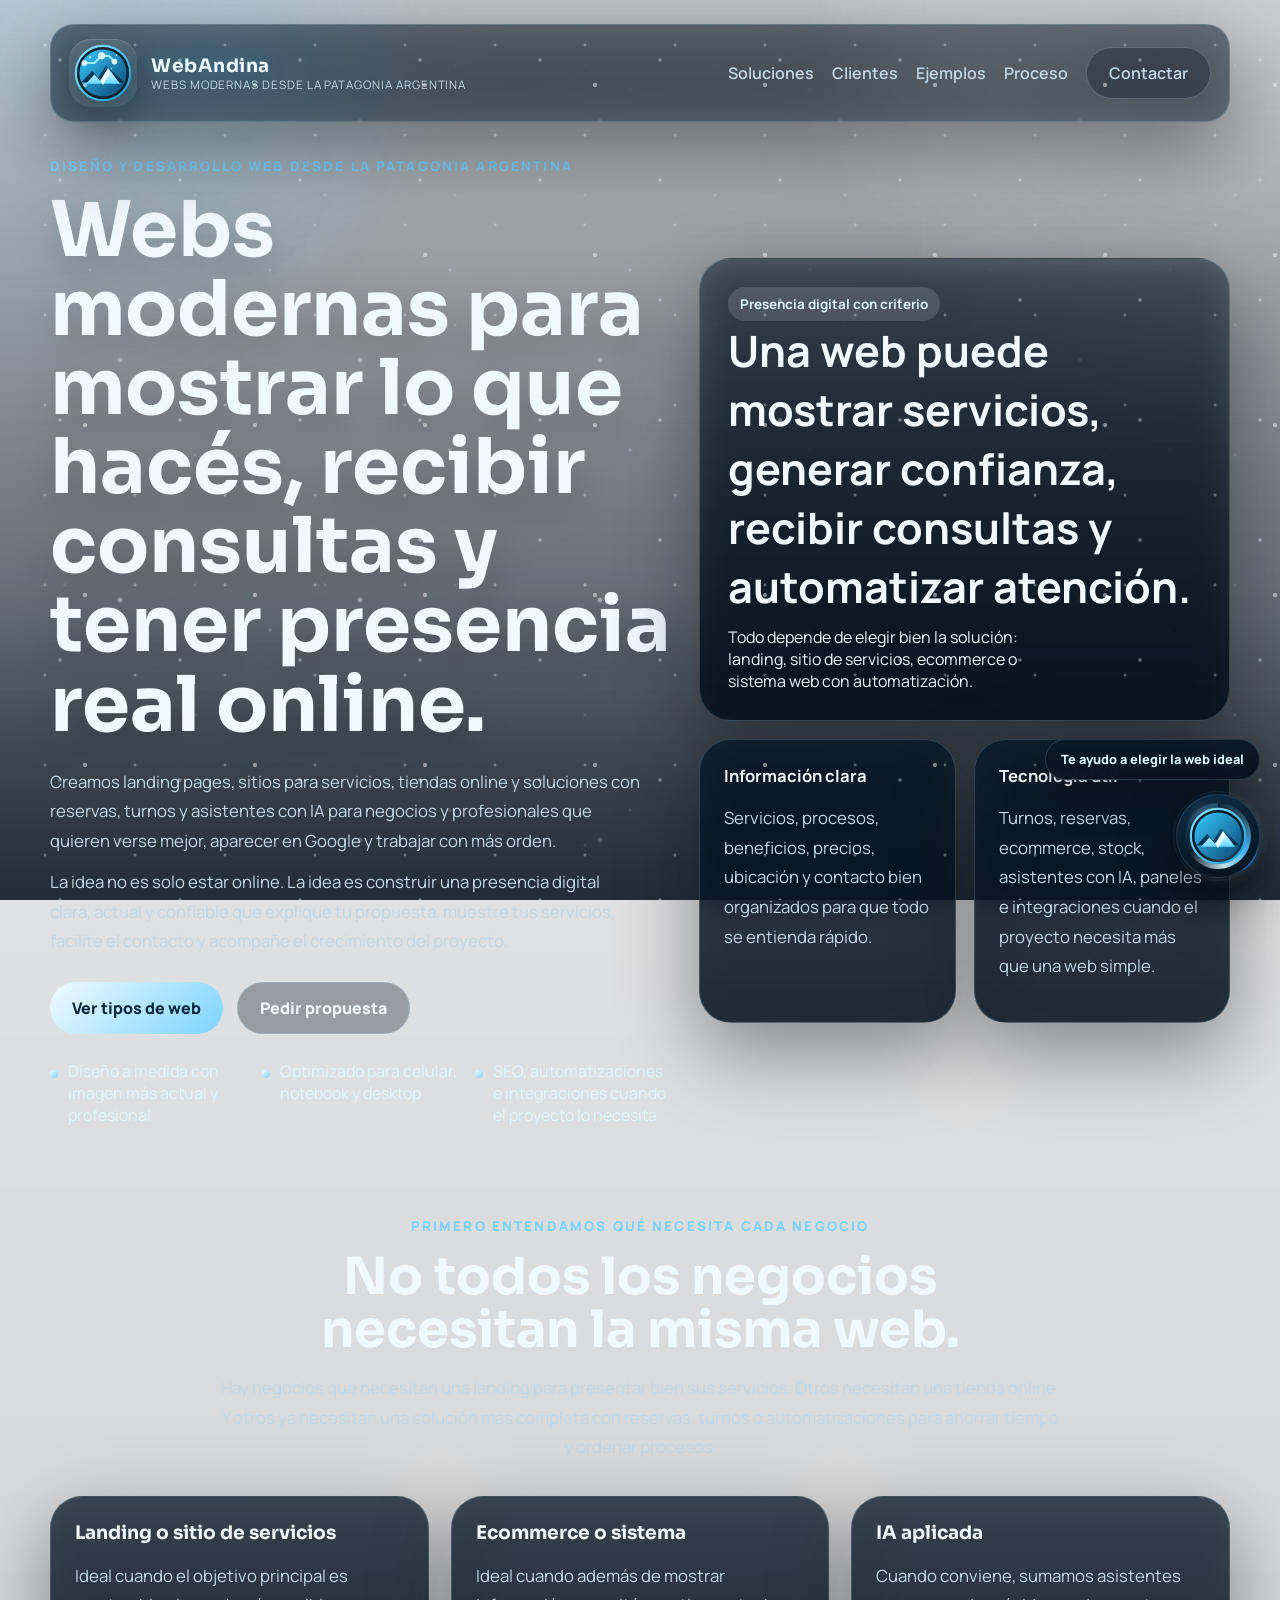
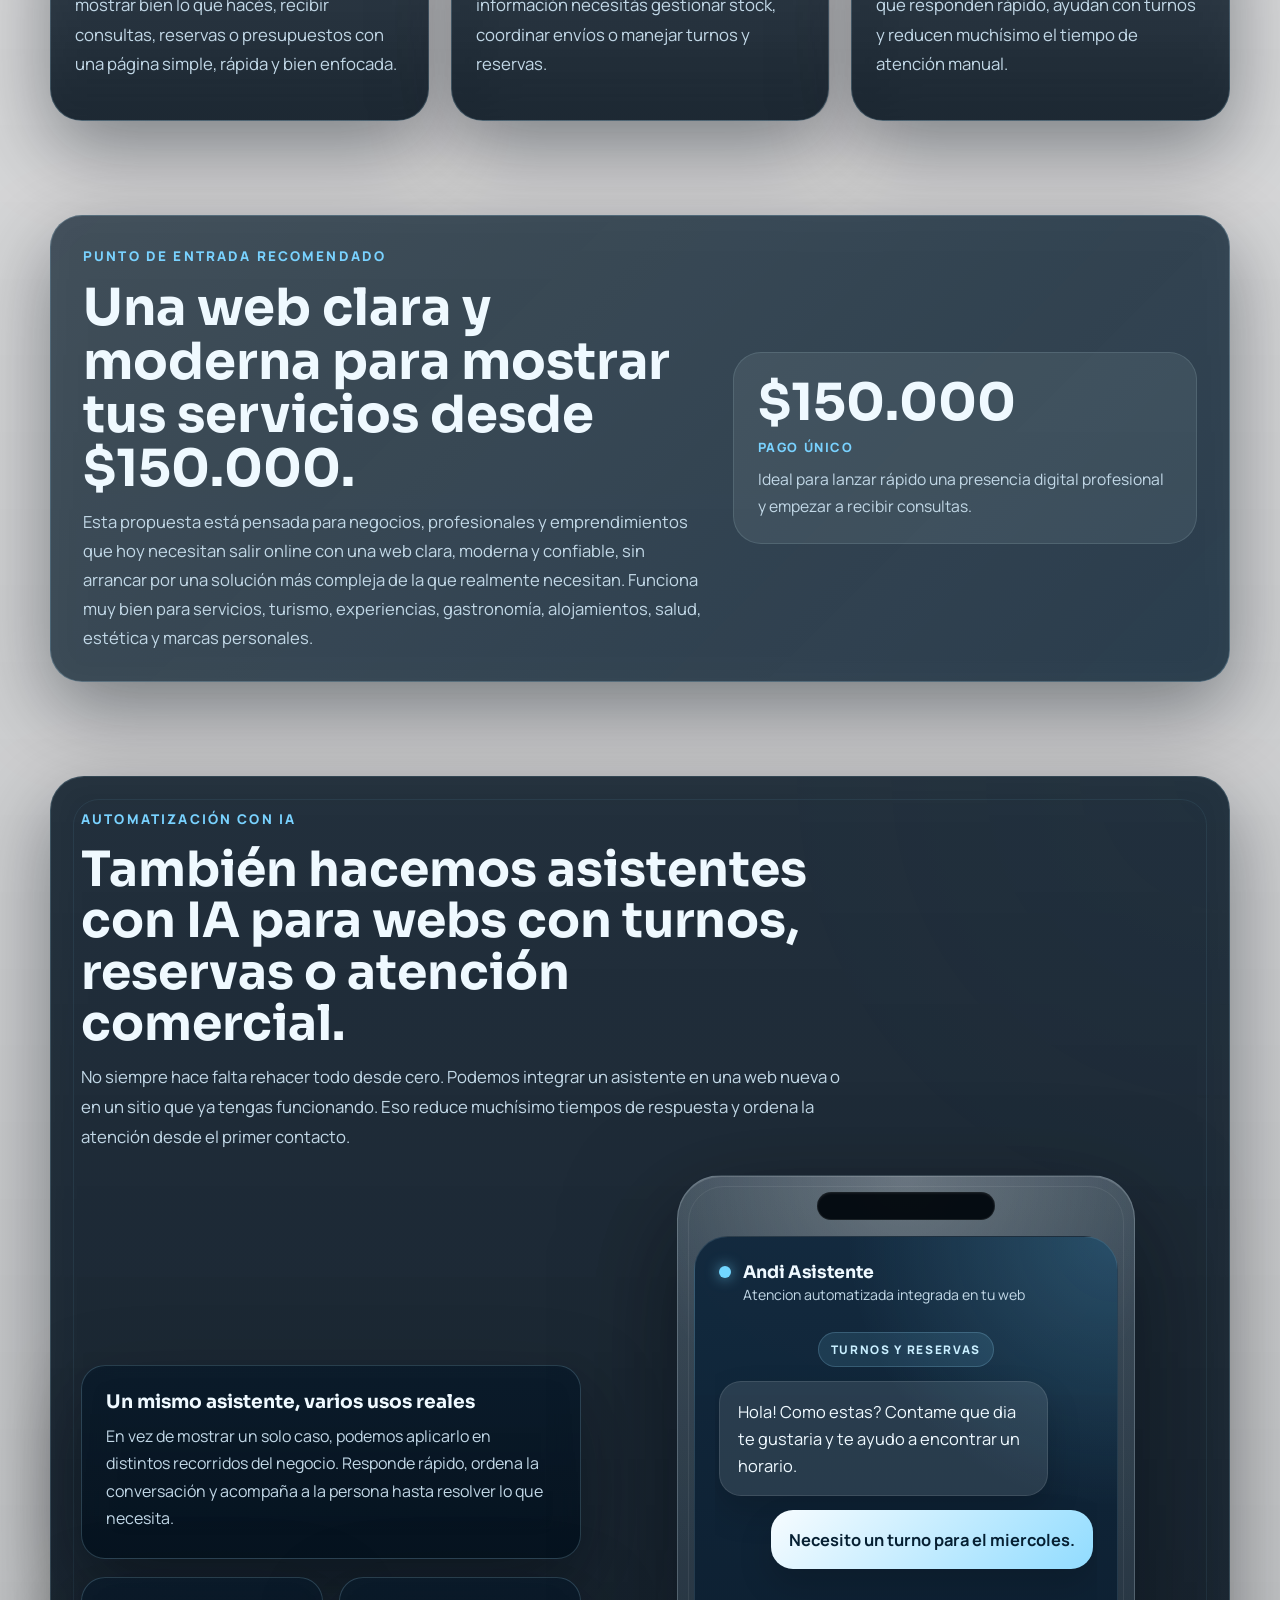
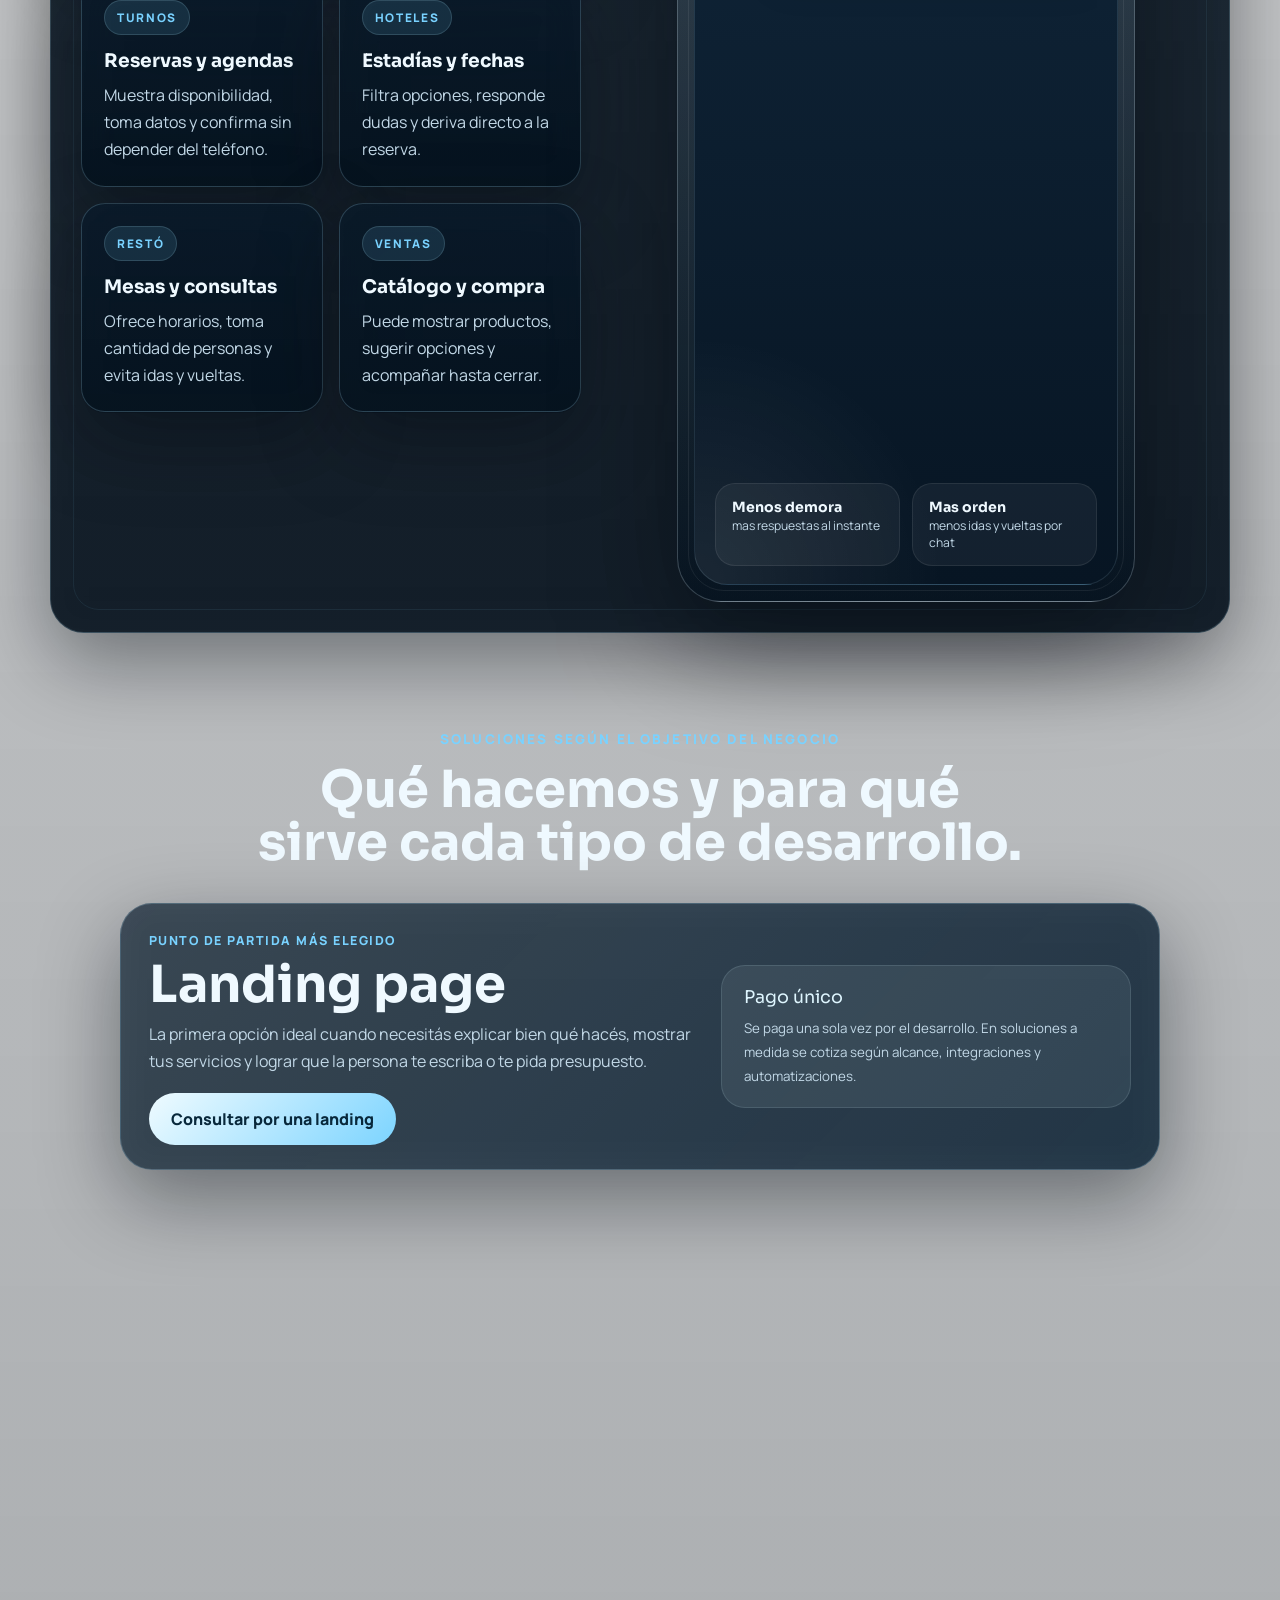
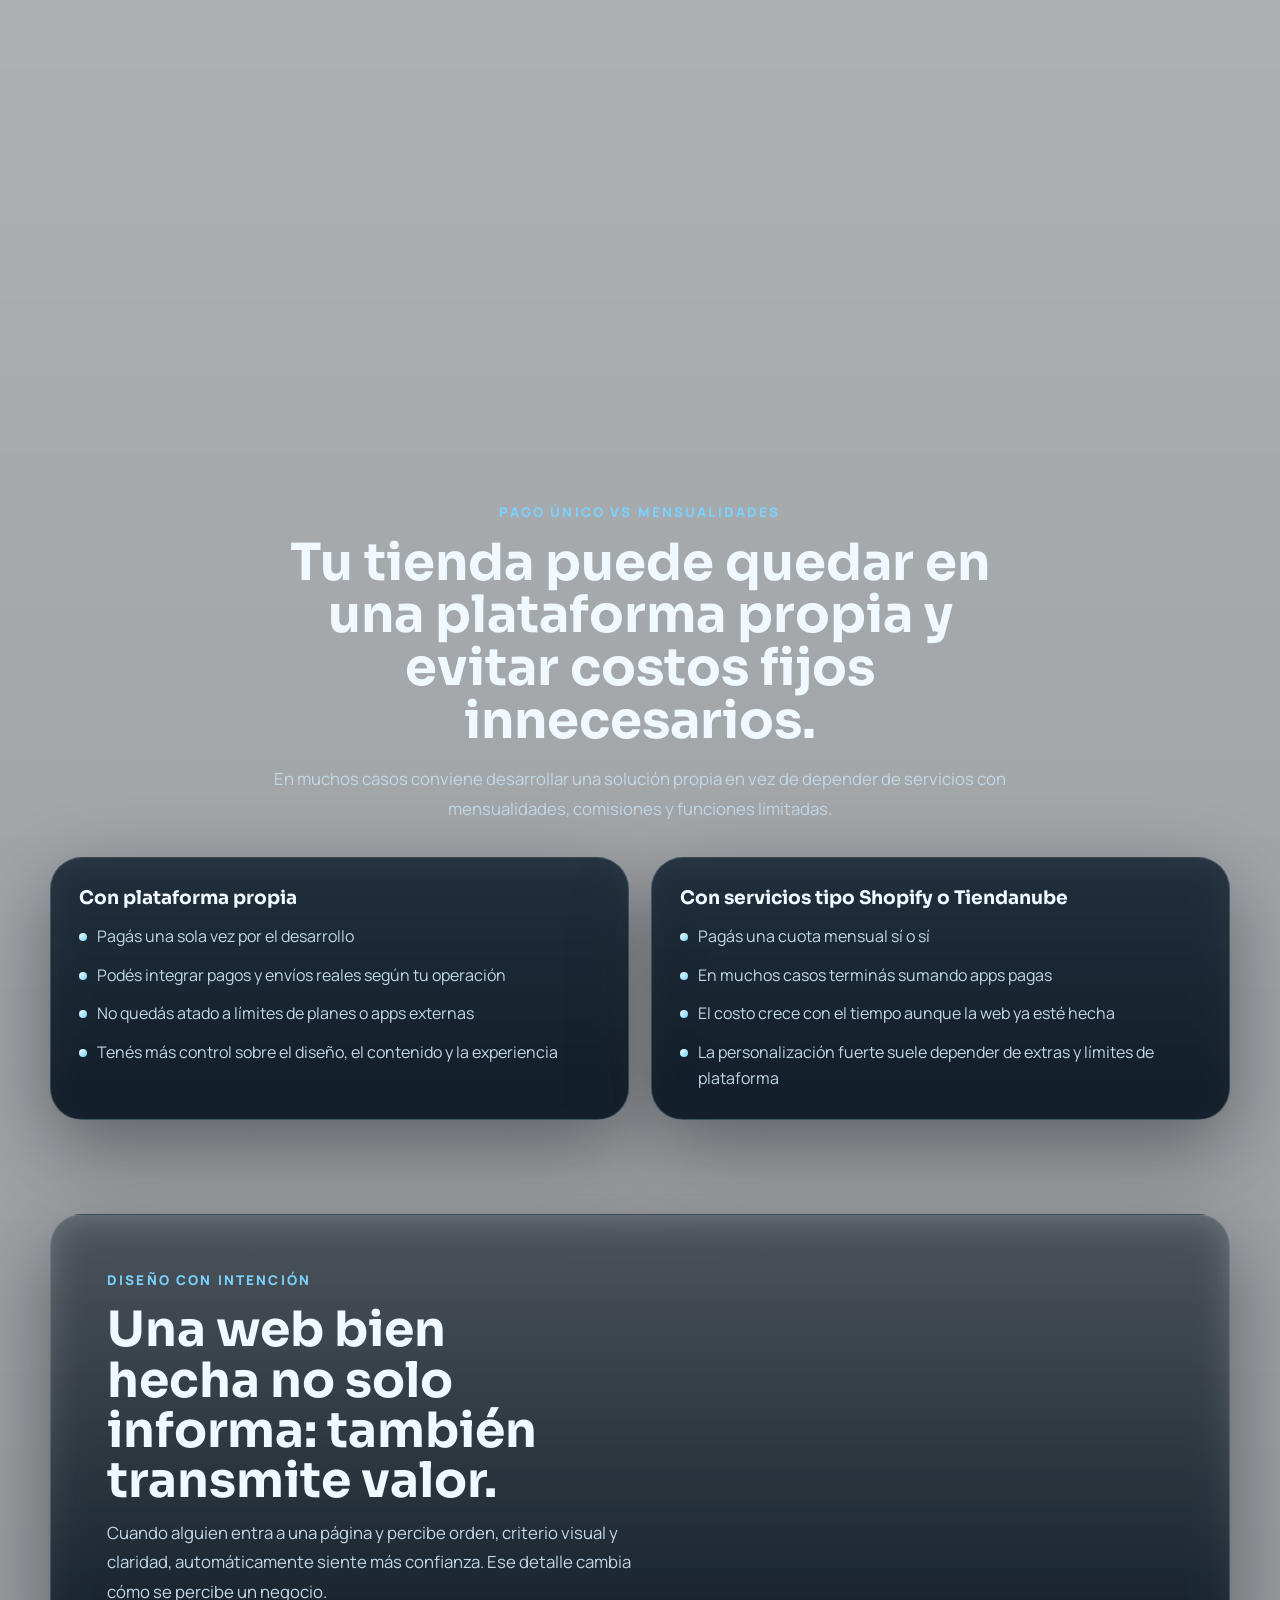
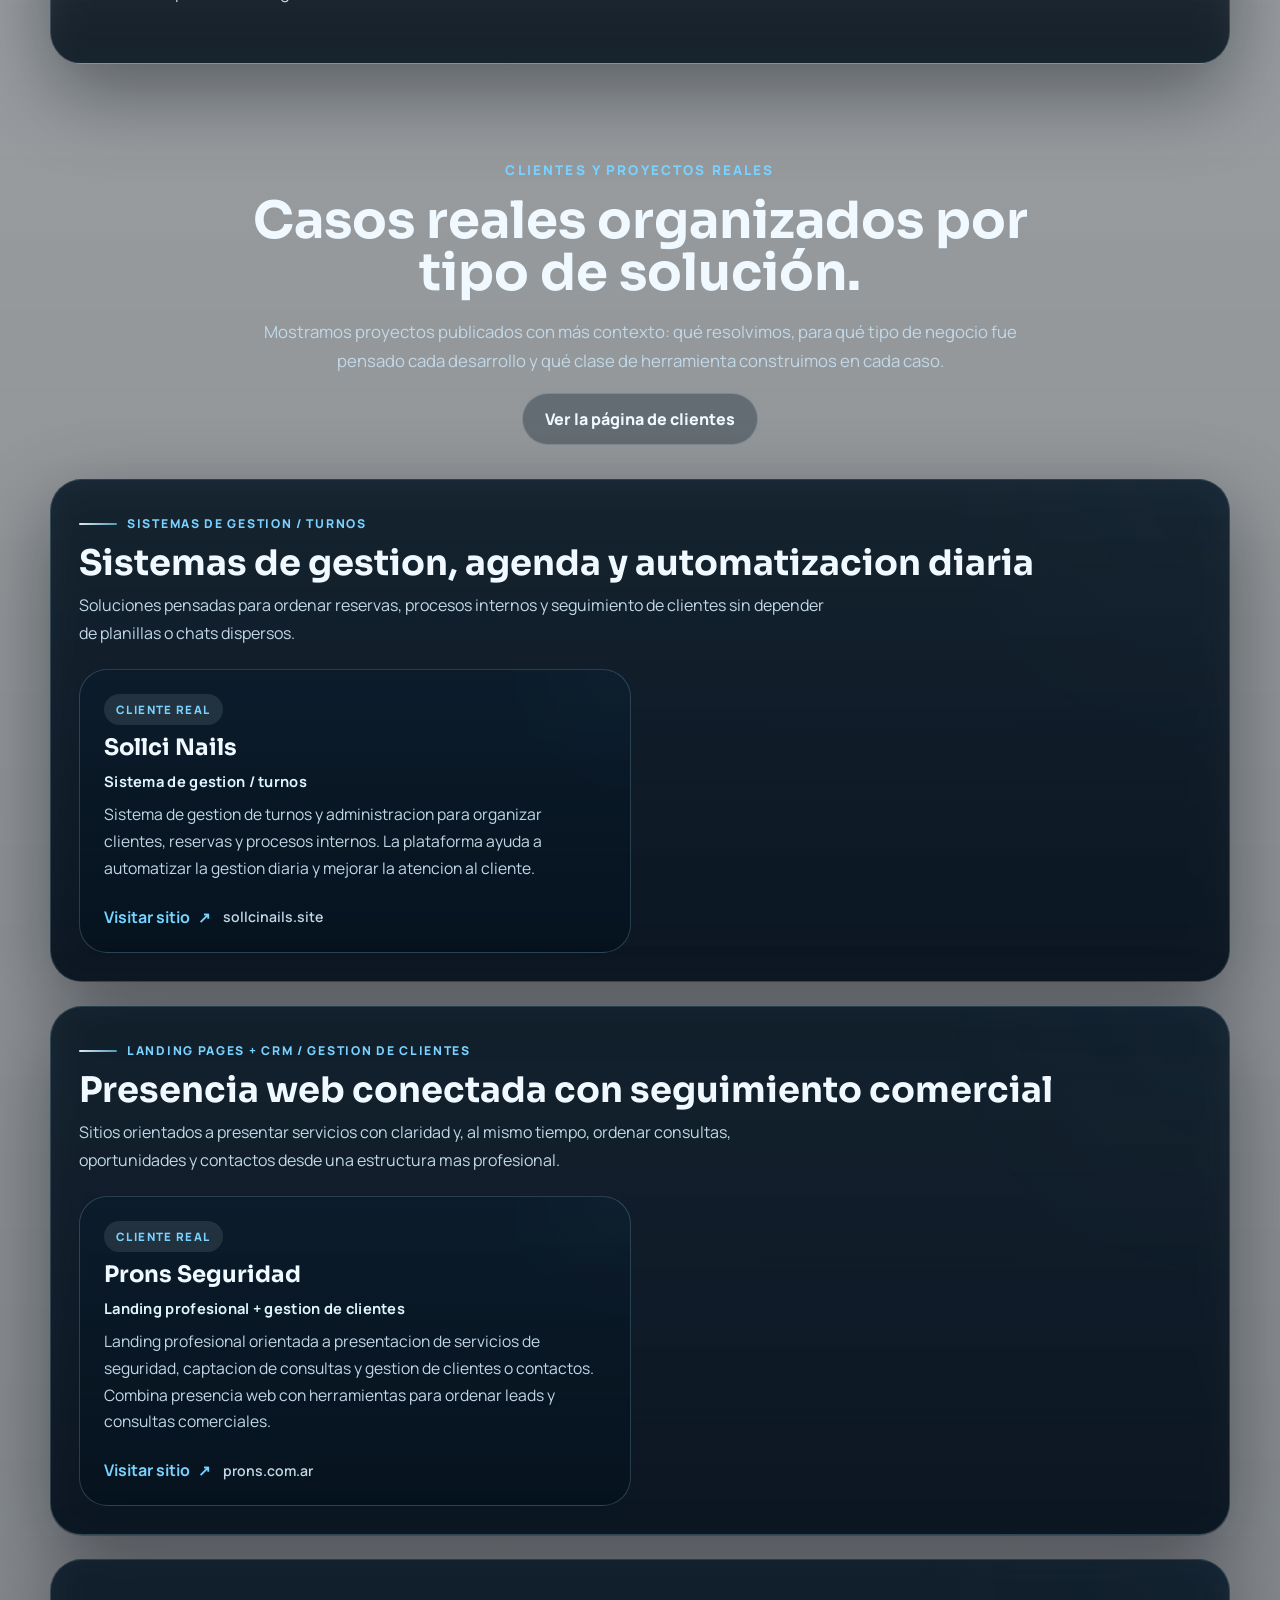
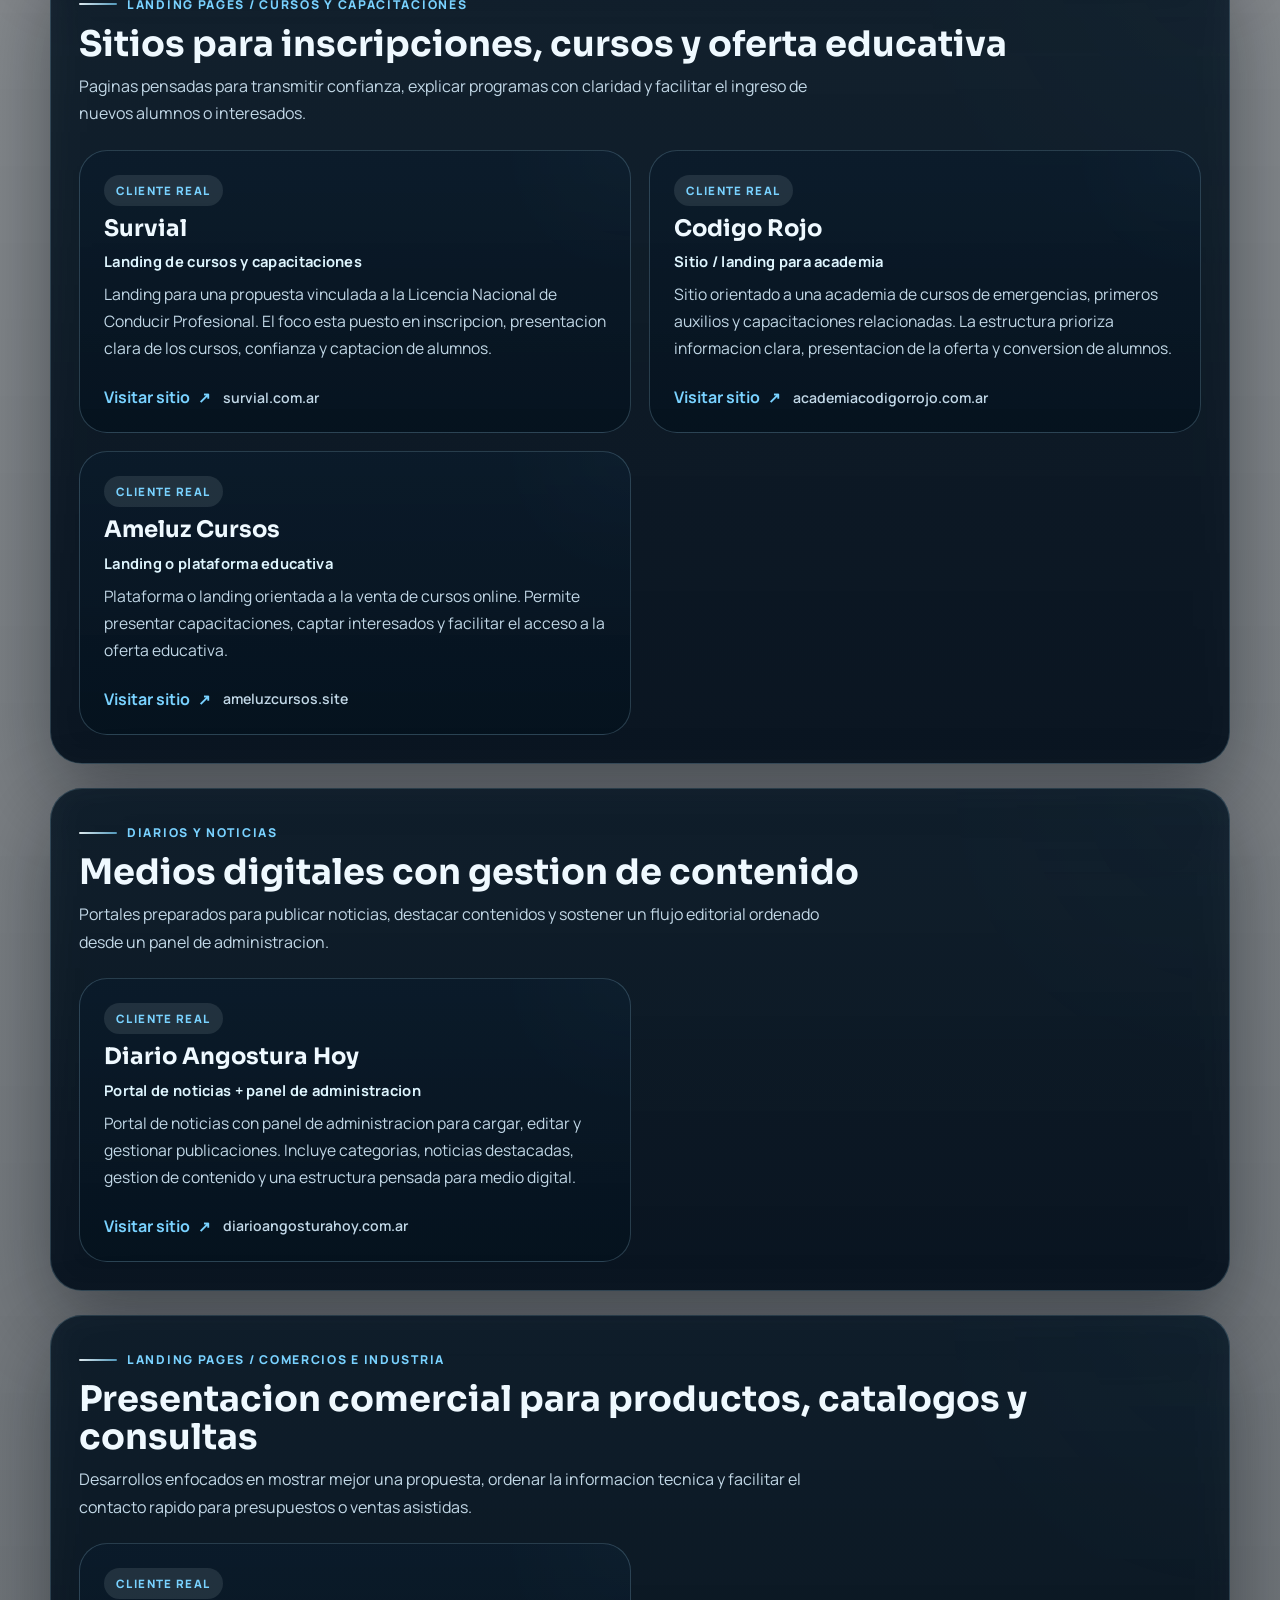
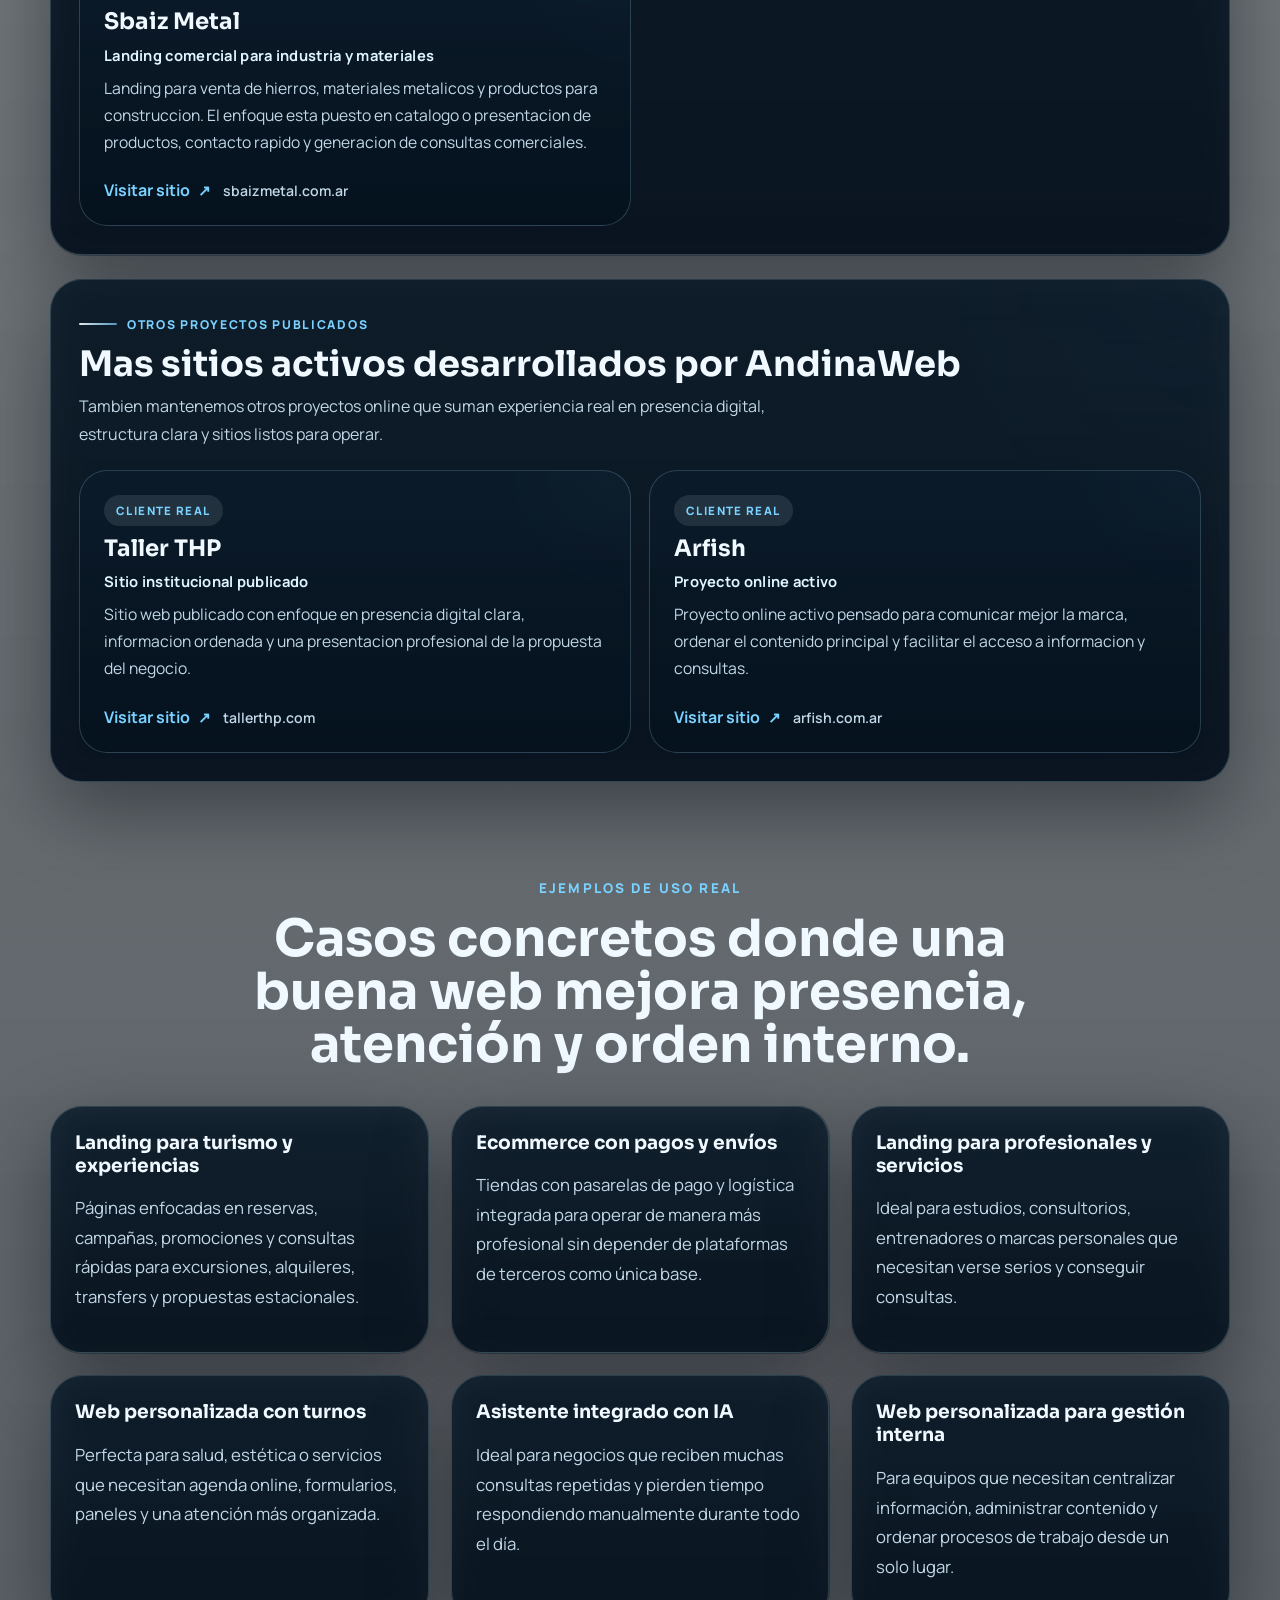
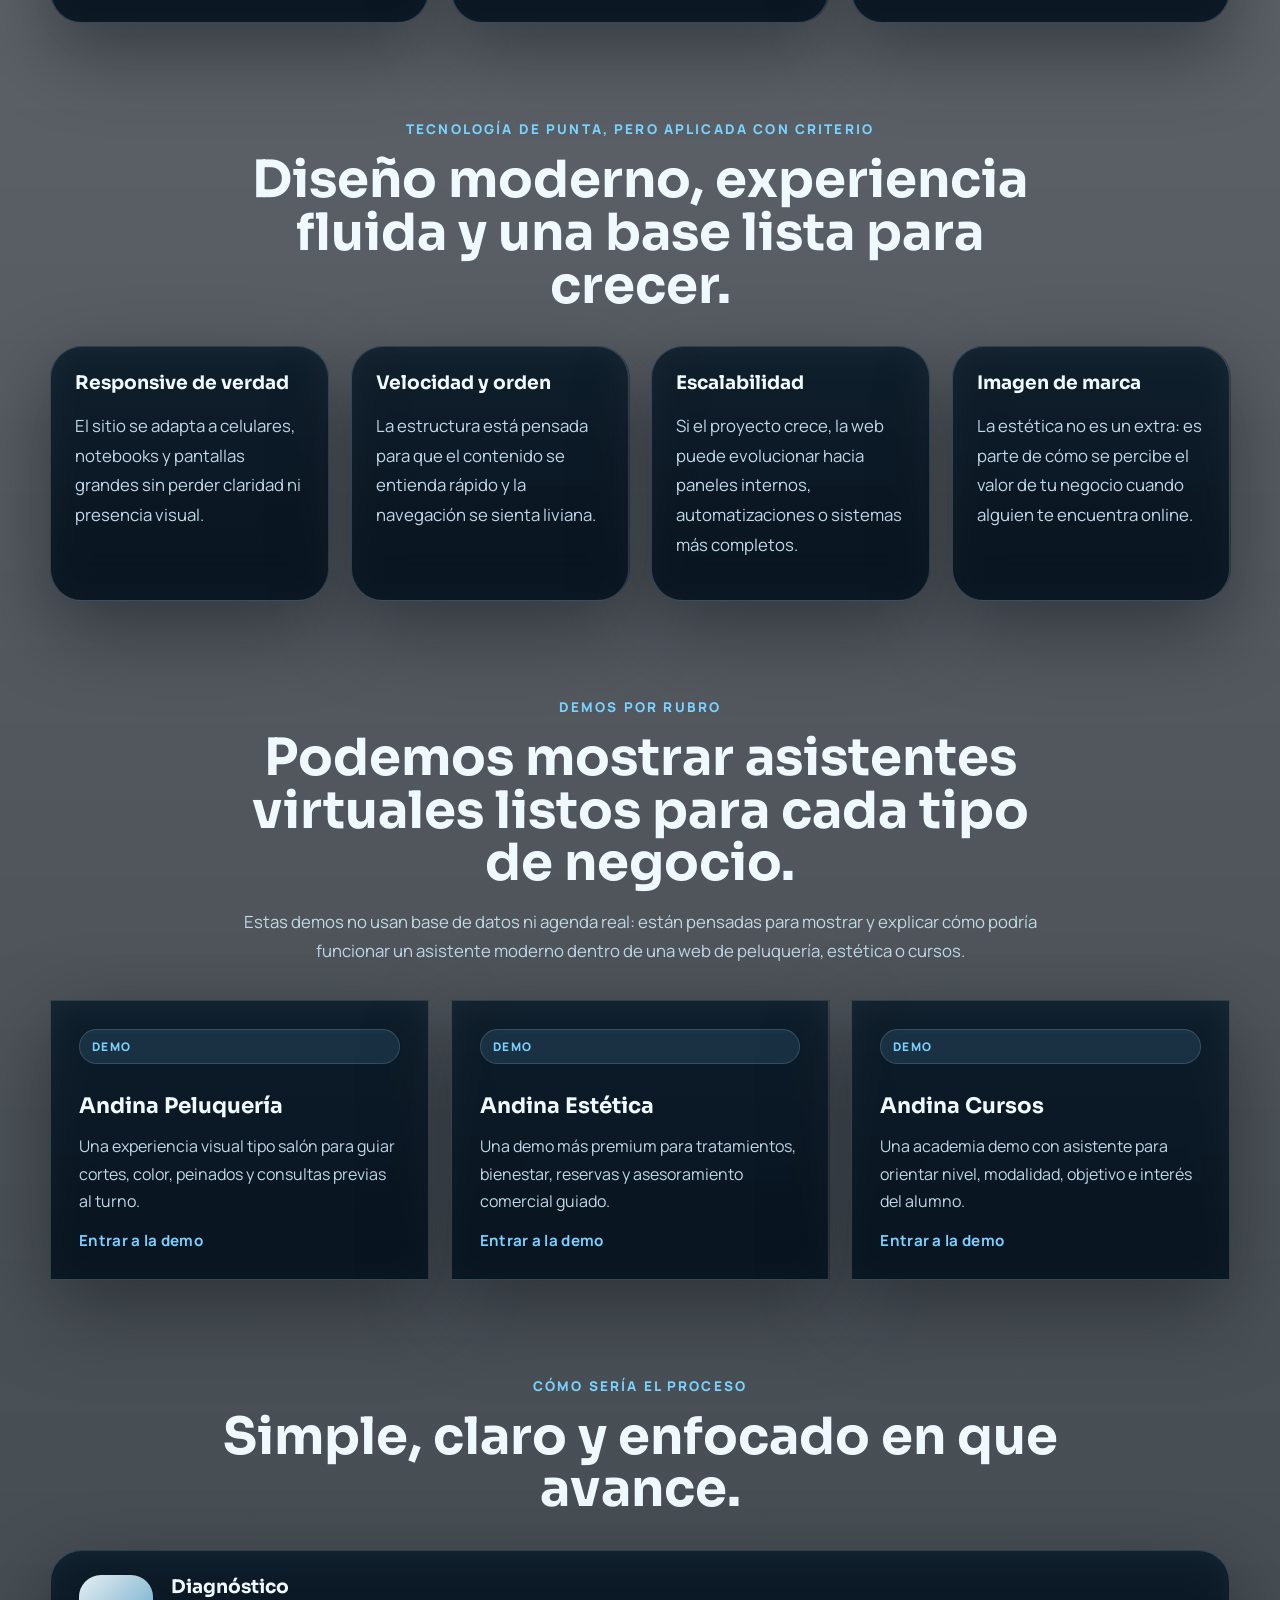
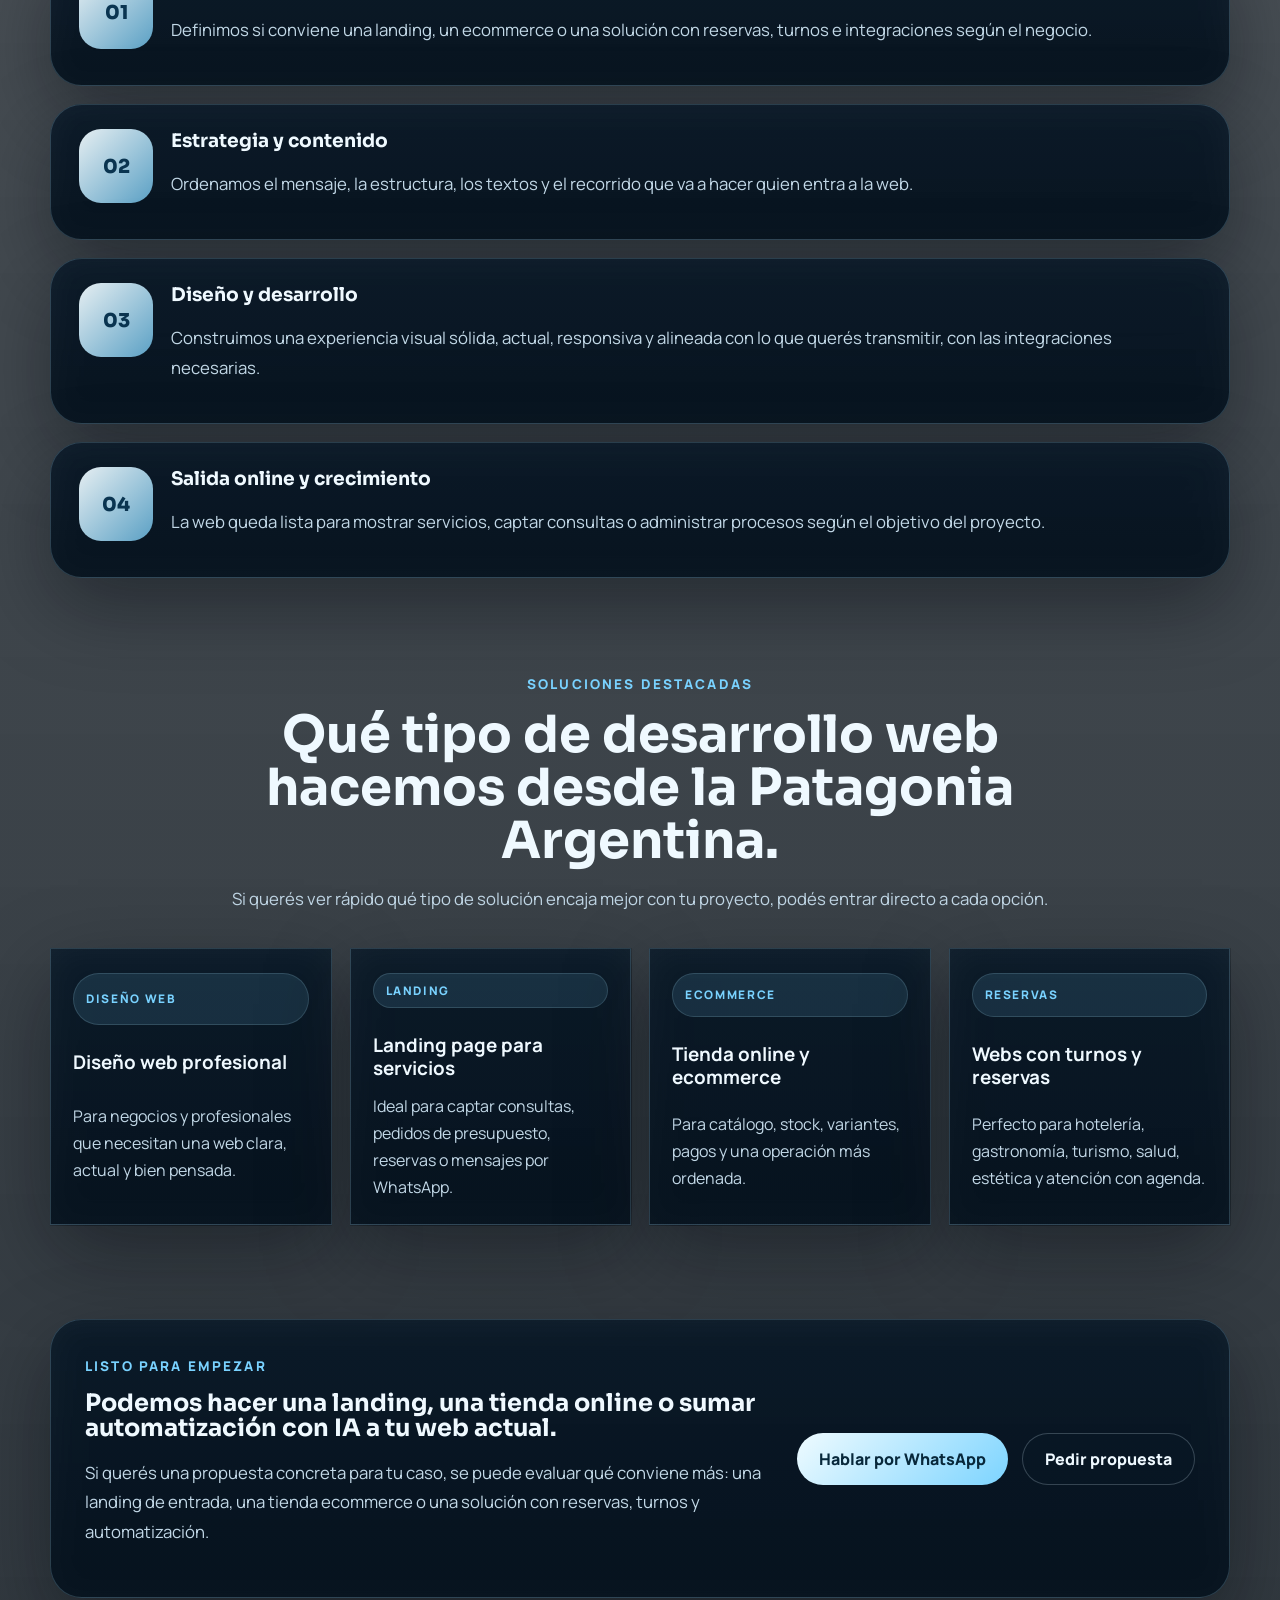
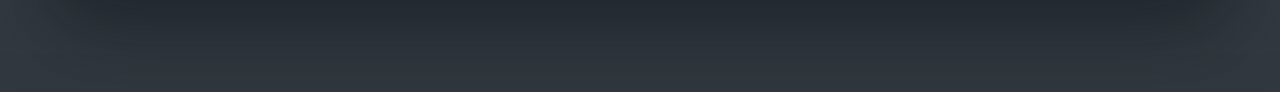
<file: index.html>
<!DOCTYPE html>
<html lang="es">
<head>
    <meta charset="UTF-8">
    <meta name="viewport" content="width=device-width, initial-scale=1.0">
    <title>Diseño Web desde la Patagonia Argentina | WebAndina</title>
    <meta name="description" content="WebAndina diseña y desarrolla webs modernas desde la Patagonia Argentina: landing pages, sitios para servicios, ecommerce, reservas y asistentes con IA para negocios y profesionales.">
    <meta name="robots" content="index, follow">
    <meta name="keywords" content="diseño web patagonia argentina, desarrollo web argentina, landing page para servicios, ecommerce, paginas web profesionales, agencia web argentina">
    <meta property="og:title" content="Diseño Web desde la Patagonia Argentina | WebAndina">
    <meta property="og:description" content="Webs modernas para mostrar servicios, aparecer mejor online, recibir consultas y sumar automatización cuando hace falta.">
    <meta property="og:type" content="website">
    <meta property="og:locale" content="es_AR">
    <meta name="twitter:card" content="summary_large_image">
    <link rel="icon" type="image/x-icon" href="./favicon.ico">
    <link rel="icon" type="image/svg+xml" href="./favicon.svg">
    <link rel="apple-touch-icon" href="./favicon-180.png">
    <link rel="preconnect" href="https://fonts.googleapis.com">
    <link rel="preconnect" href="https://fonts.gstatic.com" crossorigin>
    <link href="https://fonts.googleapis.com/css2?family=Manrope:wght@400;500;600;700;800&family=Sora:wght@500;600;700;800&display=swap" rel="stylesheet">
    <link rel="stylesheet" href="./styles.css">
    <script type="application/ld+json">
        {
            "@context": "https://schema.org",
            "@type": "ProfessionalService",
            "name": "WebAndina",
            "description": "Diseño y desarrollo web desde la Patagonia Argentina: landing pages, sitios para servicios, ecommerce, reservas y asistentes con IA.",
            "areaServed": [
                {
                    "@type": "AdministrativeArea",
                    "name": "Patagonia Argentina"
                },
                {
                    "@type": "Place",
                    "name": "Patagonia Argentina"
                }
            ],
            "serviceType": [
                "Diseño web profesional",
                "Landing pages",
                "Sitios para servicios y profesionales",
                "Ecommerce",
                "Webs con turnos y reservas",
                "Asistentes con IA"
            ],
            "telephone": "+54 9 2944 32-4419",
            "address": {
                "@type": "PostalAddress",
                "addressLocality": "Patagonia Argentina",
                "addressRegion": "Argentina",
                "addressCountry": "AR"
            }
        }
    </script>
</head>
<body>
    <div class="floating-contact" aria-label="Accesos rápidos">
        <a class="floating-button floating-messenger" href="https://m.me/61578663957604" target="_blank" rel="noreferrer" aria-label="Messenger">
            <svg viewBox="0 0 32 32" aria-hidden="true">
                <path d="M16 4C9.37 4 4 9 4 15.16c0 3.5 1.73 6.61 4.44 8.65V28l4.07-2.23c1.09.3 2.24.46 3.49.46 6.63 0 12-5 12-11.16C28 9 22.63 4 16 4Zm1.19 14.98-3.05-3.25-5.95 3.25 6.55-6.96 3.08 3.25 5.92-3.25-6.55 6.96Z" fill="currentColor"/>
            </svg>
        </a>
    </div>
    <div class="page-bg" aria-hidden="true">
        <div class="aurora"></div>
        <div class="snow snow-back"></div>
        <div class="snow snow-front"></div>
        <div class="mountains"></div>
    </div>
    <div class="snow-overlay" aria-hidden="true"></div>
    <div class="tech-orbit tech-orbit-a" aria-hidden="true"></div>
    <div class="tech-orbit tech-orbit-b" aria-hidden="true"></div>

    <header class="hero" id="inicio">
        <div class="container">
            <nav class="topbar">
                <a href="#inicio" class="brand">
                    <span class="brand-mark" aria-hidden="true">
                        <svg viewBox="0 0 84 84" role="img">
                            <defs>
                                <linearGradient id="waRing" x1="0%" y1="0%" x2="100%" y2="100%">
                                    <stop offset="0%" stop-color="#8ee7ff"/>
                                    <stop offset="100%" stop-color="#1698d8"/>
                                </linearGradient>
                                <linearGradient id="waSky" x1="0%" y1="0%" x2="100%" y2="100%">
                                    <stop offset="0%" stop-color="#37cbff"/>
                                    <stop offset="100%" stop-color="#0a4572"/>
                                </linearGradient>
                                <linearGradient id="waMountain" x1="0%" y1="0%" x2="0%" y2="100%">
                                    <stop offset="0%" stop-color="#effbff"/>
                                    <stop offset="100%" stop-color="#66d7ff"/>
                                </linearGradient>
                                <linearGradient id="waMountainDark" x1="0%" y1="0%" x2="0%" y2="100%">
                                    <stop offset="0%" stop-color="#0f5989"/>
                                    <stop offset="100%" stop-color="#082843"/>
                                </linearGradient>
                            </defs>
                            <circle cx="42" cy="42" r="38" fill="rgba(3,17,29,0.78)" stroke="url(#waRing)" stroke-width="3"/>
                            <circle cx="42" cy="42" r="33" fill="url(#waSky)"/>
                            <path d="M12 55 27 39l8 10 11-18 26 24Z" fill="url(#waMountainDark)"/>
                            <path d="M18 57 30 44l8 9 11-18 17 22Z" fill="url(#waMountain)"/>
                            <path d="m35 46 4 6 9-14 4 4-10 17Z" fill="#f8feff" opacity=".88"/>
                            <path d="M16 28h14l10-10" fill="none" stroke="#9feaff" stroke-width="3" stroke-linecap="round" stroke-linejoin="round"/>
                            <path d="M40 18h10l8 8" fill="none" stroke="#9feaff" stroke-width="3" stroke-linecap="round" stroke-linejoin="round"/>
                            <circle cx="16" cy="28" r="4" fill="#dff9ff"/>
                            <circle cx="40" cy="18" r="5" fill="#dff9ff"/>
                            <circle cx="58" cy="26" r="4" fill="#dff9ff"/>
                            <circle cx="24" cy="20" r="1.3" fill="#ffffff" opacity=".9"/>
                            <circle cx="61" cy="17" r="1.2" fill="#ffffff" opacity=".85"/>
                            <circle cx="54" cy="36" r="1.1" fill="#ffffff" opacity=".7"/>
                        </svg>
                    </span>
                    <span class="brand-copy">
                        <strong>WebAndina</strong>
                        <small>Webs modernas desde la Patagonia Argentina</small>
                    </span>
                </a>

                <div class="nav-links">
                    <a href="#soluciones">Soluciones</a>
                    <a href="./clientes">Clientes</a>
                    <a href="#ejemplos">Ejemplos</a>
                    <a href="#proceso">Proceso</a>
                    <a href="#contacto" class="button button-ghost">Contactar</a>
                </div>
            </nav>

            <div class="hero-grid">
                <div class="hero-copy reveal">
                    <span class="eyebrow">Diseño y desarrollo web desde la Patagonia Argentina</span>
                    <h1>Webs modernas para mostrar lo que hacés, recibir consultas y tener presencia real online.</h1>
                    <p class="lead">
                        Creamos landing pages, sitios para servicios, tiendas online y soluciones con reservas, turnos y asistentes con IA para negocios y profesionales que quieren verse mejor, aparecer en Google y trabajar con más orden.
                    </p>
                    <p class="sublead">
                        La idea no es solo estar online. La idea es construir una presencia digital clara, actual y confiable que explique tu propuesta, muestre tus servicios, facilite el contacto y acompañe el crecimiento del proyecto.
                    </p>
                    <div class="hero-actions">
                        <a href="#soluciones" class="button button-primary">Ver tipos de web</a>
                        <a href="https://wa.me/5492944324419?text=Hola%2C%20quiero%20pedir%20una%20propuesta%20para%20mi%20negocio." class="button button-secondary" target="_blank" rel="noreferrer">Pedir propuesta</a>
                    </div>
                    <ul class="hero-highlights">
                        <li>Diseño a medida con imagen más actual y profesional</li>
                        <li>Optimizado para celular, notebook y desktop</li>
                        <li>SEO, automatizaciones e integraciones cuando el proyecto lo necesita</li>
                    </ul>
                </div>

                <div class="hero-visual reveal">
                    <div class="glass-card feature-card feature-card-main">
                        <span class="pill">Presencia digital con criterio</span>
                        <h2>Una web puede mostrar servicios, generar confianza, recibir consultas y automatizar atención.</h2>
                        <p>Todo depende de elegir bien la solución: landing, sitio de servicios, ecommerce o sistema web con automatización.</p>
                    </div>

                    <div class="hero-mini-grid">
                        <div class="glass-card mini-card">
                            <strong>Información clara</strong>
                            <p>Servicios, procesos, beneficios, precios, ubicación y contacto bien organizados para que todo se entienda rápido.</p>
                        </div>
                        <div class="glass-card mini-card">
                            <strong>Tecnología útil</strong>
                            <p>Turnos, reservas, ecommerce, stock, asistentes con IA, paneles e integraciones cuando el proyecto necesita más que una web simple.</p>
                        </div>
                    </div>
                </div>
            </div>
        </div>
    </header>

    <main>
        <section class="section section-intro">
            <div class="container">
                <div class="section-heading reveal">
                    <span class="eyebrow">Primero entendamos qué necesita cada negocio</span>
                    <h2>No todos los negocios necesitan la misma web.</h2>
                    <p>
                        Hay negocios que necesitan una landing para presentar bien sus servicios. Otros necesitan una tienda online. Y otros ya necesitan una solución más completa con reservas, turnos o automatizaciones para ahorrar tiempo y ordenar procesos.
                    </p>
                </div>

                <div class="intro-grid">
                    <article class="glass-card intro-card reveal">
                        <h3>Landing o sitio de servicios</h3>
                        <p>Ideal cuando el objetivo principal es mostrar bien lo que hacés, recibir consultas, reservas o presupuestos con una página simple, rápida y bien enfocada.</p>
                    </article>
                    <article class="glass-card intro-card reveal">
                        <h3>Ecommerce o sistema</h3>
                        <p>Ideal cuando además de mostrar información necesitás gestionar stock, coordinar envíos o manejar turnos y reservas.</p>
                    </article>
                    <article class="glass-card intro-card reveal">
                        <h3>IA aplicada</h3>
                        <p>Cuando conviene, sumamos asistentes que responden rápido, ayudan con turnos y reducen muchísimo el tiempo de atención manual.</p>
                    </article>
                </div>
            </div>
        </section>

        <section class="section section-local-offer" id="presencia-digital">
            <div class="container">
                <div class="local-offer-card reveal">
                    <div class="local-offer-copy">
                        <span class="eyebrow">Punto de entrada recomendado</span>
                        <h2>Una web clara y moderna para mostrar tus servicios desde $150.000.</h2>
                        <p>
                            Esta propuesta está pensada para negocios, profesionales y emprendimientos que hoy necesitan salir online con una web clara, moderna y confiable, sin arrancar por una solución más compleja de la que realmente necesitan. Funciona muy bien para servicios, turismo, experiencias, gastronomía, alojamientos, salud, estética y marcas personales.
                        </p>
                    </div>
                    <div class="local-offer-price">
                        <strong>$150.000</strong>
                        <span>Pago único</span>
                        <small>Ideal para lanzar rápido una presencia digital profesional y empezar a recibir consultas.</small>
                    </div>
                </div>
            </div>
        </section>

        <section class="section section-ai">
            <div class="container">
                <div class="ai-panel reveal">
                    <div class="ai-copy">
                        <span class="eyebrow">Automatización con IA</span>
                        <h2>También hacemos asistentes con IA para webs con turnos, reservas o atención comercial.</h2>
                        <p>
                            No siempre hace falta rehacer todo desde cero. Podemos integrar un asistente en una web nueva o en un sitio que ya tengas funcionando. Eso reduce muchísimo tiempos de respuesta y ordena la atención desde el primer contacto.
                        </p>
                    </div>

                    <div class="assistant-showcase">
                        <div class="assistant-copy reveal">
                            <article class="glass-card ai-card ai-card-intro">
                                <h3>Un mismo asistente, varios usos reales</h3>
                                <p>En vez de mostrar un solo caso, podemos aplicarlo en distintos recorridos del negocio. Responde rápido, ordena la conversación y acompaña a la persona hasta resolver lo que necesita.</p>
                            </article>
                            <div class="assistant-scenarios">
                                <article class="glass-card ai-card scenario-card">
                                    <span class="scenario-chip">Turnos</span>
                                    <h3>Reservas y agendas</h3>
                                    <p>Muestra disponibilidad, toma datos y confirma sin depender del teléfono.</p>
                                </article>
                                <article class="glass-card ai-card scenario-card">
                                    <span class="scenario-chip">Hoteles</span>
                                    <h3>Estadías y fechas</h3>
                                    <p>Filtra opciones, responde dudas y deriva directo a la reserva.</p>
                                </article>
                                <article class="glass-card ai-card scenario-card">
                                    <span class="scenario-chip">Restó</span>
                                    <h3>Mesas y consultas</h3>
                                    <p>Ofrece horarios, toma cantidad de personas y evita idas y vueltas.</p>
                                </article>
                                <article class="glass-card ai-card scenario-card">
                                    <span class="scenario-chip">Ventas</span>
                                    <h3>Catálogo y compra</h3>
                                    <p>Puede mostrar productos, sugerir opciones y acompañar hasta cerrar.</p>
                                </article>
                            </div>
                        </div>

                        <div class="assistant-demo reveal" aria-label="Demostracion visual de asistente con IA">
                            <div class="phone-mockup phone-mockup-demo">
                                <div class="phone-notch"></div>
                                <div class="phone-screen phone-screen-demo">
                                    <div class="chat-head">
                                        <span class="chat-dot"></span>
                                        <strong>Andi Asistente</strong>
                                        <small>Atencion automatizada integrada en tu web</small>
                                    </div>
                                    <div class="chat-stage" data-chat-stage>
                                        <div class="chat-scene is-active" data-chat-scene>
                                            <div class="chat-scene-tag" data-chat-line>Turnos y reservas</div>
                                            <div class="chat-message chat-message-bot" data-chat-line>Hola! Como estas? Contame que dia te gustaria y te ayudo a encontrar un horario.</div>
                                            <div class="chat-message chat-message-user" data-chat-line>Necesito un turno para el miercoles.</div>
                                            <div class="chat-typing-live" data-chat-line aria-label="Andi esta escribiendo">
                                                <span></span><span></span><span></span>
                                            </div>
                                            <div class="chat-scroll chat-scroll-demo" data-chat-line>
                                                <span>mié 25/03</span>
                                                <span>15:00</span>
                                                <span>17:30</span>
                                            </div>
                                            <div class="chat-message chat-message-bot" data-chat-line>Buenisimo. Tengo esos horarios libres y si elegis uno te lo dejo confirmado al toque.</div>
                                            <div class="chat-message chat-message-user" data-chat-line>Perfecto, reservalo a las 17:30.</div>
                                            <div class="chat-typing-live" data-chat-line aria-label="Andi esta escribiendo">
                                                <span></span><span></span><span></span>
                                            </div>
                                            <div class="chat-message chat-message-bot chat-message-success" data-chat-line>Turno generado con exito. Te enviamos toda la informacion a tu WhatsApp.</div>
                                        </div>

                                        <div class="chat-scene" data-chat-scene>
                                            <div class="chat-scene-tag" data-chat-line>Hoteles y estadias</div>
                                            <div class="chat-message chat-message-bot" data-chat-line>Hola! Decime para cuantas personas y para que fechas, asi te muestro opciones que realmente te sirvan.</div>
                                            <div class="chat-message chat-message-user" data-chat-line>Busco una habitacion para dos este finde.</div>
                                            <div class="chat-typing-live" data-chat-line aria-label="Andi esta escribiendo">
                                                <span></span><span></span><span></span>
                                            </div>
                                            <div class="chat-scroll chat-scroll-demo" data-chat-line>
                                                <span>Vista lago</span>
                                                <span>Desayuno</span>
                                                <span>Check-in flexible</span>
                                            </div>
                                            <div class="chat-message chat-message-bot" data-chat-line>Tengo estas alternativas para vos y si queres seguimos juntas hasta terminar la reserva.</div>
                                            <div class="chat-message chat-message-user" data-chat-line>Buenisimo, quiero la opcion con vista lago.</div>
                                            <div class="chat-typing-live" data-chat-line aria-label="Andi esta escribiendo">
                                                <span></span><span></span><span></span>
                                            </div>
                                            <div class="chat-message chat-message-bot chat-message-success" data-chat-line>Reserva generada con exito. Te enviamos toda la informacion a tu WhatsApp.</div>
                                        </div>

                                        <div class="chat-scene" data-chat-scene>
                                            <div class="chat-scene-tag" data-chat-line>Mesas en restaurantes</div>
                                            <div class="chat-message chat-message-bot" data-chat-line>Hola! Como estas? Decime para cuantas personas y te paso los horarios que tengo hoy.</div>
                                            <div class="chat-message chat-message-user" data-chat-line>Quiero una mesa para cuatro hoy a la noche.</div>
                                            <div class="chat-typing-live" data-chat-line aria-label="Andi esta escribiendo">
                                                <span></span><span></span><span></span>
                                            </div>
                                            <div class="chat-choice-row" data-chat-line>
                                                <span>21:00</span>
                                                <span>21:30</span>
                                                <span>22:15</span>
                                            </div>
                                            <div class="chat-message chat-message-bot" data-chat-line>Tengo esos horarios disponibles. Si te queda bien uno, te la dejo reservada ahora mismo.</div>
                                            <div class="chat-message chat-message-user" data-chat-line>Genial, confirmame la mesa para las 21:30.</div>
                                            <div class="chat-typing-live" data-chat-line aria-label="Andi esta escribiendo">
                                                <span></span><span></span><span></span>
                                            </div>
                                            <div class="chat-message chat-message-bot chat-message-success" data-chat-line>Mesa generada con exito. Te enviamos toda la informacion a tu WhatsApp.</div>
                                        </div>

                                        <div class="chat-scene" data-chat-scene>
                                            <div class="chat-scene-tag" data-chat-line>Catalogo y compra</div>
                                            <div class="chat-message chat-message-bot" data-chat-line>Hola! Si queres te muestro algunas opciones y despues te ayudo con talle, stock y pago.</div>
                                            <div class="chat-message chat-message-user" data-chat-line>Mostrame camperas negras.</div>
                                            <div class="chat-typing-live" data-chat-line aria-label="Andi esta escribiendo">
                                                <span></span><span></span><span></span>
                                            </div>
                                            <div class="chat-catalog-row" data-chat-line>
                                                <article>
                                                    <strong>Aspen</strong>
                                                    <small>Talles S al XL</small>
                                                </article>
                                                <article>
                                                    <strong>Nieve</strong>
                                                    <small>Impermeable</small>
                                                </article>
                                            </div>
                                            <div class="chat-message chat-message-bot" data-chat-line>Si te gusta una, te digo al toque si hay stock y te acompaño hasta cerrar la compra.</div>
                                            <div class="chat-message chat-message-user" data-chat-line>Me llevo la Aspen en talle M.</div>
                                            <div class="chat-typing-live" data-chat-line aria-label="Andi esta escribiendo">
                                                <span></span><span></span><span></span>
                                            </div>
                                            <div class="chat-message chat-message-bot chat-message-success" data-chat-line>Compra generada con exito. Te enviamos toda la informacion a tu WhatsApp.</div>
                                        </div>
                                    </div>
                                    <div class="chat-demo-footer">
                                        <div><strong>Menos demora</strong><small>mas respuestas al instante</small></div>
                                        <div><strong>Mas orden</strong><small>menos idas y vueltas por chat</small></div>
                                    </div>
                                </div>
                            </div>
                        </div>
                    </div>
                </div>
            </div>
        </section>

        <section class="section section-services" id="soluciones">
            <div class="container">
                <div class="section-heading narrow reveal">
                    <span class="eyebrow">Soluciones según el objetivo del negocio</span>
                    <h2>Qué hacemos y para qué sirve cada tipo de desarrollo.</h2>
                </div>

                <div class="pricing-banner reveal">
                    <div class="pricing-copy">
                        <span class="pricing-label">Punto de partida más elegido</span>
                        <strong>Landing page</strong>
                        <p>La primera opción ideal cuando necesitás explicar bien qué hacés, mostrar tus servicios y lograr que la persona te escriba o te pida presupuesto.</p>
                        <div class="pricing-actions">
                            <a href="https://wa.me/5492944324419?text=Hola%2C%20quiero%20consultar%20por%20una%20landing%20para%20mi%20negocio." class="button button-primary" target="_blank" rel="noreferrer">Consultar por una landing</a>
                        </div>
                    </div>
                    <div class="pricing-meta">
                        <span>Pago único</span>
                        <small>Se paga una sola vez por el desarrollo. En soluciones a medida se cotiza según alcance, integraciones y automatizaciones.</small>
                    </div>
                </div>

                <div class="services-grid">
                    <article class="service-card service-card-featured reveal">
                        <div class="service-mark">
                        <span>Landing</span>
                        </div>
                        <h3>Landing page o sitio enfocado</h3>
                        <p>
                            Esta propuesta está pensada para presentar bien tu servicio o propuesta y llevar a la persona a una acción concreta. Técnicamente se la conoce como <strong>landing page</strong> o <strong>página de conversión</strong>.
                        </p>
                        <p>
                            Es ideal cuando querés presentar una propuesta puntual de forma clara, visual e impactante para que el visitante entienda rápido, te escriba, reserve o pida presupuesto. Es la mejor primera opción para muchísimos negocios.
                        </p>
                        <ul>
                            <li>Explica tu propuesta de forma ordenada y clara</li>
                            <li>Hace más fácil que te escriban por WhatsApp o formulario</li>
                            <li>Sirve para servicios, promociones, campañas y propuestas puntuales</li>
                            <li>Está pensada para ordenar tu presencia online, no solo para "tener una web"</li>
                            <li>Se puede lanzar rápido y después escalar</li>
                        </ul>
                        <div class="example-box">
                            <strong>Ejemplo claro:</strong>
                            <span>Una propuesta de servicios, una campaña publicitaria, un emprendimiento que quiere verse profesional o una marca que necesita recibir consultas sin complicarse con un sistema grande.</span>
                        </div>
                    </article>

                    <article class="service-card reveal">
                        <div class="service-mark">
                            <span>Ecommerce</span>
                        </div>
                        <h3>Tiendas ecommerce y sistemas web a medida</h3>
                        <p>
                            Para negocios que necesitan venta online, integrar pagos, trabajar con envíos o administrar procesos internos, desarrollamos tiendas ecommerce y sistemas web personalizados.
                        </p>
                        <p>
                            Acá la web no solo comunica: también organiza tareas, centraliza información y acompaña la operación diaria del negocio.
                        </p>
                        <ul>
                            <li>Tiendas online con pasarelas de pago</li>
                            <li>Integraciones con Andreani y Correo Argentino</li>
                            <li>Catálogo, stock y panel de administración</li>
                            <li>Reservas, turnos o formularios avanzados</li>
                            <li>Soluciones a medida sin quedar atado a plataformas caras</li>
                        </ul>
                        <div class="example-box">
                            <strong>Ejemplo claro:</strong>
                            <span>Una tienda que necesita pagos y envíos propios, un negocio con reservas, o una empresa que necesita un sistema más ordenado que una web simple.</span>
                        </div>
                    </article>
                </div>
            </div>
        </section>

        <section class="section section-savings">
            <div class="container">
                <div class="section-heading narrow reveal">
                    <span class="eyebrow">Pago único vs mensualidades</span>
                    <h2>Tu tienda puede quedar en una plataforma propia y evitar costos fijos innecesarios.</h2>
                    <p>
                        En muchos casos conviene desarrollar una solución propia en vez de depender de servicios con mensualidades, comisiones y funciones limitadas.
                    </p>
                </div>

                <div class="savings-grid">
                    <article class="glass-card savings-card reveal">
                        <h3>Con plataforma propia</h3>
                        <ul>
                            <li>Pagás una sola vez por el desarrollo</li>
                            <li>Podés integrar pagos y envíos reales según tu operación</li>
                            <li>No quedás atado a límites de planes o apps externas</li>
                            <li>Tenés más control sobre el diseño, el contenido y la experiencia</li>
                        </ul>
                    </article>
                    <article class="glass-card savings-card reveal">
                        <h3>Con servicios tipo Shopify o Tiendanube</h3>
                        <ul>
                            <li>Pagás una cuota mensual sí o sí</li>
                            <li>En muchos casos terminás sumando apps pagas</li>
                            <li>El costo crece con el tiempo aunque la web ya esté hecha</li>
                            <li>La personalización fuerte suele depender de extras y límites de plataforma</li>
                        </ul>
                    </article>
                </div>
            </div>
        </section>

        <section class="section scenic-band">
            <div class="container">
                <div class="scenic-card reveal">
                    <span class="eyebrow">Diseño con intención</span>
                    <h2>Una web bien hecha no solo informa: también transmite valor.</h2>
                    <p>
                        Cuando alguien entra a una página y percibe orden, criterio visual y claridad, automáticamente siente más confianza. Ese detalle cambia cómo se percibe un negocio.
                    </p>
                </div>
            </div>
        </section>

        <section class="section section-clients" id="clientes">
            <div class="container">
                <div class="section-heading narrow reveal">
                    <span class="eyebrow">Clientes y proyectos reales</span>
                    <h2>Casos reales organizados por tipo de solución.</h2>
                    <p>
                        Mostramos proyectos publicados con más contexto: qué resolvimos, para qué tipo de negocio fue pensado cada desarrollo y qué clase de herramienta construimos en cada caso.
                    </p>
                    <div class="section-heading-actions">
                        <a href="./clientes" class="button button-secondary">Ver la página de clientes</a>
                    </div>
                </div>
                <div class="clients-categories" data-clients-categories></div>
            </div>
        </section>

        <section class="section section-examples" id="ejemplos">
            <div class="container">
                <div class="section-heading reveal">
                    <span class="eyebrow">Ejemplos de uso real</span>
                    <h2>Casos concretos donde una buena web mejora presencia, atención y orden interno.</h2>
                </div>

                <div class="examples-grid">
                    <article class="example-card reveal">
                        <h3>Landing para turismo y experiencias</h3>
                        <p>Páginas enfocadas en reservas, campañas, promociones y consultas rápidas para excursiones, alquileres, transfers y propuestas estacionales.</p>
                    </article>
                    <article class="example-card reveal">
                        <h3>Ecommerce con pagos y envíos</h3>
                        <p>Tiendas con pasarelas de pago y logística integrada para operar de manera más profesional sin depender de plataformas de terceros como única base.</p>
                    </article>
                    <article class="example-card reveal">
                        <h3>Landing para profesionales y servicios</h3>
                        <p>Ideal para estudios, consultorios, entrenadores o marcas personales que necesitan verse serios y conseguir consultas.</p>
                    </article>
                    <article class="example-card reveal">
                        <h3>Web personalizada con turnos</h3>
                        <p>Perfecta para salud, estética o servicios que necesitan agenda online, formularios, paneles y una atención más organizada.</p>
                    </article>
                    <article class="example-card reveal">
                        <h3>Asistente integrado con IA</h3>
                        <p>Ideal para negocios que reciben muchas consultas repetidas y pierden tiempo respondiendo manualmente durante todo el día.</p>
                    </article>
                    <article class="example-card reveal">
                        <h3>Web personalizada para gestión interna</h3>
                        <p>Para equipos que necesitan centralizar información, administrar contenido y ordenar procesos de trabajo desde un solo lugar.</p>
                    </article>
                </div>
            </div>
        </section>

        <section class="section section-tech">
            <div class="container">
                <div class="section-heading narrow reveal">
                    <span class="eyebrow">Tecnología de punta, pero aplicada con criterio</span>
                    <h2>Diseño moderno, experiencia fluida y una base lista para crecer.</h2>
                </div>

                <div class="tech-grid">
                    <article class="glass-card tech-card reveal">
                        <h3>Responsive de verdad</h3>
                        <p>El sitio se adapta a celulares, notebooks y pantallas grandes sin perder claridad ni presencia visual.</p>
                    </article>
                    <article class="glass-card tech-card reveal">
                        <h3>Velocidad y orden</h3>
                        <p>La estructura está pensada para que el contenido se entienda rápido y la navegación se sienta liviana.</p>
                    </article>
                    <article class="glass-card tech-card reveal">
                        <h3>Escalabilidad</h3>
                        <p>Si el proyecto crece, la web puede evolucionar hacia paneles internos, automatizaciones o sistemas más completos.</p>
                    </article>
                    <article class="glass-card tech-card reveal">
                        <h3>Imagen de marca</h3>
                        <p>La estética no es un extra: es parte de cómo se percibe el valor de tu negocio cuando alguien te encuentra online.</p>
                    </article>
                </div>
            </div>
        </section>

        <section class="section section-demo-routes" id="demos">
            <div class="container">
                <div class="section-heading reveal">
                    <span class="eyebrow">Demos por rubro</span>
                    <h2>Podemos mostrar asistentes virtuales listos para cada tipo de negocio.</h2>
                    <p>
                        Estas demos no usan base de datos ni agenda real: están pensadas para mostrar y explicar cómo podría funcionar un asistente moderno dentro de una web de peluquería, estética o cursos.
                    </p>
                </div>

                <div class="demo-routes-grid">
                    <a class="glass-card demo-route-card reveal" href="./peluqueria">
                        <span class="scenario-chip">Demo</span>
                        <h3>Andina Peluquería</h3>
                        <p>Una experiencia visual tipo salón para guiar cortes, color, peinados y consultas previas al turno.</p>
                        <strong>Entrar a la demo</strong>
                    </a>
                    <a class="glass-card demo-route-card reveal" href="./estetica">
                        <span class="scenario-chip">Demo</span>
                        <h3>Andina Estética</h3>
                        <p>Una demo más premium para tratamientos, bienestar, reservas y asesoramiento comercial guiado.</p>
                        <strong>Entrar a la demo</strong>
                    </a>
                    <a class="glass-card demo-route-card reveal" href="./cursos">
                        <span class="scenario-chip">Demo</span>
                        <h3>Andina Cursos</h3>
                        <p>Una academia demo con asistente para orientar nivel, modalidad, objetivo e interés del alumno.</p>
                        <strong>Entrar a la demo</strong>
                    </a>
                </div>
            </div>
        </section>


        <section class="section section-process" id="proceso">
            <div class="container">
                <div class="section-heading reveal">
                    <span class="eyebrow">Cómo sería el proceso</span>
                    <h2>Simple, claro y enfocado en que avance.</h2>
                </div>

                <div class="timeline">
                    <article class="timeline-item reveal">
                        <span>01</span>
                        <div>
                            <h3>Diagnóstico</h3>
                            <p>Definimos si conviene una landing, un ecommerce o una solución con reservas, turnos e integraciones según el negocio.</p>
                        </div>
                    </article>
                    <article class="timeline-item reveal">
                        <span>02</span>
                        <div>
                            <h3>Estrategia y contenido</h3>
                            <p>Ordenamos el mensaje, la estructura, los textos y el recorrido que va a hacer quien entra a la web.</p>
                        </div>
                    </article>
                    <article class="timeline-item reveal">
                        <span>03</span>
                        <div>
                            <h3>Diseño y desarrollo</h3>
                            <p>Construimos una experiencia visual sólida, actual, responsiva y alineada con lo que querés transmitir, con las integraciones necesarias.</p>
                        </div>
                    </article>
                    <article class="timeline-item reveal">
                        <span>04</span>
                        <div>
                            <h3>Salida online y crecimiento</h3>
                            <p>La web queda lista para mostrar servicios, captar consultas o administrar procesos según el objetivo del proyecto.</p>
                        </div>
                    </article>
                </div>
            </div>
        </section>

        <section class="section section-seo-cluster" id="soluciones-destacadas">
            <div class="container">
                <div class="section-heading reveal">
                    <span class="eyebrow">Soluciones destacadas</span>
                    <h2>Qué tipo de desarrollo web hacemos desde la Patagonia Argentina.</h2>
                    <p>
                        Si querés ver rápido qué tipo de solución encaja mejor con tu proyecto, podés entrar directo a cada opción.
                    </p>
                </div>

                <div class="seo-cluster-grid">
                    <a class="glass-card seo-cluster-card reveal" href="./diseno-web-bariloche">
                        <span class="scenario-chip">Diseño web</span>
                        <h3>Diseño web profesional</h3>
                        <p>Para negocios y profesionales que necesitan una web clara, actual y bien pensada.</p>
                    </a>
                    <a class="glass-card seo-cluster-card reveal" href="./landing-page-bariloche">
                        <span class="scenario-chip">Landing</span>
                        <h3>Landing page para servicios</h3>
                        <p>Ideal para captar consultas, pedidos de presupuesto, reservas o mensajes por WhatsApp.</p>
                    </a>
                    <a class="glass-card seo-cluster-card reveal" href="./ecommerce-bariloche">
                        <span class="scenario-chip">Ecommerce</span>
                        <h3>Tienda online y ecommerce</h3>
                        <p>Para catálogo, stock, variantes, pagos y una operación más ordenada.</p>
                    </a>
                    <a class="glass-card seo-cluster-card reveal" href="./webs-con-reservas-bariloche">
                        <span class="scenario-chip">Reservas</span>
                        <h3>Webs con turnos y reservas</h3>
                        <p>Perfecto para hotelería, gastronomía, turismo, salud, estética y atención con agenda.</p>
                    </a>
                </div>
            </div>
        </section>

        <section class="section section-cta" id="contacto">
            <div class="container">
                <div class="cta-card reveal">
                    <div class="cta-copy">
                        <span class="eyebrow">Listo para empezar</span>
                        <h2>Podemos hacer una landing, una tienda online o sumar automatización con IA a tu web actual.</h2>
                        <p>
                            Si querés una propuesta concreta para tu caso, se puede evaluar qué conviene más: una landing de entrada, una tienda ecommerce o una solución con reservas, turnos y automatización.
                        </p>
                    </div>
                    <div class="cta-actions">
                        <a href="https://wa.me/5492944324419?text=Hola%2C%20quiero%20hablar%20por%20WhatsApp%20por%20una%20web." class="button button-primary" target="_blank" rel="noreferrer">Hablar por WhatsApp</a>
                        <a href="mailto:hola@webandina.com" class="button button-secondary">Pedir propuesta</a>
                    </div>
                </div>
            </div>
        </section>
    </main>

    <div class="webandina-assistant" id="webandina-assistant">
        <div class="webandina-assistant-hint" id="webandina-assistant-hint">
            <button type="button" class="webandina-hint-chip" data-webandina-open>
                Te ayudo a elegir la web ideal
            </button>
        </div>

        <div class="webandina-assistant-panel" id="webandina-assistant-panel" hidden>
            <div class="webandina-assistant-head">
                <div class="webandina-assistant-brand">
                    <span class="webandina-assistant-avatar" aria-hidden="true">
                        <svg viewBox="0 0 84 84" role="img">
                            <defs>
                                <linearGradient id="assistantWidgetRing" x1="0%" y1="0%" x2="100%" y2="100%">
                                    <stop offset="0%" stop-color="#8ee7ff"/>
                                    <stop offset="100%" stop-color="#1698d8"/>
                                </linearGradient>
                                <linearGradient id="assistantWidgetSky" x1="0%" y1="0%" x2="100%" y2="100%">
                                    <stop offset="0%" stop-color="#37cbff"/>
                                    <stop offset="100%" stop-color="#0a4572"/>
                                </linearGradient>
                                <linearGradient id="assistantWidgetMountain" x1="0%" y1="0%" x2="0%" y2="100%">
                                    <stop offset="0%" stop-color="#effbff"/>
                                    <stop offset="100%" stop-color="#66d7ff"/>
                                </linearGradient>
                                <linearGradient id="assistantWidgetMountainDark" x1="0%" y1="0%" x2="0%" y2="100%">
                                    <stop offset="0%" stop-color="#0f5989"/>
                                    <stop offset="100%" stop-color="#082843"/>
                                </linearGradient>
                            </defs>
                            <circle cx="42" cy="42" r="38" fill="rgba(3,17,29,0.78)" stroke="url(#assistantWidgetRing)" stroke-width="3"/>
                            <circle cx="42" cy="42" r="33" fill="url(#assistantWidgetSky)"/>
                            <path d="M12 55 27 39l8 10 11-18 26 24Z" fill="url(#assistantWidgetMountainDark)"/>
                            <path d="M18 57 30 44l8 9 11-18 17 22Z" fill="url(#assistantWidgetMountain)"/>
                            <path d="m35 46 4 6 9-14 4 4-10 17Z" fill="#f8feff" opacity=".88"/>
                            <path d="M16 28h14l10-10" fill="none" stroke="#9feaff" stroke-width="3" stroke-linecap="round" stroke-linejoin="round"/>
                            <path d="M40 18h10l8 8" fill="none" stroke="#9feaff" stroke-width="3" stroke-linecap="round" stroke-linejoin="round"/>
                            <circle cx="16" cy="28" r="4" fill="#dff9ff"/>
                            <circle cx="40" cy="18" r="5" fill="#dff9ff"/>
                            <circle cx="58" cy="26" r="4" fill="#dff9ff"/>
                        </svg>
                    </span>
                    <div>
                        <strong>WebAndina Assistant</strong>
                        <small>Guia rapida para armar la propuesta</small>
                    </div>
                </div>
                <button type="button" class="webandina-assistant-close" data-webandina-close aria-label="Cerrar asistente">×</button>
            </div>

            <div class="webandina-assistant-subhead">
                Elegi opciones o escribi detalles. Al final se abre WhatsApp con el texto ya armado.
            </div>

            <div class="webandina-assistant-messages" id="webandina-assistant-messages"></div>

            <div class="webandina-assistant-footer">
                <div class="webandina-assistant-actions" id="webandina-assistant-actions"></div>
                <a
                    class="webandina-direct-whatsapp"
                    href="https://wa.me/5492944324419?text=Hola%2C%20quiero%20hablar%20directo%20por%20WhatsApp%20por%20una%20web."
                    target="_blank"
                    rel="noreferrer"
                >
                    Hablar directo por WhatsApp
                </a>
                <form class="webandina-assistant-input-form" id="webandina-assistant-input-form">
                    <input
                        id="webandina-assistant-input"
                        type="text"
                        autocomplete="off"
                        placeholder="Escribi tu idea o elegi una opcion..."
                    >
                    <button type="submit">Enviar</button>
                </form>
            </div>
        </div>

        <div class="webandina-assistant-launcher-wrap">
            <button type="button" class="webandina-assistant-launcher" id="webandina-assistant-launcher" data-webandina-open aria-label="Abrir asistente WebAndina">
                <span class="webandina-launcher-avatar" aria-hidden="true">
                    <svg viewBox="0 0 84 84" role="img">
                        <defs>
                            <linearGradient id="assistantLauncherRing" x1="0%" y1="0%" x2="100%" y2="100%">
                                <stop offset="0%" stop-color="#8ee7ff"/>
                                <stop offset="100%" stop-color="#1698d8"/>
                            </linearGradient>
                            <linearGradient id="assistantLauncherSky" x1="0%" y1="0%" x2="100%" y2="100%">
                                <stop offset="0%" stop-color="#37cbff"/>
                                <stop offset="100%" stop-color="#0a4572"/>
                            </linearGradient>
                            <linearGradient id="assistantLauncherMountain" x1="0%" y1="0%" x2="0%" y2="100%">
                                <stop offset="0%" stop-color="#effbff"/>
                                <stop offset="100%" stop-color="#66d7ff"/>
                            </linearGradient>
                            <linearGradient id="assistantLauncherMountainDark" x1="0%" y1="0%" x2="0%" y2="100%">
                                <stop offset="0%" stop-color="#0f5989"/>
                                <stop offset="100%" stop-color="#082843"/>
                            </linearGradient>
                        </defs>
                        <circle cx="42" cy="42" r="38" fill="rgba(3,17,29,0.78)" stroke="url(#assistantLauncherRing)" stroke-width="3"/>
                        <circle cx="42" cy="42" r="33" fill="url(#assistantLauncherSky)"/>
                        <path d="M12 55 27 39l8 10 11-18 26 24Z" fill="url(#assistantLauncherMountainDark)"/>
                        <path d="M18 57 30 44l8 9 11-18 17 22Z" fill="url(#assistantLauncherMountain)"/>
                        <path d="m35 46 4 6 9-14 4 4-10 17Z" fill="#f8feff" opacity=".88"/>
                    </svg>
                </span>
            </button>
        </div>
    </div>

    <script src="./app.js"></script>
</body>
</html>
</file>
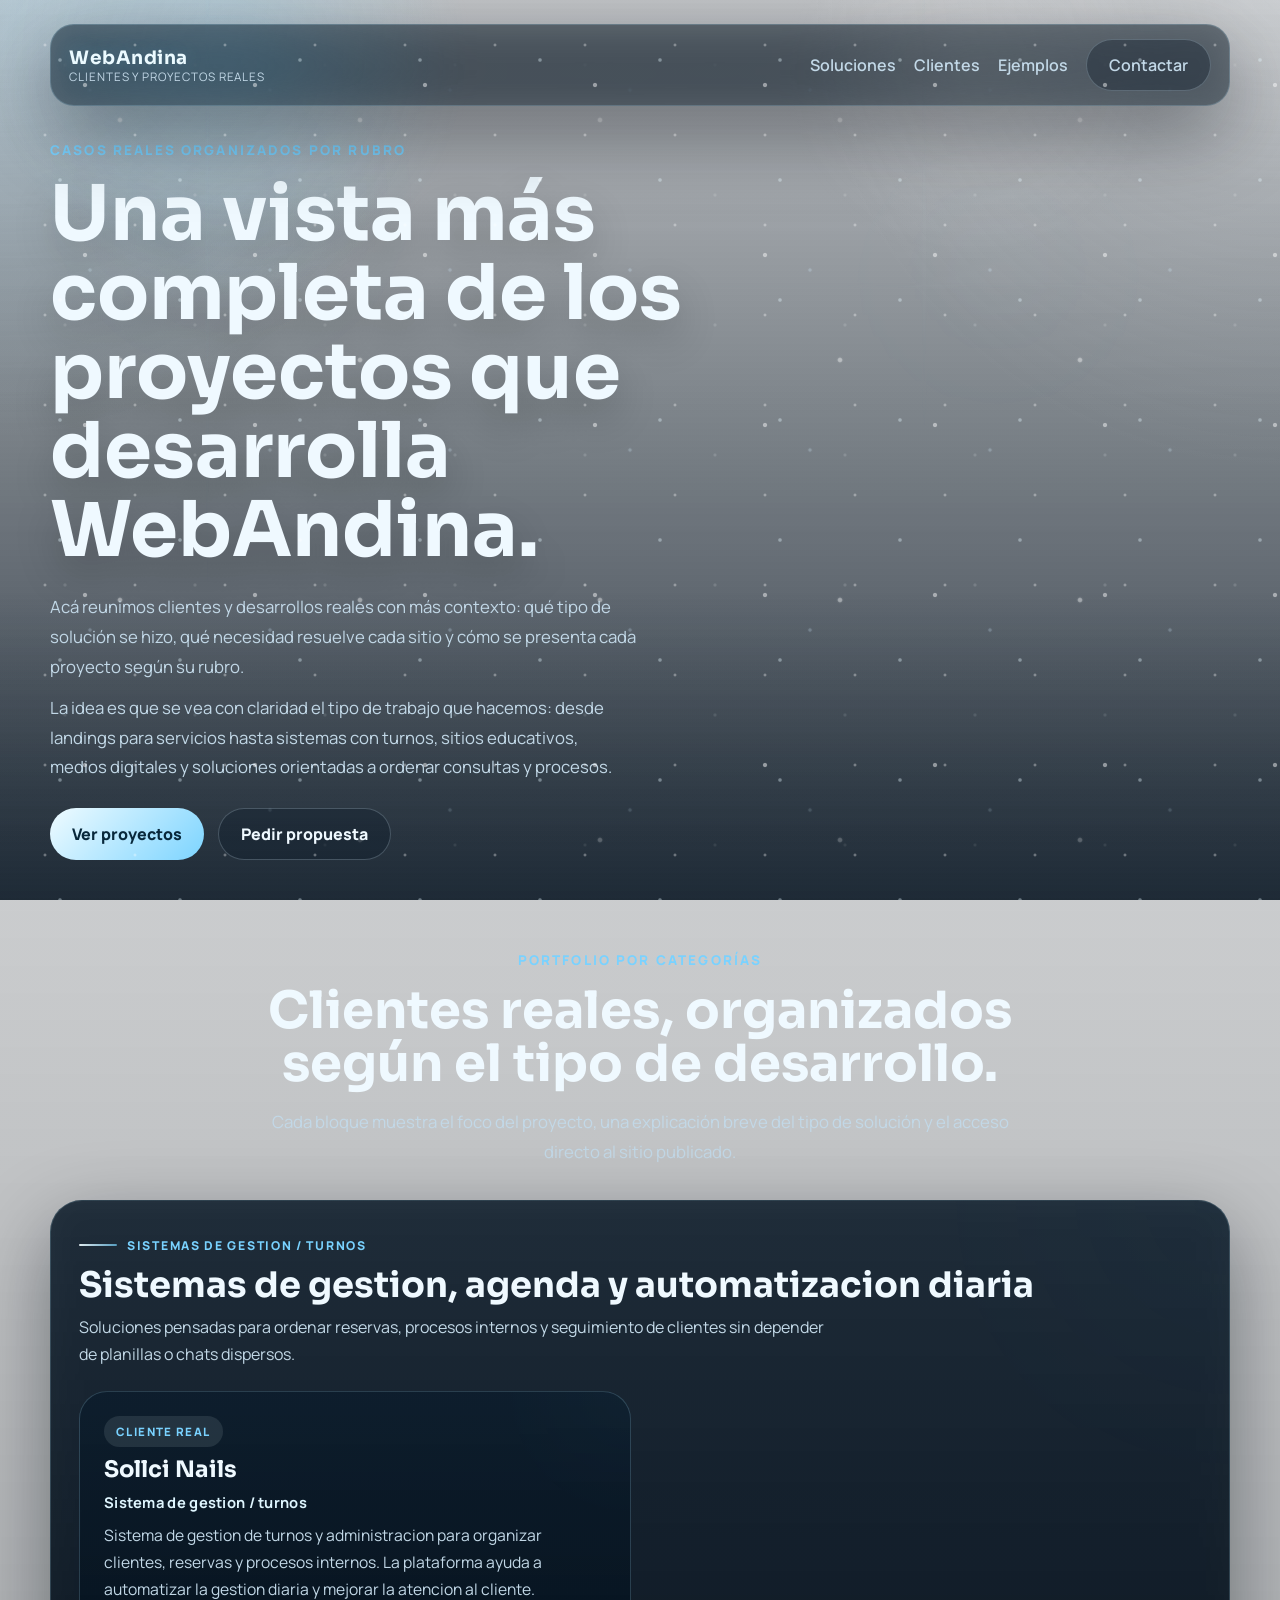
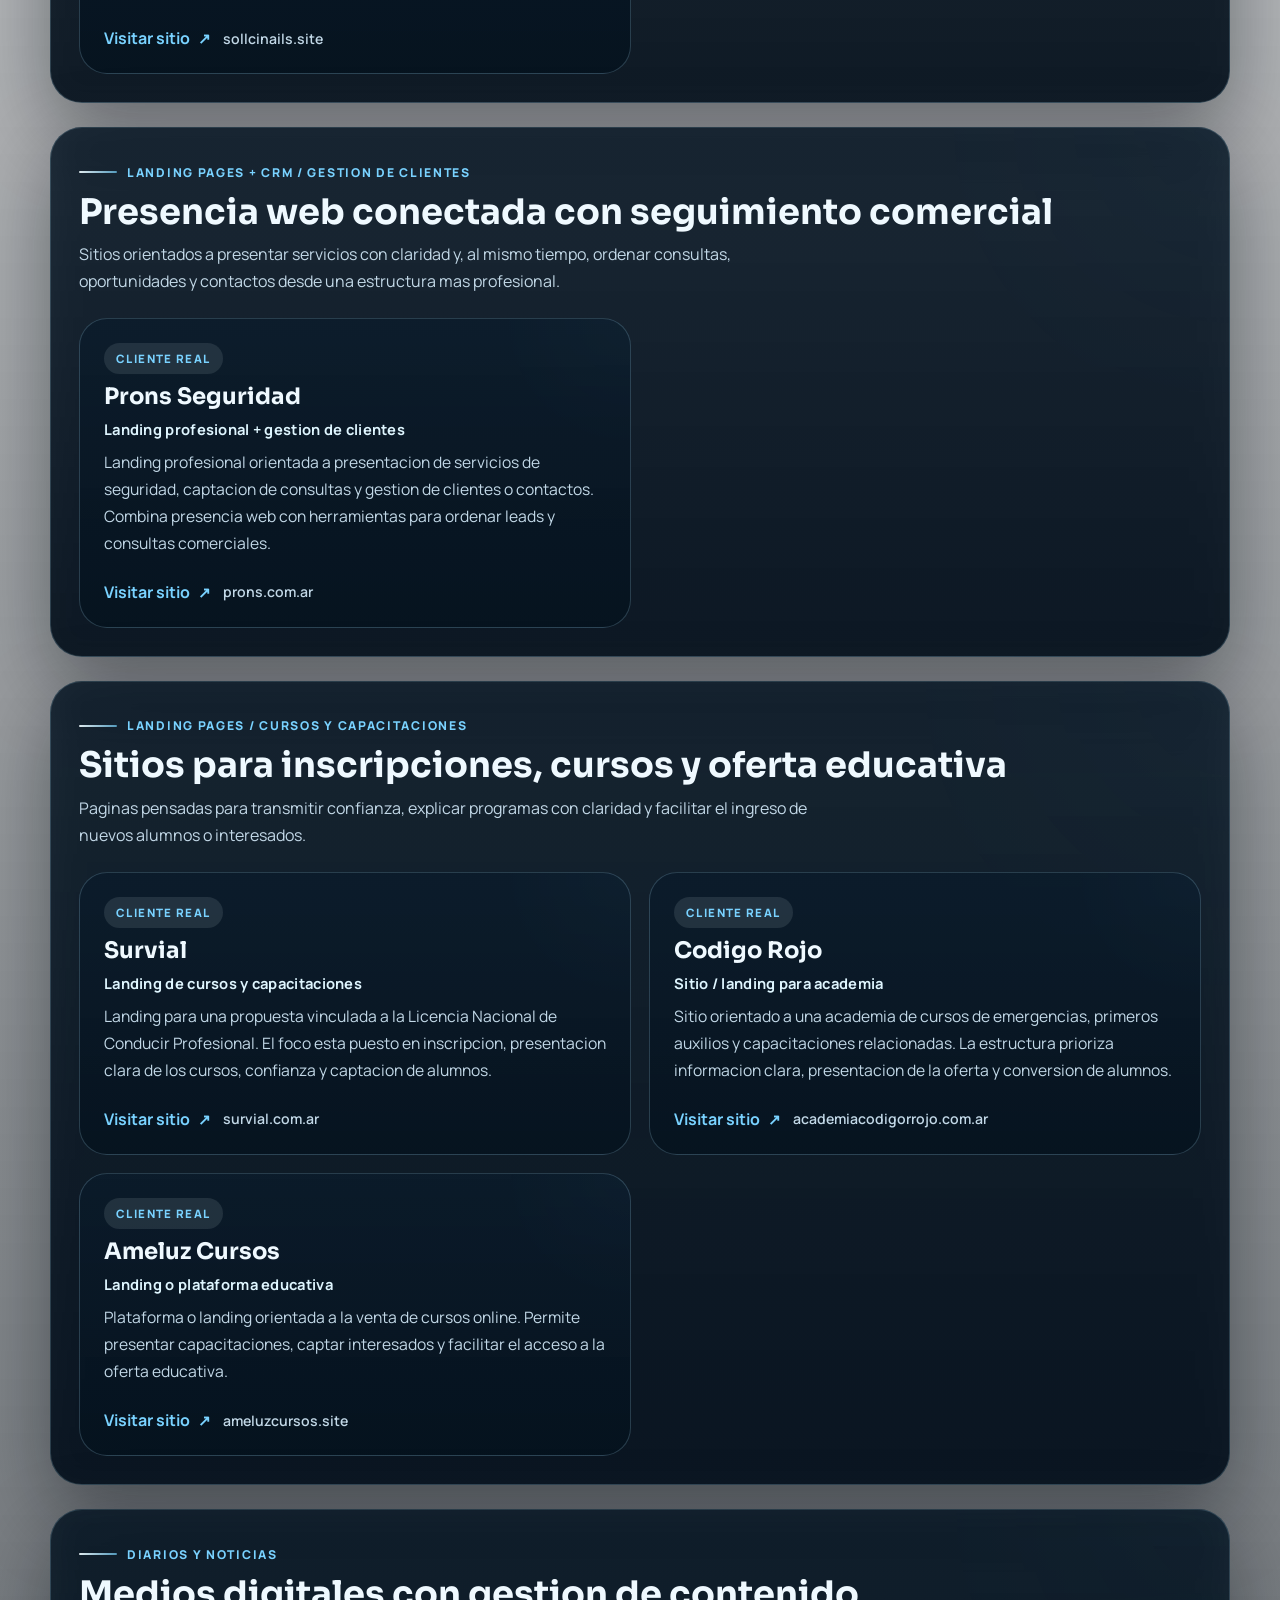
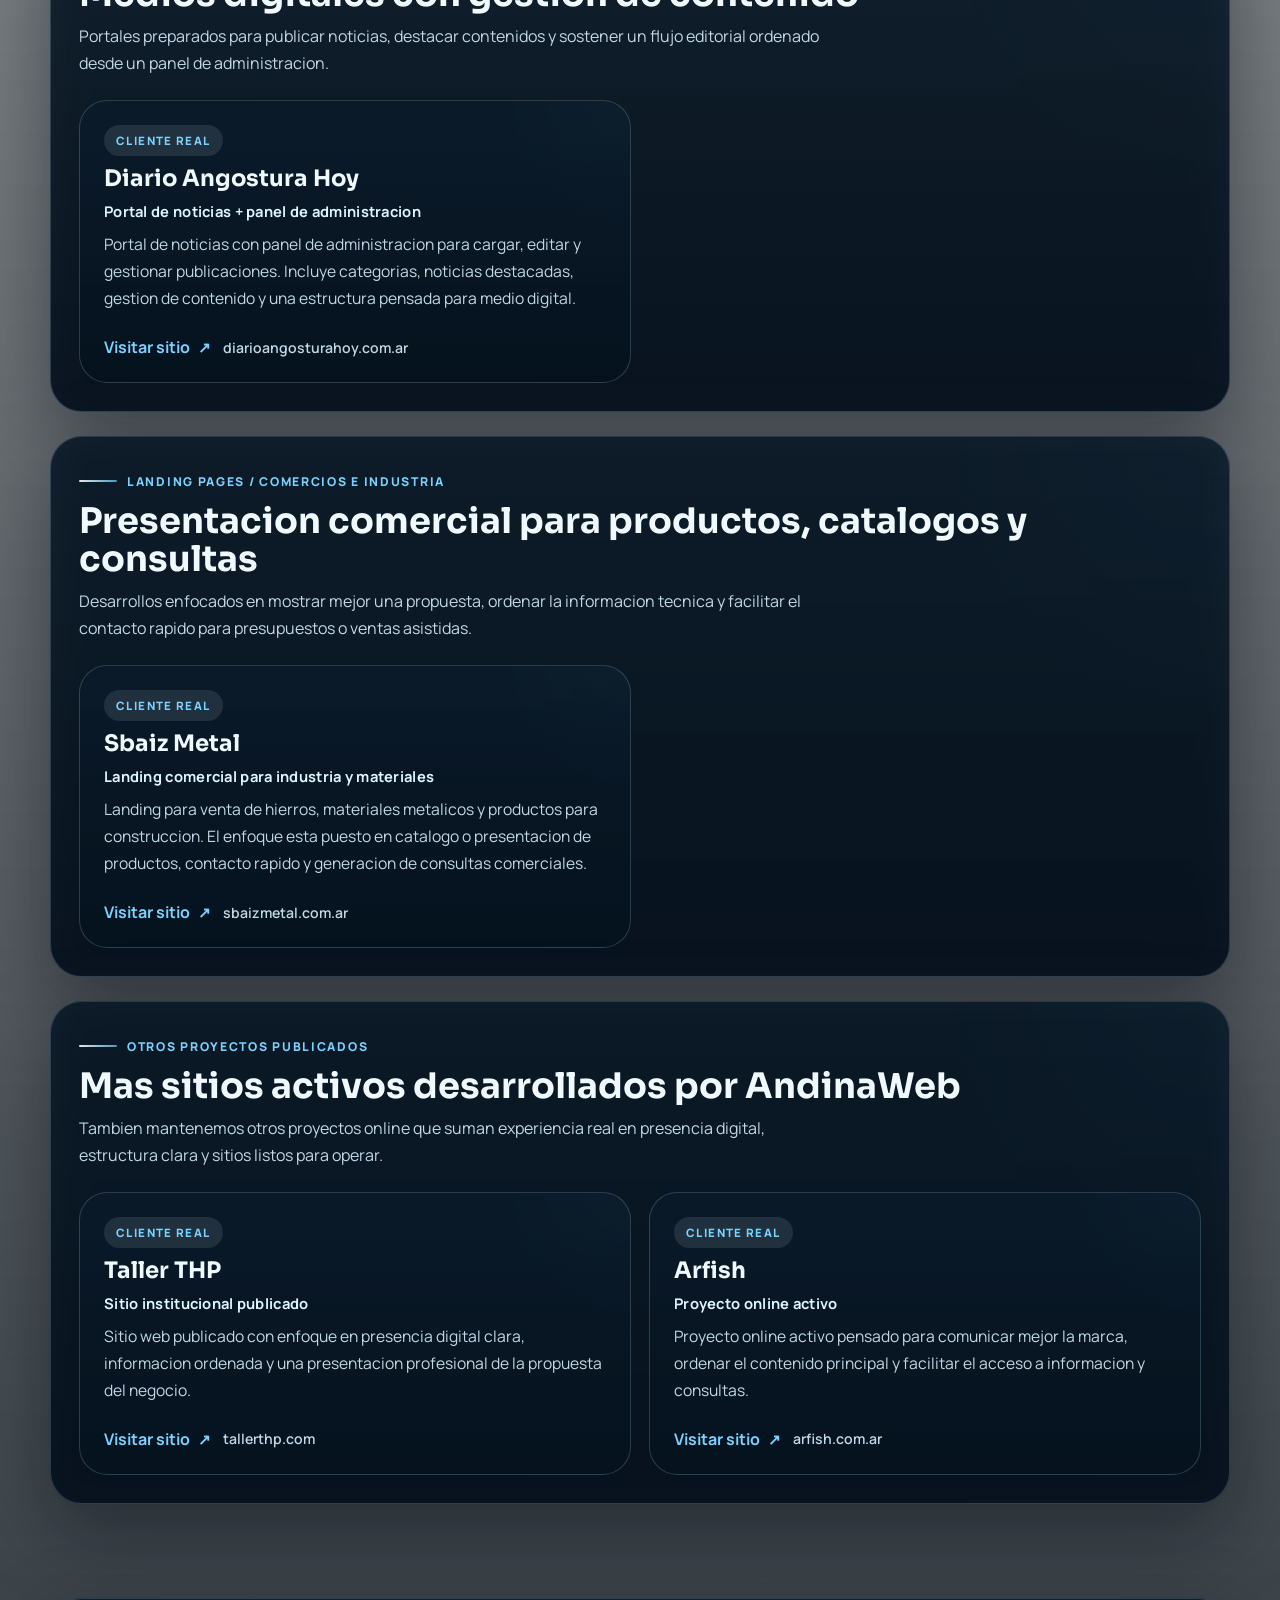
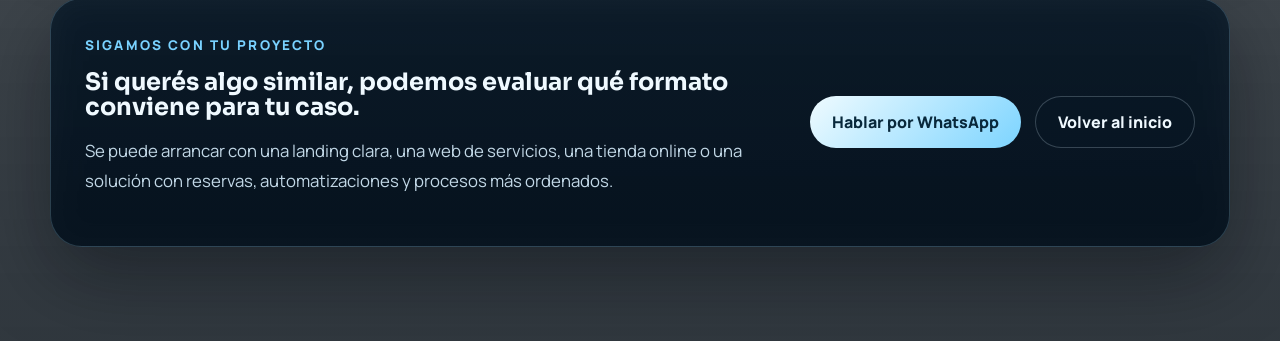
<file: clientes.html>
<!DOCTYPE html>
<html lang="es">
<head>
    <meta charset="UTF-8">
    <meta name="viewport" content="width=device-width, initial-scale=1.0">
    <title>Clientes y Proyectos Reales | WebAndina</title>
    <meta name="description" content="Clientes y proyectos reales de WebAndina: sitios institucionales, landings, sistemas de turnos, portales de noticias, cursos y soluciones web por rubro.">
    <meta name="robots" content="index, follow">
    <link rel="icon" type="image/x-icon" href="./favicon.ico">
    <link rel="icon" type="image/svg+xml" href="./favicon.svg">
    <link rel="apple-touch-icon" href="./favicon-180.png">
    <link rel="preconnect" href="https://fonts.googleapis.com">
    <link rel="preconnect" href="https://fonts.gstatic.com" crossorigin>
    <link href="https://fonts.googleapis.com/css2?family=Manrope:wght@400;500;600;700;800&family=Sora:wght@500;600;700;800&display=swap" rel="stylesheet">
    <link rel="stylesheet" href="./styles.css">
</head>
<body class="local-seo-page">
    <div class="page-bg" aria-hidden="true">
        <div class="aurora"></div>
        <div class="snow snow-back"></div>
        <div class="snow snow-front"></div>
        <div class="mountains"></div>
    </div>
    <div class="snow-overlay" aria-hidden="true"></div>
    <div class="tech-orbit tech-orbit-a" aria-hidden="true"></div>
    <div class="tech-orbit tech-orbit-b" aria-hidden="true"></div>

    <header class="hero" id="inicio">
        <div class="container">
            <nav class="topbar">
                <a href="./" class="brand">
                    <span class="brand-copy">
                        <strong>WebAndina</strong>
                        <small>Clientes y proyectos reales</small>
                    </span>
                </a>
                <div class="nav-links">
                    <a href="./#soluciones">Soluciones</a>
                    <a href="./clientes">Clientes</a>
                    <a href="./#ejemplos">Ejemplos</a>
                    <a href="./#contacto" class="button button-ghost">Contactar</a>
                </div>
            </nav>

            <div class="hero-copy reveal">
                <span class="eyebrow">Casos reales organizados por rubro</span>
                <h1>Una vista más completa de los proyectos que desarrolla WebAndina.</h1>
                <p class="lead">
                    Acá reunimos clientes y desarrollos reales con más contexto: qué tipo de solución se hizo, qué necesidad resuelve cada sitio y cómo se presenta cada proyecto según su rubro.
                </p>
                <p class="sublead">
                    La idea es que se vea con claridad el tipo de trabajo que hacemos: desde landings para servicios hasta sistemas con turnos, sitios educativos, medios digitales y soluciones orientadas a ordenar consultas y procesos.
                </p>
                <div class="hero-actions">
                    <a href="#clientes-listado" class="button button-primary">Ver proyectos</a>
                    <a href="./#contacto" class="button button-secondary">Pedir propuesta</a>
                </div>
            </div>
        </div>
    </header>

    <main>
        <section class="section section-clients" id="clientes-listado">
            <div class="container">
                <div class="section-heading narrow reveal">
                    <span class="eyebrow">Portfolio por categorías</span>
                    <h2>Clientes reales, organizados según el tipo de desarrollo.</h2>
                    <p>
                        Cada bloque muestra el foco del proyecto, una explicación breve del tipo de solución y el acceso directo al sitio publicado.
                    </p>
                </div>
                <div class="clients-categories" data-clients-categories></div>
            </div>
        </section>

        <section class="section section-cta" id="contacto">
            <div class="container">
                <div class="cta-card reveal">
                    <div class="cta-copy">
                        <span class="eyebrow">Sigamos con tu proyecto</span>
                        <h2>Si querés algo similar, podemos evaluar qué formato conviene para tu caso.</h2>
                        <p>
                            Se puede arrancar con una landing clara, una web de servicios, una tienda online o una solución con reservas, automatizaciones y procesos más ordenados.
                        </p>
                    </div>
                    <div class="cta-actions">
                        <a href="https://wa.me/5492944324419?text=Hola%2C%20quiero%20una%20propuesta%20similar%20a%20los%20proyectos%20de%20la%20pagina%20de%20clientes." class="button button-primary" target="_blank" rel="noreferrer">Hablar por WhatsApp</a>
                        <a href="./" class="button button-secondary">Volver al inicio</a>
                    </div>
                </div>
            </div>
        </section>
    </main>

    <script src="./app.js"></script>
</body>
</html>
</file>
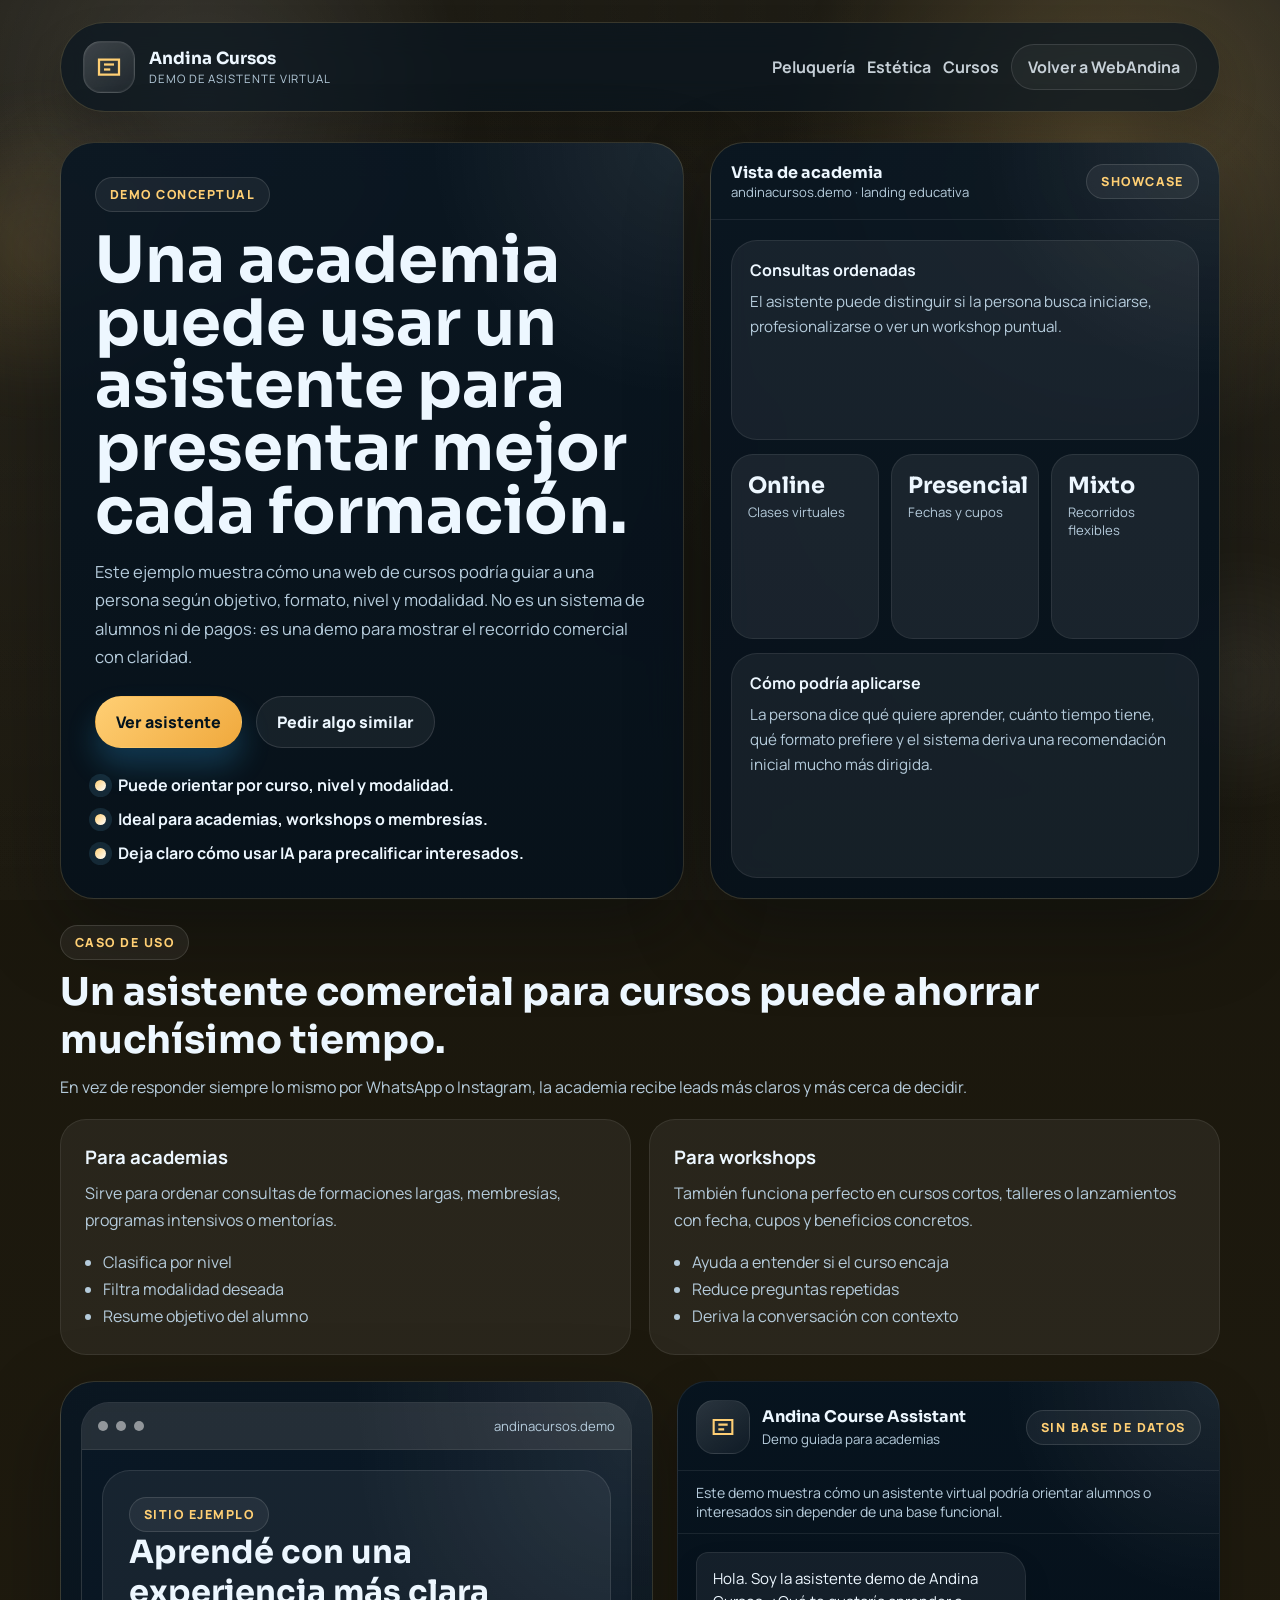
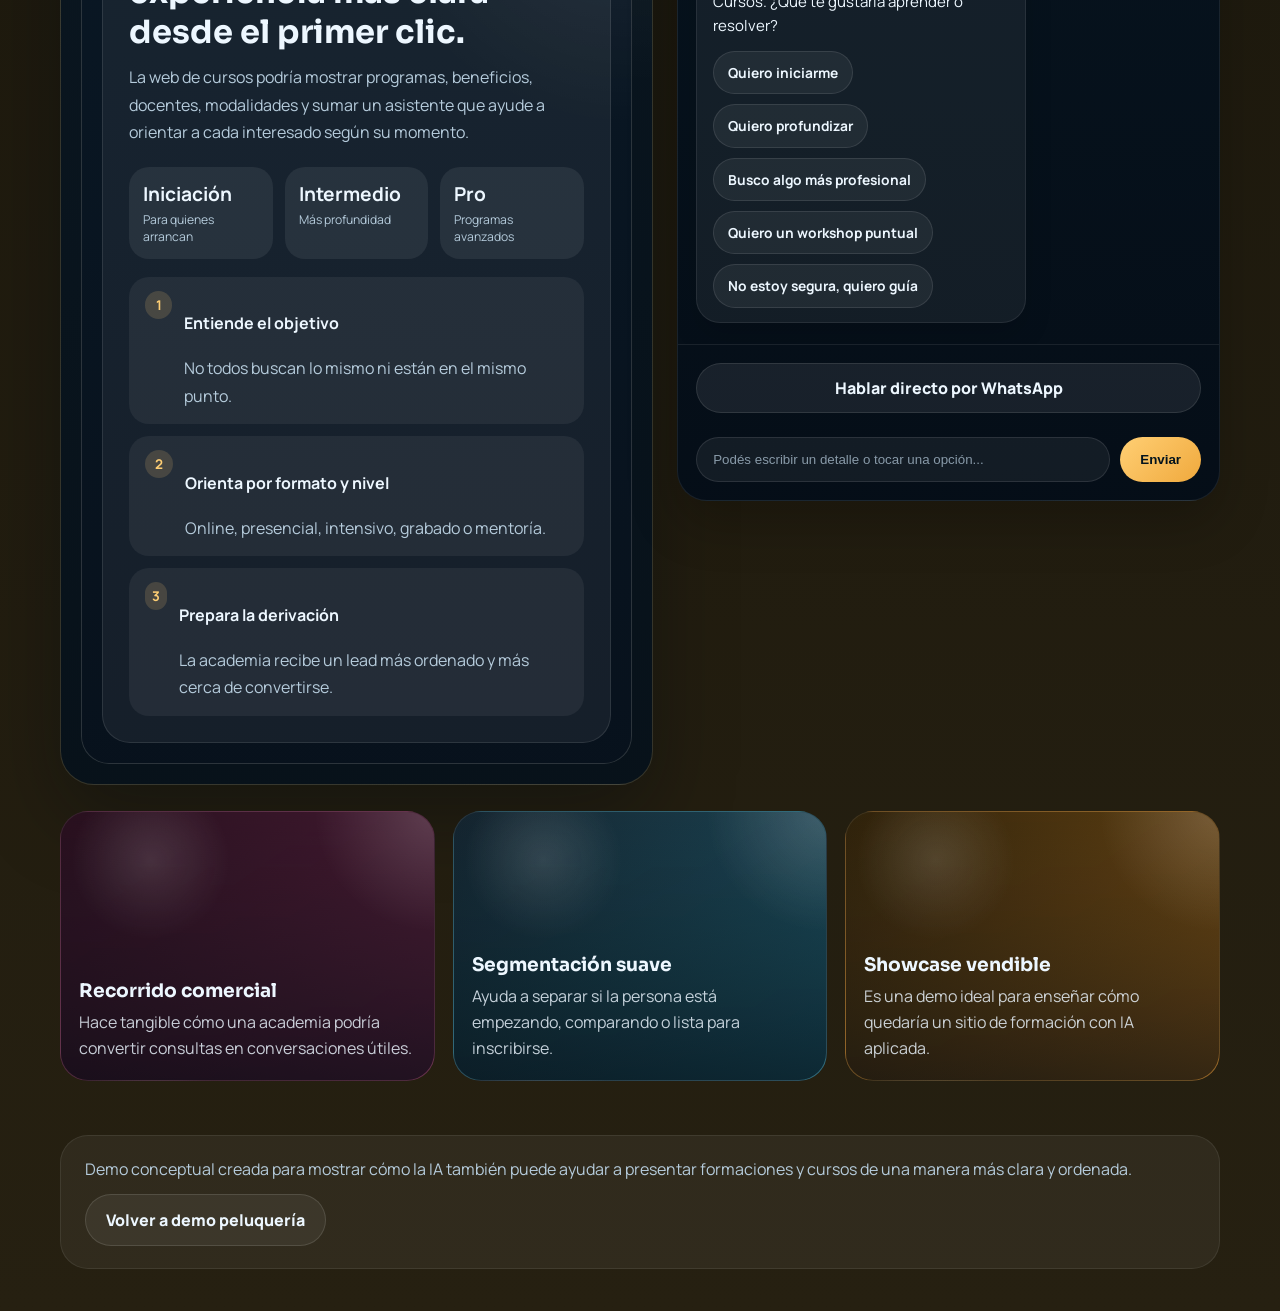
<file: cursos.html>
<!DOCTYPE html>
<html lang="es">
<head>
    <meta charset="UTF-8">
    <meta name="viewport" content="width=device-width, initial-scale=1.0">
    <title>Andina Cursos | Demo de asistente virtual | WebAndina</title>
    <meta name="description" content="Demo conceptual de asistente virtual para cursos, academias y formaciones. Ejemplo de recorridos comerciales guiados sin base de datos.">
    <link rel="icon" type="image/x-icon" href="./favicon.ico">
    <link rel="icon" type="image/svg+xml" href="./favicon.svg">
    <link rel="apple-touch-icon" href="./favicon-180.png">
    <link rel="preconnect" href="https://fonts.googleapis.com">
    <link rel="preconnect" href="https://fonts.gstatic.com" crossorigin>
    <link href="https://fonts.googleapis.com/css2?family=Manrope:wght@400;500;600;700;800&family=Sora:wght@500;600;700;800&display=swap" rel="stylesheet">
    <link rel="stylesheet" href="./demo-assistant.css">
    <style>
        body.demo-page {
            --demo-bg: #15130b;
            --demo-bg-soft: #262011;
            --demo-accent: #ffcf74;
            --demo-accent-strong: #f0a93d;
            --demo-accent-soft: rgba(255, 207, 116, 0.16);
            --demo-line: rgba(255, 207, 116, 0.18);
        }

        .cursos-grid-glow {
            position: fixed;
            inset: 0;
            pointer-events: none;
            z-index: 0;
            background:
                radial-gradient(circle at 16% 10%, rgba(255,255,255,0.10), transparent 20%),
                radial-gradient(circle at 86% 16%, rgba(255, 207, 116, 0.22), transparent 24%),
                linear-gradient(180deg, transparent 0%, rgba(255,255,255,0.02) 100%);
        }
    </style>
</head>
<body class="demo-page">
    <div class="cursos-grid-glow" aria-hidden="true"></div>

    <div class="demo-shell">
        <header class="demo-topbar">
            <div class="demo-container">
                <div class="demo-topbar-inner">
                    <a class="demo-brand" href="./index.html">
                        <span class="demo-brand-mark" aria-hidden="true">
                            <svg viewBox="0 0 24 24" fill="none" stroke="currentColor" stroke-width="1.8">
                                <path d="M4 6h16v12H4z"/>
                                <path d="M8 10h8"/>
                                <path d="M8 14h5"/>
                            </svg>
                        </span>
                        <span class="demo-brand-copy">
                            <strong>Andina Cursos</strong>
                            <small>Demo de asistente virtual</small>
                        </span>
                    </a>

                    <nav class="demo-nav">
                        <a href="./peluqueria">Peluquería</a>
                        <a href="./estetica">Estética</a>
                        <a href="./cursos">Cursos</a>
                        <a href="./index.html" class="demo-pill-link">Volver a WebAndina</a>
                    </nav>
                </div>
            </div>
        </header>

        <main class="demo-main">
            <div class="demo-container">
                <section class="demo-hero">
                    <article class="demo-panel demo-reveal">
                        <div class="demo-panel-copy">
                            <span class="demo-badge">Demo conceptual</span>
                            <h1>Una academia puede usar un asistente para presentar mejor cada formación.</h1>
                            <p>
                                Este ejemplo muestra cómo una web de cursos podría guiar a una persona según objetivo, formato, nivel y modalidad. No es un sistema de alumnos ni de pagos: es una demo para mostrar el recorrido comercial con claridad.
                            </p>

                            <div class="demo-hero-actions">
                                <a href="#asistente" class="demo-button demo-button-primary">Ver asistente</a>
                                <a href="https://wa.me/5492944324419?text=Hola%2C%20quiero%20una%20demo%20como%20Andina%20Cursos." target="_blank" rel="noreferrer" class="demo-button demo-button-secondary">Pedir algo similar</a>
                            </div>

                            <div class="demo-highlight-list">
                                <div class="demo-highlight-item"><span class="demo-highlight-dot"></span> Puede orientar por curso, nivel y modalidad.</div>
                                <div class="demo-highlight-item"><span class="demo-highlight-dot"></span> Ideal para academias, workshops o membresías.</div>
                                <div class="demo-highlight-item"><span class="demo-highlight-dot"></span> Deja claro cómo usar IA para precalificar interesados.</div>
                            </div>
                        </div>
                    </article>

                    <aside class="demo-panel demo-preview demo-reveal">
                        <div class="demo-preview-head">
                            <div>
                                <strong>Vista de academia</strong>
                                <div class="demo-browser-url">andinacursos.demo · landing educativa</div>
                            </div>
                            <span class="demo-badge">Showcase</span>
                        </div>
                        <div class="demo-preview-body">
                            <article class="demo-mini-card">
                                <strong>Consultas ordenadas</strong>
                                <p>El asistente puede distinguir si la persona busca iniciarse, profesionalizarse o ver un workshop puntual.</p>
                            </article>
                            <div class="demo-stats">
                                <div class="demo-stat"><strong>Online</strong><span>Clases virtuales</span></div>
                                <div class="demo-stat"><strong>Presencial</strong><span>Fechas y cupos</span></div>
                                <div class="demo-stat"><strong>Mixto</strong><span>Recorridos flexibles</span></div>
                            </div>
                            <article class="demo-mini-card">
                                <strong>Cómo podría aplicarse</strong>
                                <p>La persona dice qué quiere aprender, cuánto tiempo tiene, qué formato prefiere y el sistema deriva una recomendación inicial mucho más dirigida.</p>
                            </article>
                        </div>
                    </aside>
                </section>

                <section class="demo-section demo-reveal">
                    <div class="demo-section-heading">
                        <span class="demo-badge">Caso de uso</span>
                        <h2>Un asistente comercial para cursos puede ahorrar muchísimo tiempo.</h2>
                        <p>En vez de responder siempre lo mismo por WhatsApp o Instagram, la academia recibe leads más claros y más cerca de decidir.</p>
                    </div>

                    <div class="demo-grid-two">
                        <article class="demo-case-card">
                            <h3>Para academias</h3>
                            <p>Sirve para ordenar consultas de formaciones largas, membresías, programas intensivos o mentorías.</p>
                            <ul>
                                <li>Clasifica por nivel</li>
                                <li>Filtra modalidad deseada</li>
                                <li>Resume objetivo del alumno</li>
                            </ul>
                        </article>
                        <article class="demo-case-card">
                            <h3>Para workshops</h3>
                            <p>También funciona perfecto en cursos cortos, talleres o lanzamientos con fecha, cupos y beneficios concretos.</p>
                            <ul>
                                <li>Ayuda a entender si el curso encaja</li>
                                <li>Reduce preguntas repetidas</li>
                                <li>Deriva la conversación con contexto</li>
                            </ul>
                        </article>
                    </div>
                </section>

                <section class="demo-showcase" id="asistente">
                    <article class="demo-panel demo-device demo-reveal">
                        <div class="demo-browser">
                            <div class="demo-browser-top">
                                <div class="demo-browser-dots"><span></span><span></span><span></span></div>
                                <div class="demo-browser-url">andinacursos.demo</div>
                            </div>
                            <div class="demo-browser-content">
                                <div class="demo-site-card">
                                    <span class="demo-badge">Sitio ejemplo</span>
                                    <h3>Aprendé con una experiencia más clara desde el primer clic.</h3>
                                    <p>La web de cursos podría mostrar programas, beneficios, docentes, modalidades y sumar un asistente que ayude a orientar a cada interesado según su momento.</p>

                                    <div class="demo-site-metrics">
                                        <div><strong>Iniciación</strong><span>Para quienes arrancan</span></div>
                                        <div><strong>Intermedio</strong><span>Más profundidad</span></div>
                                        <div><strong>Pro</strong><span>Programas avanzados</span></div>
                                    </div>

                                    <div class="demo-site-steps">
                                        <div class="demo-site-step">
                                            <strong>1</strong>
                                            <div>
                                                <h4>Entiende el objetivo</h4>
                                                <p>No todos buscan lo mismo ni están en el mismo punto.</p>
                                            </div>
                                        </div>
                                        <div class="demo-site-step">
                                            <strong>2</strong>
                                            <div>
                                                <h4>Orienta por formato y nivel</h4>
                                                <p>Online, presencial, intensivo, grabado o mentoría.</p>
                                            </div>
                                        </div>
                                        <div class="demo-site-step">
                                            <strong>3</strong>
                                            <div>
                                                <h4>Prepara la derivación</h4>
                                                <p>La academia recibe un lead más ordenado y más cerca de convertirse.</p>
                                            </div>
                                        </div>
                                    </div>
                                </div>
                            </div>
                        </div>
                    </article>

                    <aside class="demo-assistant-card demo-reveal" data-demo-assistant>
                        <script type="application/json">
                            {
                                "businessName": "Andina Cursos",
                                "assistantName": "Andina Course Assistant",
                                "assistantTag": "Demo guiada para academias",
                                "directActionLabel": "Hablar directo por WhatsApp",
                                "directActionHref": "https://wa.me/5492944324419?text=Hola%2C%20quiero%20una%20demo%20como%20Andina%20Cursos.",
                                "summaryLabel": "Resumen de interés demo",
                                "finalButtonLabel": "Pedir demo para mi academia",
                                "finalButtonHref": "https://wa.me/5492944324419?text=Hola%2C%20quiero%20un%20asistente%20para%20cursos%20como%20esta%20demo.",
                                "flow": [
                                    {
                                        "key": "goal",
                                        "label": "Objetivo",
                                        "shortLabel": "Objetivo",
                                        "question": "Hola. Soy la asistente demo de Andina Cursos. ¿Qué te gustaría aprender o resolver?",
                                        "options": [
                                            {"value": "iniciarme", "label": "Quiero iniciarme"},
                                            {"value": "profundizar", "label": "Quiero profundizar"},
                                            {"value": "certificar", "label": "Busco algo más profesional"},
                                            {"value": "workshop", "label": "Quiero un workshop puntual"},
                                            {"value": "no-se", "label": "No estoy segura, quiero guía"}
                                        ]
                                    },
                                    {
                                        "key": "format",
                                        "label": "Formato",
                                        "shortLabel": "Formato",
                                        "question": "¿Qué modalidad te resultaría más cómoda?",
                                        "options": [
                                            {"value": "online", "label": "Online"},
                                            {"value": "presencial", "label": "Presencial"},
                                            {"value": "mixto", "label": "Mixto"},
                                            {"value": "grabado", "label": "Contenido grabado"}
                                        ]
                                    },
                                    {
                                        "key": "availability",
                                        "label": "Tiempo",
                                        "shortLabel": "Tiempo",
                                        "question": "¿Cómo preferís avanzar con la formación?",
                                        "options": [
                                            {"value": "intensivo", "label": "Programa intensivo"},
                                            {"value": "semanal", "label": "Cursado semanal"},
                                            {"value": "a-mi-ritmo", "label": "A mi ritmo"},
                                            {"value": "asesoria", "label": "Quiero asesoramiento"}
                                        ]
                                    },
                                    {
                                        "key": "details",
                                        "label": "Detalle",
                                        "shortLabel": "Detalle",
                                        "question": "Si querés, agregá un detalle extra sobre lo que te interesa aprender.",
                                        "type": "text",
                                        "placeholder": "Ejemplo: me gustaría algo práctico y aplicable para empezar pronto."
                                    }
                                ]
                            }
                        </script>
                        <div class="demo-assistant-head">
                            <div class="demo-assistant-brand">
                                <span class="demo-assistant-avatar" aria-hidden="true">
                                    <svg viewBox="0 0 24 24" fill="none" stroke="currentColor" stroke-width="1.8">
                                        <path d="M4 6h16v12H4z"/>
                                        <path d="M8 10h8"/>
                                        <path d="M8 14h5"/>
                                    </svg>
                                </span>
                                <div>
                                    <strong>Andina Course Assistant</strong>
                                    <small>Demo guiada para academias</small>
                                </div>
                            </div>
                            <span class="demo-badge">Sin base de datos</span>
                        </div>
                        <div class="demo-assistant-demo">Este demo muestra cómo un asistente virtual podría orientar alumnos o interesados sin depender de una base funcional.</div>
                        <div class="demo-assistant-messages" data-demo-messages></div>
                        <div class="demo-assistant-footer">
                            <a data-demo-direct class="demo-direct-link" href="https://wa.me/5492944324419?text=Hola%2C%20quiero%20una%20demo%20como%20Andina%20Cursos.">Hablar directo por WhatsApp</a>
                            <div class="demo-actions" data-demo-actions></div>
                            <form class="demo-input-row" data-demo-form>
                                <input data-demo-input type="text" placeholder="Podés escribir un detalle o tocar una opción...">
                                <button type="submit" class="demo-send">Enviar</button>
                            </form>
                        </div>
                    </aside>
                </section>

                <section class="demo-section demo-reveal">
                    <div class="demo-gallery">
                        <article class="demo-gallery-card demo-gallery-card--one">
                            <div>
                                <h3>Recorrido comercial</h3>
                                <p>Hace tangible cómo una academia podría convertir consultas en conversaciones útiles.</p>
                            </div>
                        </article>
                        <article class="demo-gallery-card demo-gallery-card--two">
                            <div>
                                <h3>Segmentación suave</h3>
                                <p>Ayuda a separar si la persona está empezando, comparando o lista para inscribirse.</p>
                            </div>
                        </article>
                        <article class="demo-gallery-card demo-gallery-card--three">
                            <div>
                                <h3>Showcase vendible</h3>
                                <p>Es una demo ideal para enseñar cómo quedaría un sitio de formación con IA aplicada.</p>
                            </div>
                        </article>
                    </div>
                </section>
            </div>
        </main>

        <footer class="demo-footer">
            <div class="demo-container">
                <div class="demo-footer-card">
                    <p>Demo conceptual creada para mostrar cómo la IA también puede ayudar a presentar formaciones y cursos de una manera más clara y ordenada.</p>
                    <a href="./peluqueria" class="demo-button demo-button-secondary">Volver a demo peluquería</a>
                </div>
            </div>
        </footer>
    </div>

    <script src="./demo-assistant.js"></script>
</body>
</html>
</file>
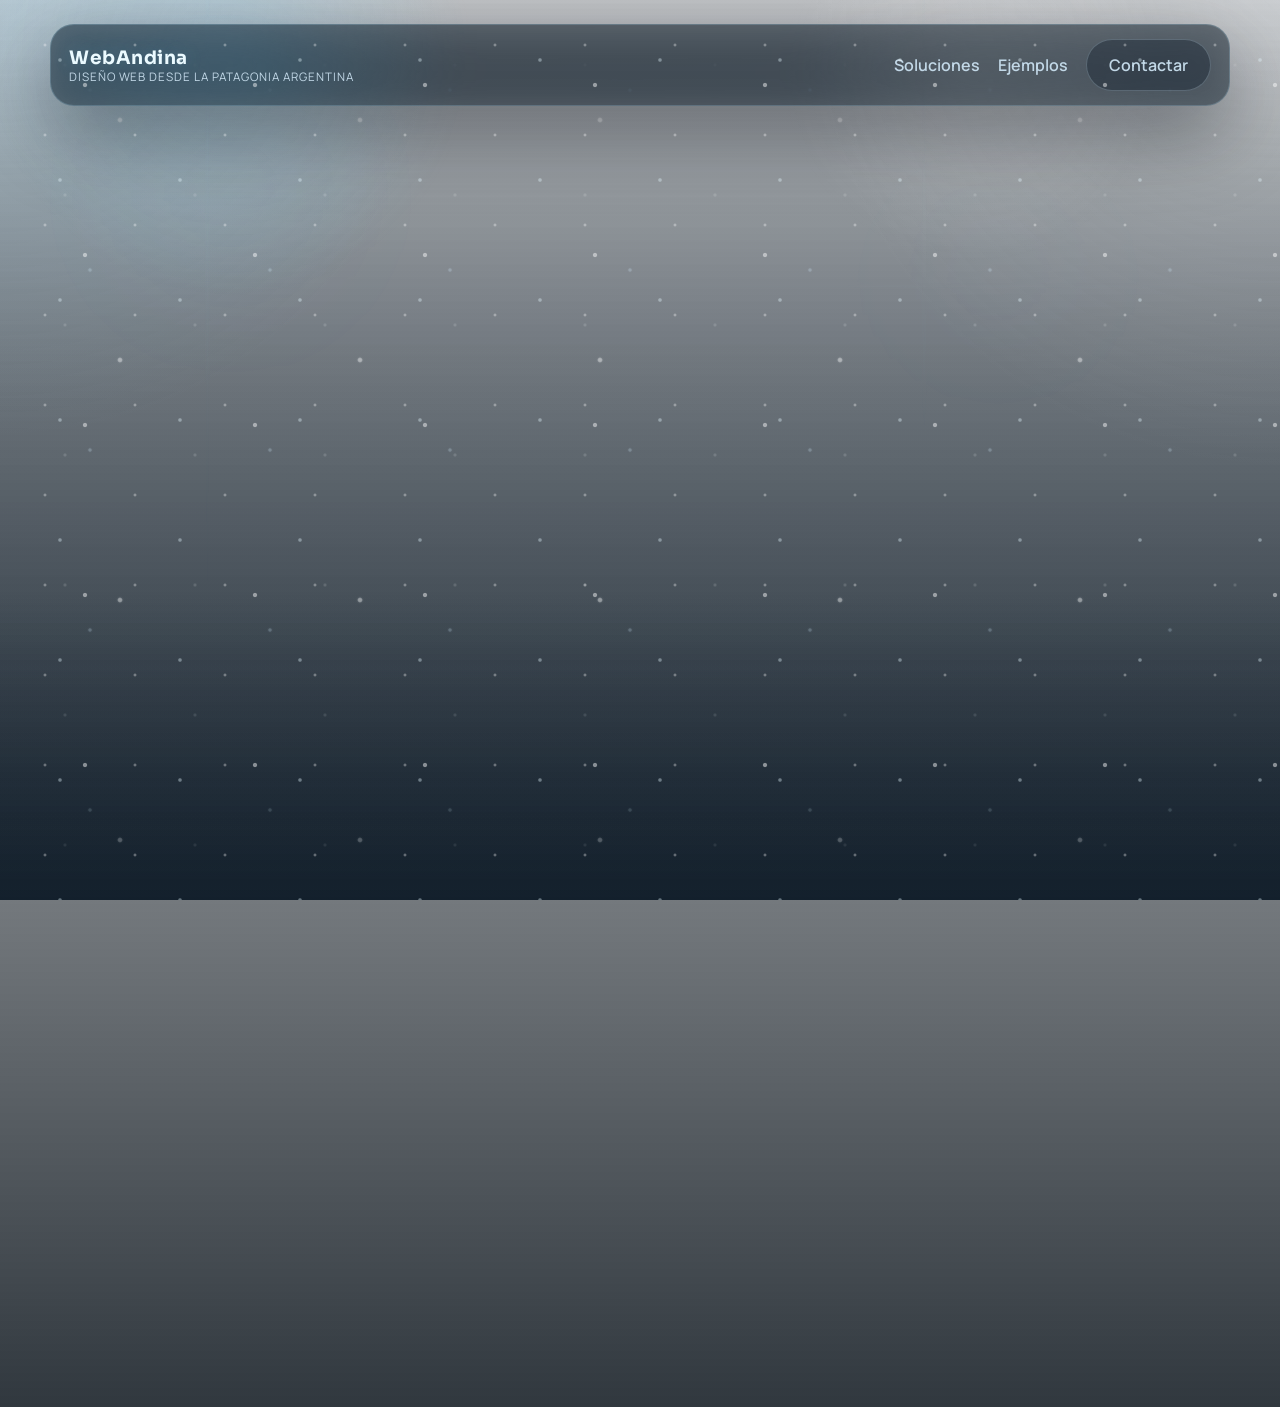
<file: diseno-web-bariloche.html>
<!DOCTYPE html>
<html lang="es">
<head>
    <meta charset="UTF-8">
    <meta name="viewport" content="width=device-width, initial-scale=1.0">
    <title>Diseño Web Profesional desde la Patagonia Argentina | WebAndina</title>
    <meta name="description" content="Diseño web profesional para negocios, turismo, gastronomía, alojamientos, marcas y servicios. Webs modernas, claras, responsivas y pensadas para mostrar valor y recibir consultas.">
    <meta name="robots" content="index, follow">
    <link rel="icon" type="image/x-icon" href="./favicon.ico">
    <link rel="icon" type="image/svg+xml" href="./favicon.svg">
    <link rel="apple-touch-icon" href="./favicon-180.png">
    <link rel="preconnect" href="https://fonts.googleapis.com">
    <link rel="preconnect" href="https://fonts.gstatic.com" crossorigin>
    <link href="https://fonts.googleapis.com/css2?family=Manrope:wght@400;500;600;700;800&family=Sora:wght@500;600;700;800&display=swap" rel="stylesheet">
    <link rel="stylesheet" href="./styles.css">
</head>
<body class="local-seo-page">
    <div class="page-bg" aria-hidden="true">
        <div class="aurora"></div>
        <div class="snow snow-back"></div>
        <div class="snow snow-front"></div>
        <div class="mountains"></div>
    </div>
    <div class="snow-overlay" aria-hidden="true"></div>
    <div class="tech-orbit tech-orbit-a" aria-hidden="true"></div>
    <div class="tech-orbit tech-orbit-b" aria-hidden="true"></div>

    <header class="hero" id="inicio">
        <div class="container">
            <nav class="topbar">
                <a href="./" class="brand">
                    <span class="brand-copy">
                        <strong>WebAndina</strong>
                        <small>Diseño web desde la Patagonia Argentina</small>
                    </span>
                </a>
                <div class="nav-links">
                    <a href="./#soluciones">Soluciones</a>
                    <a href="./#ejemplos">Ejemplos</a>
                    <a href="./#contacto" class="button button-ghost">Contactar</a>
                </div>
            </nav>

            <div class="hero-copy reveal">
                <span class="eyebrow">Diseño web profesional</span>
                <h1>Diseño web para negocios y profesionales que necesitan una presencia seria y actual.</h1>
                <p class="lead">
                    En WebAndina desarrollamos webs para negocios y profesionales que quieren mostrar mejor lo que hacen, recibir consultas y ordenar su atención con una experiencia digital clara, moderna y bien pensada.
                </p>
            </div>
        </div>
    </header>

    <main>
        <section class="section">
            <div class="container local-seo-layout">
                <article class="glass-card local-seo-card reveal">
                    <h2>Qué incluye un desarrollo web bien hecho.</h2>
                    <p>
                        Una buena web no es solo una presentación linda. Tiene que explicar bien qué hacés, generar confianza, funcionar perfecto en celular y facilitar que la persona te escriba, reserve o compre.
                    </p>
                    <ul class="local-seo-list">
                        <li>Diseño a medida según el tipo de negocio y el público.</li>
                        <li>Textos, estructura y llamados a la acción pensados para guiar consultas.</li>
                        <li>Diseño responsive real para celular, notebook y desktop.</li>
                        <li>Posibilidad de sumar WhatsApp, formularios, reservas o ecommerce.</li>
                    </ul>
                </article>

                <aside class="glass-card local-seo-sidebar reveal">
                    <h3>Rubros donde más se aprovecha</h3>
                    <p>Turismo, gastronomía, hotelería, cabañas, experiencias, profesionales, salud, estética y marcas que necesitan una presencia digital más sólida.</p>
                    <div class="hero-actions">
                        <a href="https://wa.me/5492944324419?text=Hola%2C%20quiero%20consultar%20por%20dise%C3%B1o%20web%20profesional." class="button button-primary" target="_blank" rel="noreferrer">Pedir propuesta</a>
                        <a href="./" class="button button-secondary">Volver al sitio</a>
                    </div>
                </aside>
            </div>
        </section>
    </main>
</body>
</html>
</file>
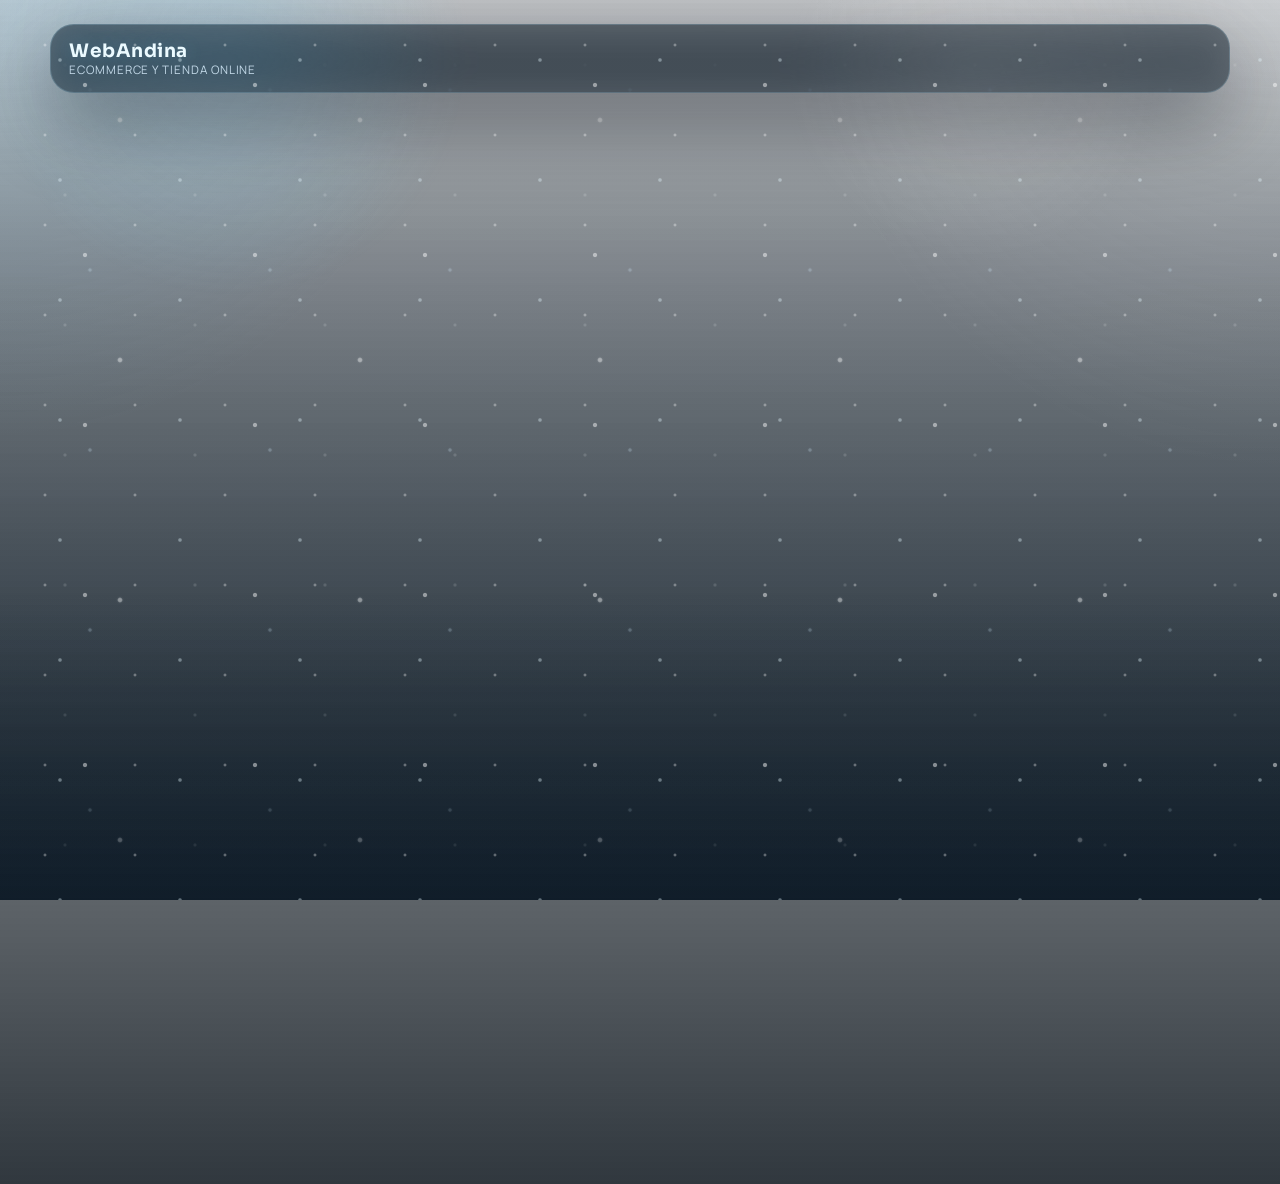
<file: ecommerce-bariloche.html>
<!DOCTYPE html>
<html lang="es">
<head>
    <meta charset="UTF-8">
    <meta name="viewport" content="width=device-width, initial-scale=1.0">
    <title>Tienda Online y Ecommerce | WebAndina</title>
    <meta name="description" content="Ecommerce para marcas y negocios que necesitan catálogo, pagos, stock, variantes y una tienda online profesional para operar con más orden.">
    <meta name="robots" content="index, follow">
    <link rel="icon" type="image/x-icon" href="./favicon.ico">
    <link rel="icon" type="image/svg+xml" href="./favicon.svg">
    <link rel="apple-touch-icon" href="./favicon-180.png">
    <link rel="preconnect" href="https://fonts.googleapis.com">
    <link rel="preconnect" href="https://fonts.gstatic.com" crossorigin>
    <link href="https://fonts.googleapis.com/css2?family=Manrope:wght@400;500;600;700;800&family=Sora:wght@500;600;700;800&display=swap" rel="stylesheet">
    <link rel="stylesheet" href="./styles.css">
</head>
<body class="local-seo-page">
    <div class="page-bg" aria-hidden="true"><div class="aurora"></div><div class="snow snow-back"></div><div class="snow snow-front"></div><div class="mountains"></div></div>
    <div class="snow-overlay" aria-hidden="true"></div>
    <header class="hero">
        <div class="container">
            <nav class="topbar">
                <a href="./" class="brand"><span class="brand-copy"><strong>WebAndina</strong><small>Ecommerce y tienda online</small></span></a>
            </nav>
            <div class="hero-copy reveal">
                <span class="eyebrow">Ecommerce y tienda online</span>
                <h1>Tiendas online para marcas y negocios que necesitan más orden y control.</h1>
                <p class="lead">Si necesitás catálogo, stock, variantes, pagos y una experiencia de compra clara, una tienda online bien hecha te ahorra tiempo y te da más control.</p>
            </div>
        </div>
    </header>
    <main>
        <section class="section">
            <div class="container local-seo-layout">
                <article class="glass-card local-seo-card reveal">
                    <h2>Qué puede incluir una tienda online.</h2>
                    <ul class="local-seo-list">
                        <li>Catálogo organizado por categorías.</li>
                        <li>Stock, talles, colores o variantes.</li>
                        <li>Carrito, medios de pago y envíos.</li>
                        <li>WhatsApp integrado para ventas asistidas.</li>
                    </ul>
                </article>
                <aside class="glass-card local-seo-sidebar reveal">
                    <h3>Para marcas y tiendas</h3>
                    <p>Ideal para indumentaria, deco, productos regionales, cosmética, diseño, accesorios y marcas que quieren operar online de forma prolija.</p>
                    <div class="hero-actions">
                        <a href="https://wa.me/5492944324419?text=Hola%2C%20quiero%20consultar%20por%20un%20ecommerce%20para%20mi%20negocio." class="button button-primary" target="_blank" rel="noreferrer">Consultar ecommerce</a>
                        <a href="./" class="button button-secondary">Volver al sitio</a>
                    </div>
                </aside>
            </div>
        </section>
    </main>
</body>
</html>
</file>
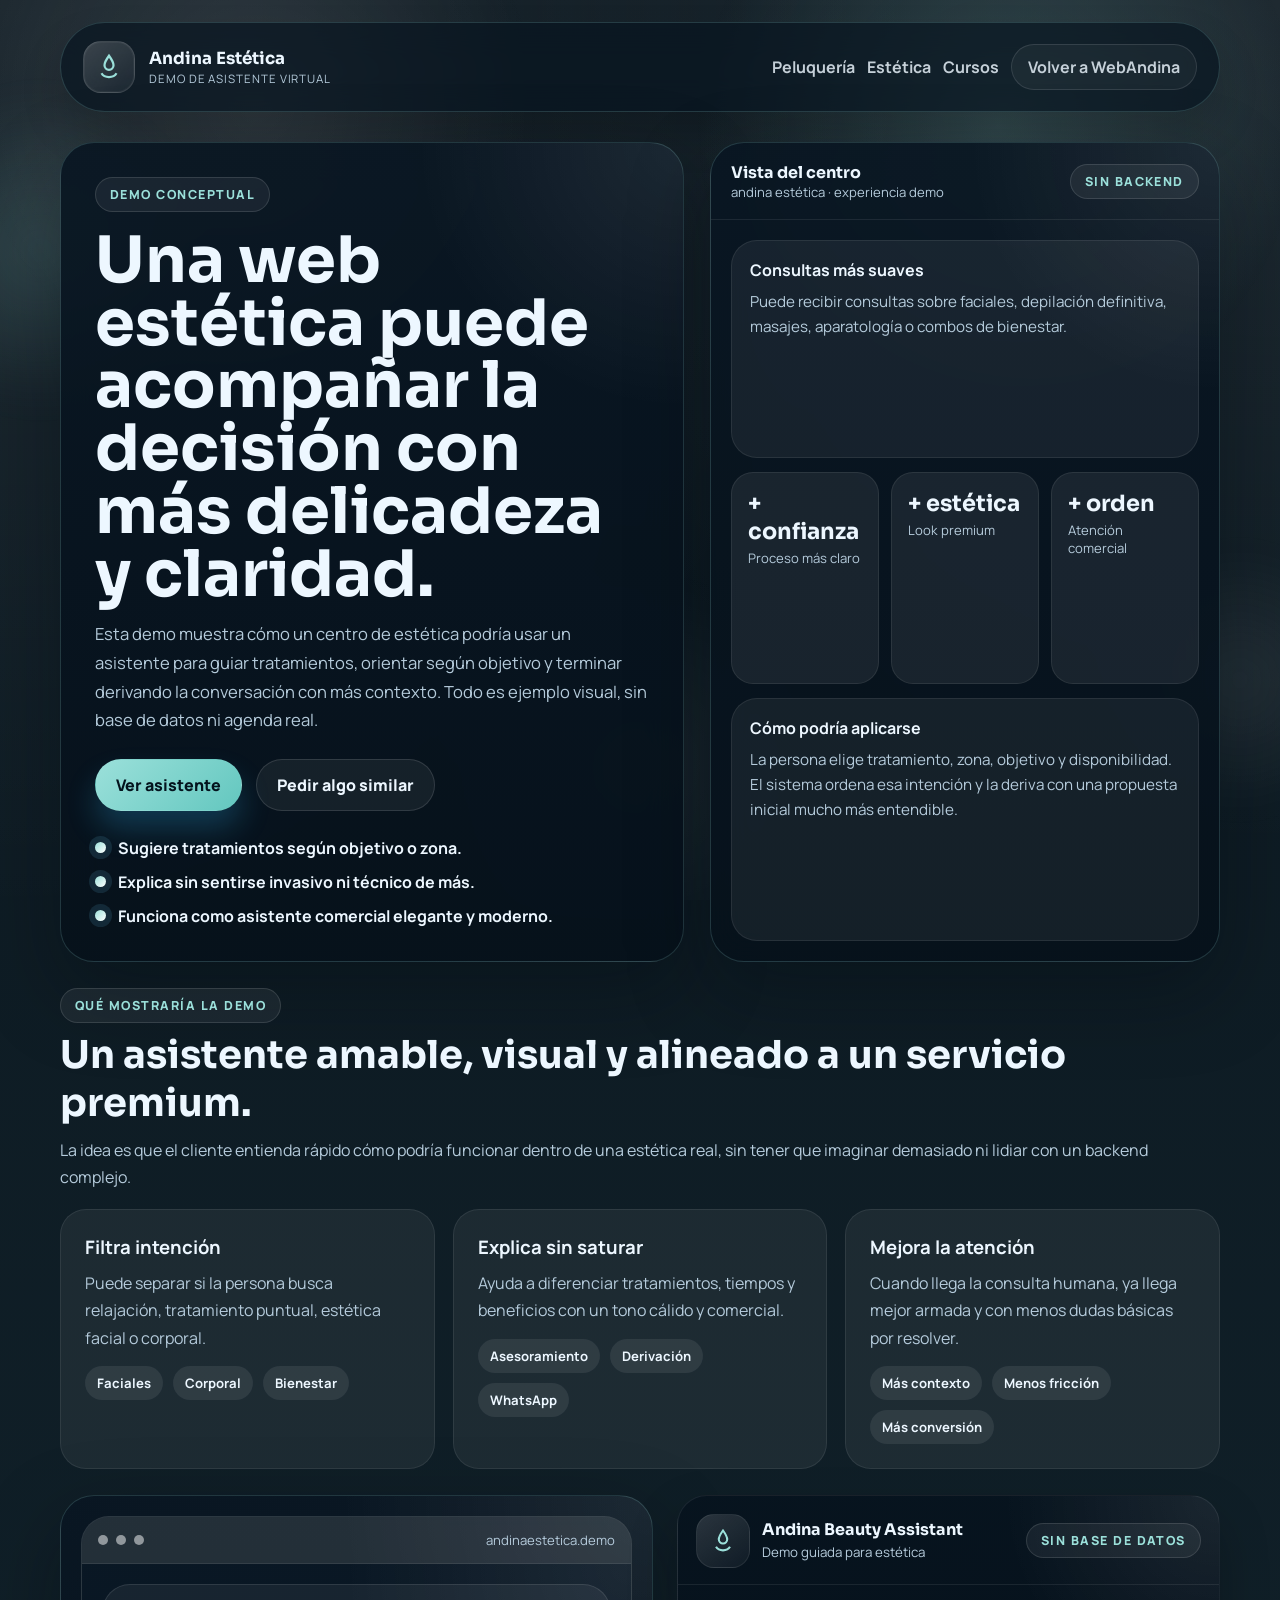
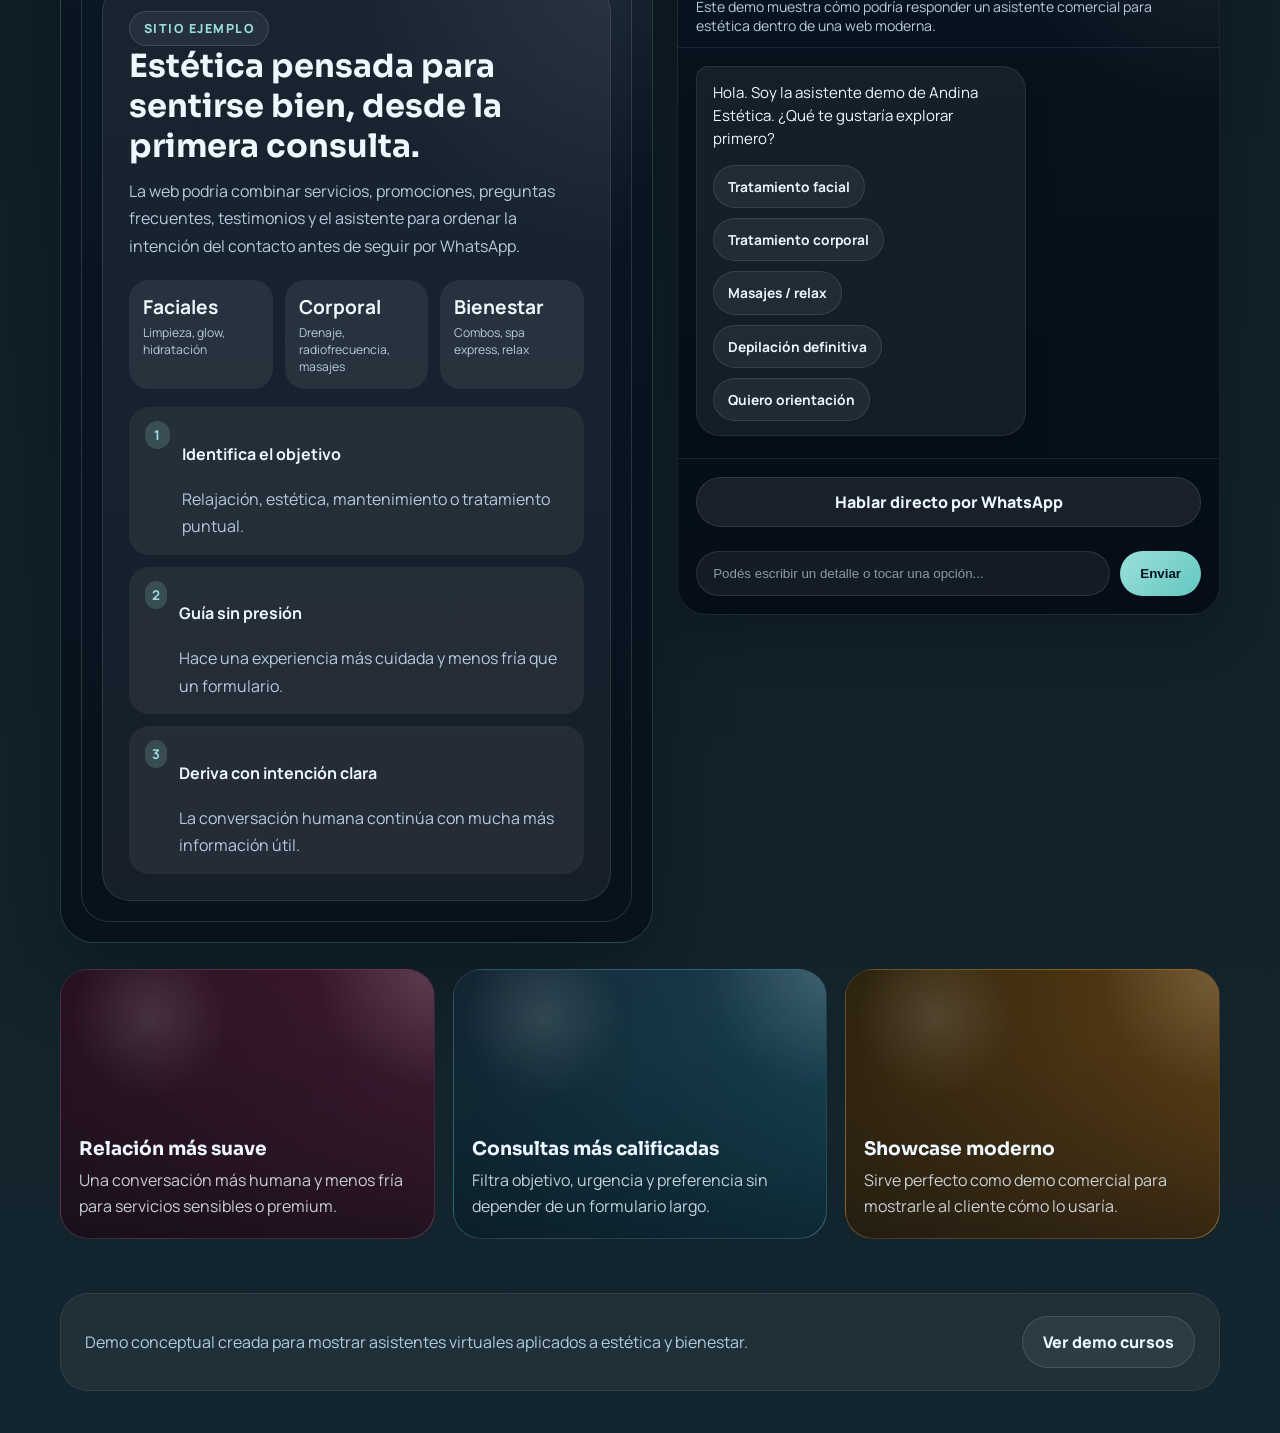
<file: estetica.html>
<!DOCTYPE html>
<html lang="es">
<head>
    <meta charset="UTF-8">
    <meta name="viewport" content="width=device-width, initial-scale=1.0">
    <title>Andina Estética | Demo de asistente virtual | WebAndina</title>
    <meta name="description" content="Demo conceptual de asistente virtual para centros de estética. Ejemplo de reservas, tratamientos y consultas guiadas sin base de datos.">
    <link rel="icon" type="image/x-icon" href="./favicon.ico">
    <link rel="icon" type="image/svg+xml" href="./favicon.svg">
    <link rel="apple-touch-icon" href="./favicon-180.png">
    <link rel="preconnect" href="https://fonts.googleapis.com">
    <link rel="preconnect" href="https://fonts.gstatic.com" crossorigin>
    <link href="https://fonts.googleapis.com/css2?family=Manrope:wght@400;500;600;700;800&family=Sora:wght@500;600;700;800&display=swap" rel="stylesheet">
    <link rel="stylesheet" href="./demo-assistant.css">
    <style>
        body.demo-page {
            --demo-bg: #0c1820;
            --demo-bg-soft: #13252e;
            --demo-accent: #9be0da;
            --demo-accent-strong: #63c7bf;
            --demo-accent-soft: rgba(155, 224, 218, 0.18);
            --demo-line: rgba(155, 224, 218, 0.18);
        }

        .estetica-glow {
            position: fixed;
            inset: 0;
            pointer-events: none;
            z-index: 0;
            background:
                radial-gradient(circle at 20% 12%, rgba(255,255,255,0.10), transparent 22%),
                radial-gradient(circle at 78% 14%, rgba(155,224,218,0.20), transparent 24%),
                radial-gradient(circle at 50% 85%, rgba(255,255,255,0.06), transparent 20%);
        }
    </style>
</head>
<body class="demo-page">
    <div class="estetica-glow" aria-hidden="true"></div>

    <div class="demo-shell">
        <header class="demo-topbar">
            <div class="demo-container">
                <div class="demo-topbar-inner">
                    <a class="demo-brand" href="./index.html">
                        <span class="demo-brand-mark" aria-hidden="true">
                            <svg viewBox="0 0 24 24" fill="none" stroke="currentColor" stroke-width="1.8">
                                <path d="M12 3c2.4 3.3 3.6 5.8 3.6 7.6A3.6 3.6 0 1 1 8.4 10.6C8.4 8.8 9.6 6.3 12 3Z"/>
                                <path d="M6 17c1.3 2.2 3.2 3 6 3s4.7-.8 6-3"/>
                            </svg>
                        </span>
                        <span class="demo-brand-copy">
                            <strong>Andina Estética</strong>
                            <small>Demo de asistente virtual</small>
                        </span>
                    </a>

                    <nav class="demo-nav">
                        <a href="./peluqueria">Peluquería</a>
                        <a href="./estetica">Estética</a>
                        <a href="./cursos">Cursos</a>
                        <a href="./index.html" class="demo-pill-link">Volver a WebAndina</a>
                    </nav>
                </div>
            </div>
        </header>

        <main class="demo-main">
            <div class="demo-container">
                <section class="demo-hero">
                    <article class="demo-panel demo-reveal">
                        <div class="demo-panel-copy">
                            <span class="demo-badge">Demo conceptual</span>
                            <h1>Una web estética puede acompañar la decisión con más delicadeza y claridad.</h1>
                            <p>
                                Esta demo muestra cómo un centro de estética podría usar un asistente para guiar tratamientos, orientar según objetivo y terminar derivando la conversación con más contexto. Todo es ejemplo visual, sin base de datos ni agenda real.
                            </p>

                            <div class="demo-hero-actions">
                                <a href="#asistente" class="demo-button demo-button-primary">Ver asistente</a>
                                <a href="https://wa.me/5492944324419?text=Hola%2C%20quiero%20una%20demo%20como%20Andina%20Estetica." target="_blank" rel="noreferrer" class="demo-button demo-button-secondary">Pedir algo similar</a>
                            </div>

                            <div class="demo-highlight-list">
                                <div class="demo-highlight-item"><span class="demo-highlight-dot"></span> Sugiere tratamientos según objetivo o zona.</div>
                                <div class="demo-highlight-item"><span class="demo-highlight-dot"></span> Explica sin sentirse invasivo ni técnico de más.</div>
                                <div class="demo-highlight-item"><span class="demo-highlight-dot"></span> Funciona como asistente comercial elegante y moderno.</div>
                            </div>
                        </div>
                    </article>

                    <aside class="demo-panel demo-preview demo-reveal">
                        <div class="demo-preview-head">
                            <div>
                                <strong>Vista del centro</strong>
                                <div class="demo-browser-url">andina estética · experiencia demo</div>
                            </div>
                            <span class="demo-badge">Sin backend</span>
                        </div>
                        <div class="demo-preview-body">
                            <article class="demo-mini-card">
                                <strong>Consultas más suaves</strong>
                                <p>Puede recibir consultas sobre faciales, depilación definitiva, masajes, aparatología o combos de bienestar.</p>
                            </article>
                            <div class="demo-stats">
                                <div class="demo-stat"><strong>+ confianza</strong><span>Proceso más claro</span></div>
                                <div class="demo-stat"><strong>+ estética</strong><span>Look premium</span></div>
                                <div class="demo-stat"><strong>+ orden</strong><span>Atención comercial</span></div>
                            </div>
                            <article class="demo-mini-card">
                                <strong>Cómo podría aplicarse</strong>
                                <p>La persona elige tratamiento, zona, objetivo y disponibilidad. El sistema ordena esa intención y la deriva con una propuesta inicial mucho más entendible.</p>
                            </article>
                        </div>
                    </aside>
                </section>

                <section class="demo-section demo-reveal">
                    <div class="demo-section-heading">
                        <span class="demo-badge">Qué mostraría la demo</span>
                        <h2>Un asistente amable, visual y alineado a un servicio premium.</h2>
                        <p>La idea es que el cliente entienda rápido cómo podría funcionar dentro de una estética real, sin tener que imaginar demasiado ni lidiar con un backend complejo.</p>
                    </div>

                    <div class="demo-grid-three">
                        <article class="demo-info-card">
                            <h3>Filtra intención</h3>
                            <p>Puede separar si la persona busca relajación, tratamiento puntual, estética facial o corporal.</p>
                            <div class="demo-tag-row">
                                <span class="demo-tag">Faciales</span>
                                <span class="demo-tag">Corporal</span>
                                <span class="demo-tag">Bienestar</span>
                            </div>
                        </article>
                        <article class="demo-info-card">
                            <h3>Explica sin saturar</h3>
                            <p>Ayuda a diferenciar tratamientos, tiempos y beneficios con un tono cálido y comercial.</p>
                            <div class="demo-tag-row">
                                <span class="demo-tag">Asesoramiento</span>
                                <span class="demo-tag">Derivación</span>
                                <span class="demo-tag">WhatsApp</span>
                            </div>
                        </article>
                        <article class="demo-info-card">
                            <h3>Mejora la atención</h3>
                            <p>Cuando llega la consulta humana, ya llega mejor armada y con menos dudas básicas por resolver.</p>
                            <div class="demo-tag-row">
                                <span class="demo-tag">Más contexto</span>
                                <span class="demo-tag">Menos fricción</span>
                                <span class="demo-tag">Más conversión</span>
                            </div>
                        </article>
                    </div>
                </section>

                <section class="demo-showcase" id="asistente">
                    <article class="demo-panel demo-device demo-reveal">
                        <div class="demo-browser">
                            <div class="demo-browser-top">
                                <div class="demo-browser-dots"><span></span><span></span><span></span></div>
                                <div class="demo-browser-url">andinaestetica.demo</div>
                            </div>
                            <div class="demo-browser-content">
                                <div class="demo-site-card">
                                    <span class="demo-badge">Sitio ejemplo</span>
                                    <h3>Estética pensada para sentirse bien, desde la primera consulta.</h3>
                                    <p>La web podría combinar servicios, promociones, preguntas frecuentes, testimonios y el asistente para ordenar la intención del contacto antes de seguir por WhatsApp.</p>

                                    <div class="demo-site-metrics">
                                        <div><strong>Faciales</strong><span>Limpieza, glow, hidratación</span></div>
                                        <div><strong>Corporal</strong><span>Drenaje, radiofrecuencia, masajes</span></div>
                                        <div><strong>Bienestar</strong><span>Combos, spa express, relax</span></div>
                                    </div>

                                    <div class="demo-site-steps">
                                        <div class="demo-site-step">
                                            <strong>1</strong>
                                            <div>
                                                <h4>Identifica el objetivo</h4>
                                                <p>Relajación, estética, mantenimiento o tratamiento puntual.</p>
                                            </div>
                                        </div>
                                        <div class="demo-site-step">
                                            <strong>2</strong>
                                            <div>
                                                <h4>Guía sin presión</h4>
                                                <p>Hace una experiencia más cuidada y menos fría que un formulario.</p>
                                            </div>
                                        </div>
                                        <div class="demo-site-step">
                                            <strong>3</strong>
                                            <div>
                                                <h4>Deriva con intención clara</h4>
                                                <p>La conversación humana continúa con mucha más información útil.</p>
                                            </div>
                                        </div>
                                    </div>
                                </div>
                            </div>
                        </div>
                    </article>

                    <aside class="demo-assistant-card demo-reveal" data-demo-assistant>
                        <script type="application/json">
                            {
                                "businessName": "Andina Estética",
                                "assistantName": "Andina Beauty Assistant",
                                "assistantTag": "Demo guiada para estética",
                                "directActionLabel": "Hablar directo por WhatsApp",
                                "directActionHref": "https://wa.me/5492944324419?text=Hola%2C%20quiero%20una%20demo%20como%20Andina%20Estetica.",
                                "summaryLabel": "Resumen de reserva demo",
                                "finalButtonLabel": "Pedir demo para mi centro",
                                "finalButtonHref": "https://wa.me/5492944324419?text=Hola%2C%20quiero%20un%20asistente%20de%20estetica%20como%20esta%20demo%2C%20con%20reserva%20guiada.",
                                "flow": [
                                    {
                                        "key": "interest",
                                        "label": "Interés",
                                        "shortLabel": "Interés",
                                        "question": "Hola. Soy la asistente demo de Andina Estética. ¿Qué te gustaría explorar primero?",
                                        "options": [
                                            {"value": "facial", "label": "Tratamiento facial"},
                                            {"value": "corporal", "label": "Tratamiento corporal"},
                                            {"value": "relax", "label": "Masajes / relax"},
                                            {"value": "depilacion", "label": "Depilación definitiva"},
                                            {"value": "no-se", "label": "Quiero orientación"}
                                        ]
                                    },
                                    {
                                        "key": "goal",
                                        "label": "Objetivo",
                                        "shortLabel": "Objetivo",
                                        "question": "Entiendo. ¿Qué resultado te gustaría lograr?",
                                        "options": [
                                            {"value": "mejorar", "label": "Mejorar aspecto / glow"},
                                            {"value": "mantenimiento", "label": "Mantenimiento"},
                                            {"value": "relajar", "label": "Relajarme"},
                                            {"value": "consultar", "label": "Solo consultar opciones"}
                                        ]
                                    },
                                    {
                                        "key": "availability",
                                        "label": "Disponibilidad",
                                        "shortLabel": "Disponibilidad",
                                        "question": "¿Cómo te gustaría avanzar?",
                                        "options": [
                                            {"value": "esta-semana", "label": "Me gustaría esta semana"},
                                            {"value": "fecha", "label": "Tengo una fecha puntual"},
                                            {"value": "promo", "label": "Quiero ver promos o combos"},
                                            {"value": "hablar", "label": "Prefiero que me orienten"}
                                        ]
                                    },
                                    {
                                        "key": "date",
                                        "label": "Fecha sugerida",
                                        "shortLabel": "Fecha",
                                        "question": "Te comparto fechas de ejemplo para esta demo. ¿Cuál preferís?",
                                        "options": [
                                            {"value": "miercoles-03-abril", "label": "Miércoles 3 de abril"},
                                            {"value": "viernes-05-abril", "label": "Viernes 5 de abril"},
                                            {"value": "lunes-08-abril", "label": "Lunes 8 de abril"}
                                        ]
                                    },
                                    {
                                        "key": "time",
                                        "label": "Horario sugerido",
                                        "shortLabel": "Horario",
                                        "question": "¿Y qué horario de ejemplo te resultaría más cómodo?",
                                        "options": [
                                            {"value": "09-30", "label": "09:30"},
                                            {"value": "14-00", "label": "14:00"},
                                            {"value": "17-15", "label": "17:15"}
                                        ]
                                    },
                                    {
                                        "key": "details",
                                        "label": "Detalle",
                                        "shortLabel": "Detalle",
                                        "question": "Si querés, sumá un detalle más para cerrar esta reserva demo con una recomendación más personalizada.",
                                        "type": "text",
                                        "placeholder": "Ejemplo: busco algo suave, natural y que no me saque mucho tiempo."
                                    }
                                ]
                            }
                        </script>
                        <div class="demo-assistant-head">
                            <div class="demo-assistant-brand">
                                <span class="demo-assistant-avatar" aria-hidden="true">
                                    <svg viewBox="0 0 24 24" fill="none" stroke="currentColor" stroke-width="1.8">
                                        <path d="M12 3c2.4 3.3 3.6 5.8 3.6 7.6A3.6 3.6 0 1 1 8.4 10.6C8.4 8.8 9.6 6.3 12 3Z"/>
                                        <path d="M6 17c1.3 2.2 3.2 3 6 3s4.7-.8 6-3"/>
                                    </svg>
                                </span>
                                <div>
                                    <strong>Andina Beauty Assistant</strong>
                                    <small>Demo guiada para estética</small>
                                </div>
                            </div>
                            <span class="demo-badge">Sin base de datos</span>
                        </div>
                        <div class="demo-assistant-demo">Este demo muestra cómo podría responder un asistente comercial para estética dentro de una web moderna.</div>
                        <div class="demo-assistant-messages" data-demo-messages></div>
                        <div class="demo-assistant-footer">
                            <a data-demo-direct class="demo-direct-link" href="https://wa.me/5492944324419?text=Hola%2C%20quiero%20una%20demo%20como%20Andina%20Estetica.">Hablar directo por WhatsApp</a>
                            <div class="demo-actions" data-demo-actions></div>
                            <form class="demo-input-row" data-demo-form>
                                <input data-demo-input type="text" placeholder="Podés escribir un detalle o tocar una opción...">
                                <button type="submit" class="demo-send">Enviar</button>
                            </form>
                        </div>
                    </aside>
                </section>

                <section class="demo-section demo-reveal">
                    <div class="demo-gallery">
                        <article class="demo-gallery-card demo-gallery-card--one">
                            <div>
                                <h3>Relación más suave</h3>
                                <p>Una conversación más humana y menos fría para servicios sensibles o premium.</p>
                            </div>
                        </article>
                        <article class="demo-gallery-card demo-gallery-card--two">
                            <div>
                                <h3>Consultas más calificadas</h3>
                                <p>Filtra objetivo, urgencia y preferencia sin depender de un formulario largo.</p>
                            </div>
                        </article>
                        <article class="demo-gallery-card demo-gallery-card--three">
                            <div>
                                <h3>Showcase moderno</h3>
                                <p>Sirve perfecto como demo comercial para mostrarle al cliente cómo lo usaría.</p>
                            </div>
                        </article>
                    </div>
                </section>
            </div>
        </main>

        <footer class="demo-footer">
            <div class="demo-container">
                <div class="demo-footer-card">
                    <p>Demo conceptual creada para mostrar asistentes virtuales aplicados a estética y bienestar.</p>
                    <a href="./cursos" class="demo-button demo-button-secondary">Ver demo cursos</a>
                </div>
            </div>
        </footer>
    </div>

    <script src="./demo-assistant.js"></script>
</body>
</html>
</file>
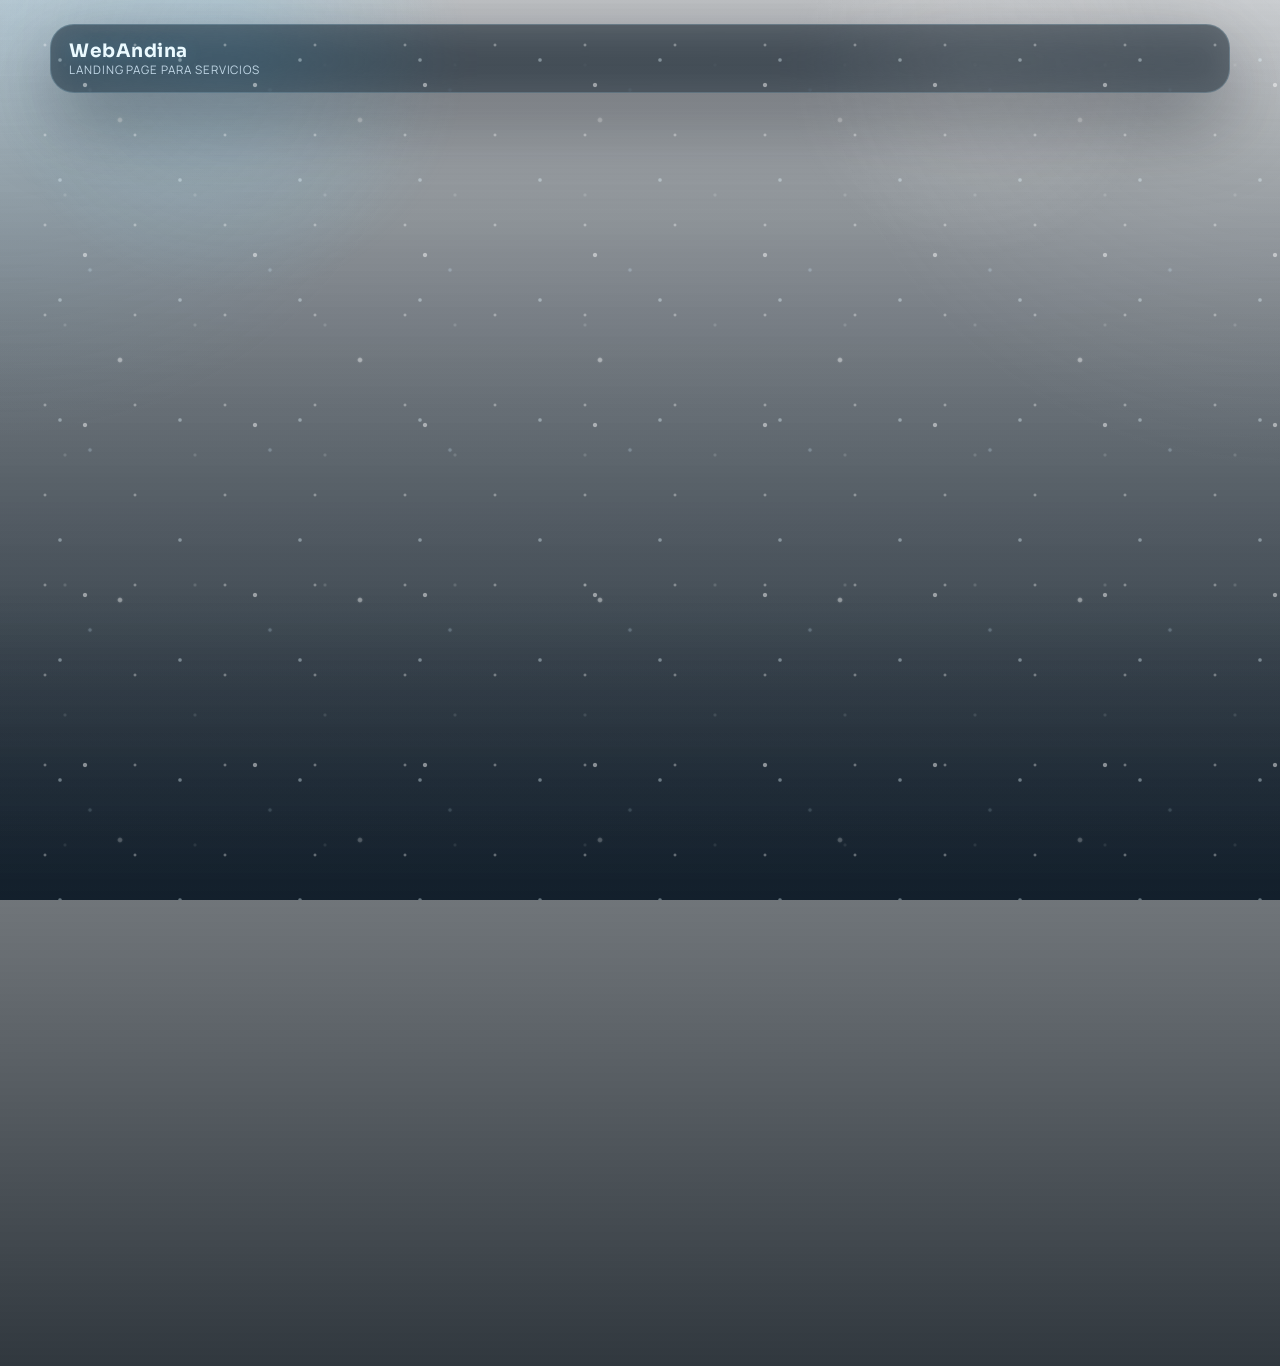
<file: landing-page-bariloche.html>
<!DOCTYPE html>
<html lang="es">
<head>
    <meta charset="UTF-8">
    <meta name="viewport" content="width=device-width, initial-scale=1.0">
    <title>Landing Page para Negocios y Servicios | WebAndina</title>
    <meta name="description" content="Landing page para negocios, turismo, restaurantes, profesionales y servicios. Ideal para mostrar mejor tu propuesta, recibir consultas, reservas y pedidos de presupuesto.">
    <meta name="robots" content="index, follow">
    <link rel="icon" type="image/x-icon" href="./favicon.ico">
    <link rel="icon" type="image/svg+xml" href="./favicon.svg">
    <link rel="apple-touch-icon" href="./favicon-180.png">
    <link rel="preconnect" href="https://fonts.googleapis.com">
    <link rel="preconnect" href="https://fonts.gstatic.com" crossorigin>
    <link href="https://fonts.googleapis.com/css2?family=Manrope:wght@400;500;600;700;800&family=Sora:wght@500;600;700;800&display=swap" rel="stylesheet">
    <link rel="stylesheet" href="./styles.css">
</head>
<body class="local-seo-page">
    <div class="page-bg" aria-hidden="true"><div class="aurora"></div><div class="snow snow-back"></div><div class="snow snow-front"></div><div class="mountains"></div></div>
    <div class="snow-overlay" aria-hidden="true"></div>
    <header class="hero">
        <div class="container">
            <nav class="topbar">
                <a href="./" class="brand"><span class="brand-copy"><strong>WebAndina</strong><small>Landing page para servicios</small></span></a>
            </nav>
            <div class="hero-copy reveal">
                <span class="eyebrow">Landing page para servicios</span>
                <h1>Landing pages para mostrar mejor tu propuesta y recibir más consultas.</h1>
                <p class="lead">Una landing bien armada sirve para explicar tu propuesta, mostrar tus servicios y llevar a la persona a escribirte, reservar o pedir presupuesto sin vueltas.</p>
            </div>
        </div>
    </header>
    <main>
        <section class="section">
            <div class="container local-seo-layout">
                <article class="glass-card local-seo-card reveal">
                    <h2>Cuándo conviene una landing.</h2>
                    <p>Es la mejor opción cuando necesitás salir online rápido con algo claro, profesional y centrado en una acción concreta.</p>
                    <ul class="local-seo-list">
                        <li>Negocios de turismo y experiencias.</li>
                        <li>Restaurantes, cafeterías y alojamientos.</li>
                        <li>Profesionales, estudios y servicios.</li>
                        <li>Campañas específicas con WhatsApp o formulario.</li>
                    </ul>
                </article>
                <aside class="glass-card local-seo-sidebar reveal">
                    <h3>Ideal para presencia online rápida</h3>
                    <p>Funciona muy bien para negocios estacionales, reservas, experiencias, excursiones y propuestas que necesitan una web clara para recibir consultas rápido.</p>
                    <div class="hero-actions">
                        <a href="https://wa.me/5492944324419?text=Hola%2C%20quiero%20una%20landing%20page%20para%20mi%20negocio." class="button button-primary" target="_blank" rel="noreferrer">Consultar landing</a>
                        <a href="./" class="button button-secondary">Volver al sitio</a>
                    </div>
                </aside>
            </div>
        </section>
    </main>
</body>
</html>
</file>
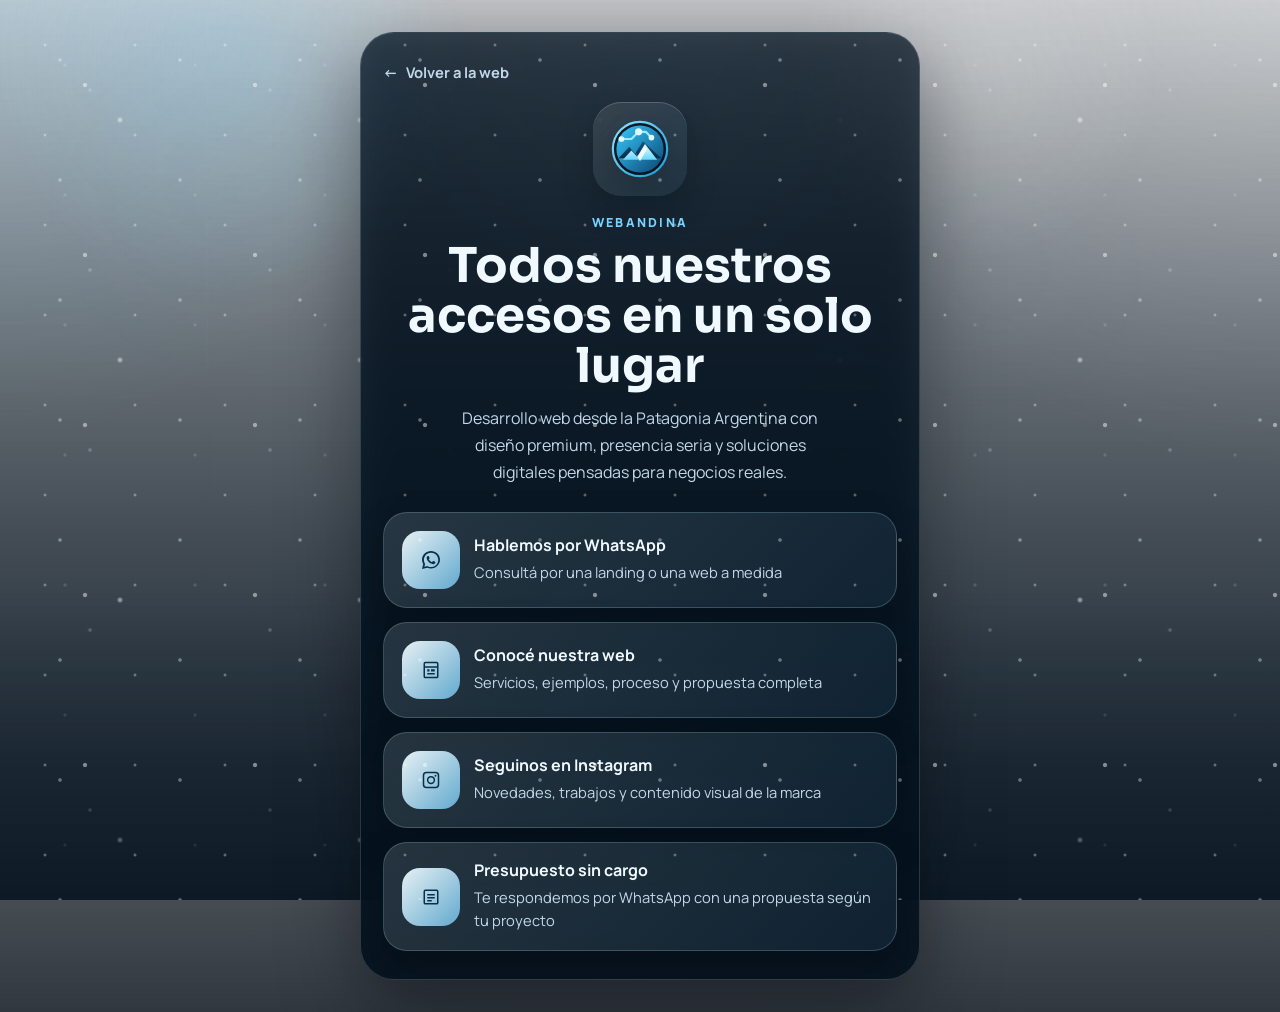
<file: linktree.html>
<!DOCTYPE html>
<html lang="es">
<head>
    <meta charset="UTF-8">
    <meta name="viewport" content="width=device-width, initial-scale=1.0">
    <title>WebAndina | Enlaces rápidos</title>
    <meta name="description" content="Accesos rápidos de WebAndina: WhatsApp, Instagram, web y presupuesto sin cargo.">
    <link rel="icon" type="image/x-icon" href="./favicon.ico">
    <link rel="icon" type="image/svg+xml" href="./favicon.svg">
    <link rel="apple-touch-icon" href="./favicon-180.png">
    <link rel="preconnect" href="https://fonts.googleapis.com">
    <link rel="preconnect" href="https://fonts.gstatic.com" crossorigin>
    <link href="https://fonts.googleapis.com/css2?family=Manrope:wght@400;500;600;700;800&family=Sora:wght@500;600;700;800&display=swap" rel="stylesheet">
    <link rel="stylesheet" href="./styles.css">
</head>
<body class="linktree-body">
    <div class="page-bg" aria-hidden="true">
        <div class="aurora"></div>
        <div class="snow snow-back"></div>
        <div class="snow snow-front"></div>
        <div class="mountains"></div>
    </div>
    <div class="snow-overlay" aria-hidden="true"></div>
    <div class="tech-orbit tech-orbit-a" aria-hidden="true"></div>
    <div class="tech-orbit tech-orbit-b" aria-hidden="true"></div>

    <main class="linktree-shell">
        <section class="linktree-card reveal is-visible">
            <a href="./" class="linktree-back">Volver a la web</a>

            <div class="linktree-brand">
                <span class="brand-mark linktree-mark" aria-hidden="true">
                    <svg viewBox="0 0 84 84" role="img">
                        <defs>
                            <linearGradient id="waRingLink" x1="0%" y1="0%" x2="100%" y2="100%">
                                <stop offset="0%" stop-color="#8ee7ff"/>
                                <stop offset="100%" stop-color="#1698d8"/>
                            </linearGradient>
                            <linearGradient id="waSkyLink" x1="0%" y1="0%" x2="100%" y2="100%">
                                <stop offset="0%" stop-color="#37cbff"/>
                                <stop offset="100%" stop-color="#0a4572"/>
                            </linearGradient>
                            <linearGradient id="waMountainLink" x1="0%" y1="0%" x2="0%" y2="100%">
                                <stop offset="0%" stop-color="#effbff"/>
                                <stop offset="100%" stop-color="#66d7ff"/>
                            </linearGradient>
                            <linearGradient id="waMountainDarkLink" x1="0%" y1="0%" x2="0%" y2="100%">
                                <stop offset="0%" stop-color="#0f5989"/>
                                <stop offset="100%" stop-color="#082843"/>
                            </linearGradient>
                        </defs>
                        <circle cx="42" cy="42" r="38" fill="rgba(3,17,29,0.78)" stroke="url(#waRingLink)" stroke-width="3"/>
                        <circle cx="42" cy="42" r="33" fill="url(#waSkyLink)"/>
                        <path d="M12 55 27 39l8 10 11-18 26 24Z" fill="url(#waMountainDarkLink)"/>
                        <path d="M18 57 30 44l8 9 11-18 17 22Z" fill="url(#waMountainLink)"/>
                        <path d="m35 46 4 6 9-14 4 4-10 17Z" fill="#f8feff" opacity=".88"/>
                        <path d="M16 28h14l10-10" fill="none" stroke="#9feaff" stroke-width="3" stroke-linecap="round" stroke-linejoin="round"/>
                        <path d="M40 18h10l8 8" fill="none" stroke="#9feaff" stroke-width="3" stroke-linecap="round" stroke-linejoin="round"/>
                        <circle cx="16" cy="28" r="4" fill="#dff9ff"/>
                        <circle cx="40" cy="18" r="5" fill="#dff9ff"/>
                        <circle cx="58" cy="26" r="4" fill="#dff9ff"/>
                    </svg>
                </span>
                <p class="linktree-eyebrow">WebAndina</p>
                <h1>Todos nuestros accesos en un solo lugar</h1>
                <p class="linktree-copy">Desarrollo web desde la Patagonia Argentina con diseño premium, presencia seria y soluciones digitales pensadas para negocios reales.</p>
            </div>

            <div class="linktree-actions">
                <a class="linktree-button reveal is-visible" href="https://wa.me/5492944324419?text=Hola%2C%20quiero%20consultar%20por%20una%20web." target="_blank" rel="noreferrer">
                    <span class="linktree-icon" aria-hidden="true">
                        <svg viewBox="0 0 32 32">
                            <path d="M16 4C9.39 4 4 9.16 4 15.53c0 2.04.56 4.04 1.62 5.79L4 28l6.93-1.79a12.34 12.34 0 0 0 5.07 1.08c6.61 0 12-5.16 12-11.52C28 9.16 22.61 4 16 4Zm0 21.38c-1.57 0-3.11-.39-4.48-1.14l-.32-.17-4.11 1.06 1.1-3.95-.21-.33a9.28 9.28 0 0 1-1.44-4.98c0-5.28 4.3-9.57 9.58-9.57s9.58 4.29 9.58 9.57-4.3 9.58-9.58 9.58Zm5.26-7.17c-.29-.14-1.7-.82-1.96-.91-.26-.1-.45-.14-.64.14-.19.28-.73.91-.9 1.1-.16.19-.33.21-.62.07-.29-.14-1.22-.44-2.33-1.4-.86-.75-1.44-1.68-1.61-1.96-.17-.28-.02-.43.12-.57.13-.13.29-.33.43-.5.14-.16.19-.28.29-.47.1-.19.05-.35-.02-.5-.07-.14-.64-1.52-.88-2.08-.23-.55-.47-.48-.64-.49h-.54c-.19 0-.5.07-.76.35-.26.28-1 1-1 2.45s1.03 2.86 1.17 3.06c.14.19 2.01 3.16 4.87 4.3.68.29 1.21.46 1.62.59.68.21 1.31.18 1.8.11.55-.08 1.7-.69 1.94-1.35.24-.66.24-1.23.17-1.35-.07-.12-.26-.19-.55-.33Z" fill="currentColor"/>
                        </svg>
                    </span>
                    <span>
                        <strong>Hablemos por WhatsApp</strong>
                        <small>Consultá por una landing o una web a medida</small>
                    </span>
                </a>

                <a class="linktree-button reveal is-visible" href="./" target="_self">
                    <span class="linktree-icon" aria-hidden="true">
                        <svg viewBox="0 0 32 32">
                            <path d="M6 7.5A2.5 2.5 0 0 1 8.5 5h15A2.5 2.5 0 0 1 26 7.5v17A2.5 2.5 0 0 1 23.5 27h-15A2.5 2.5 0 0 1 6 24.5v-17Zm2.5-.5a.5.5 0 0 0-.5.5V11h16V7.5a.5.5 0 0 0-.5-.5h-15ZM24 13H8v11.5c0 .28.22.5.5.5h15a.5.5 0 0 0 .5-.5V13Zm-13 2h3v3h-3v-3Zm0 5h10v2H11v-2Zm5-5h5v3h-5v-3Z" fill="currentColor"/>
                        </svg>
                    </span>
                    <span>
                        <strong>Conocé nuestra web</strong>
                        <small>Servicios, ejemplos, proceso y propuesta completa</small>
                    </span>
                </a>

                <a class="linktree-button reveal is-visible" href="https://www.instagram.com/webandina.ok/" target="_blank" rel="noreferrer">
                    <span class="linktree-icon" aria-hidden="true">
                        <svg viewBox="0 0 32 32">
                            <path d="M10 5h12a5 5 0 0 1 5 5v12a5 5 0 0 1-5 5H10a5 5 0 0 1-5-5V10a5 5 0 0 1 5-5Zm0 2a3 3 0 0 0-3 3v12a3 3 0 0 0 3 3h12a3 3 0 0 0 3-3V10a3 3 0 0 0-3-3H10Zm6 3.5A5.5 5.5 0 1 1 10.5 16 5.5 5.5 0 0 1 16 10.5Zm0 2A3.5 3.5 0 1 0 19.5 16 3.5 3.5 0 0 0 16 12.5ZM22 9a1.25 1.25 0 1 1-1.25 1.25A1.25 1.25 0 0 1 22 9Z" fill="currentColor"/>
                        </svg>
                    </span>
                    <span>
                        <strong>Seguinos en Instagram</strong>
                        <small>Novedades, trabajos y contenido visual de la marca</small>
                    </span>
                </a>

                <a class="linktree-button reveal is-visible" href="https://wa.me/5492944324419?text=Hola%2C%20quiero%20pedir%20un%20presupuesto%20sin%20cargo." target="_blank" rel="noreferrer">
                    <span class="linktree-icon" aria-hidden="true">
                        <svg viewBox="0 0 32 32">
                            <path d="M6 8.5A2.5 2.5 0 0 1 8.5 6h15A2.5 2.5 0 0 1 26 8.5v15a2.5 2.5 0 0 1-2.5 2.5h-15A2.5 2.5 0 0 1 6 23.5v-15Zm2.5-.5a.5.5 0 0 0-.5.5v15c0 .28.22.5.5.5h15a.5.5 0 0 0 .5-.5v-15a.5.5 0 0 0-.5-.5h-15ZM11 12h10v2H11v-2Zm0 4h10v2H11v-2Zm0 4h6v2h-6v-2Z" fill="currentColor"/>
                        </svg>
                    </span>
                    <span>
                        <strong>Presupuesto sin cargo</strong>
                        <small>Te respondemos por WhatsApp con una propuesta según tu proyecto</small>
                    </span>
                </a>
            </div>
        </section>
    </main>

    <script src="./app.js"></script>
</body>
</html>
</file>
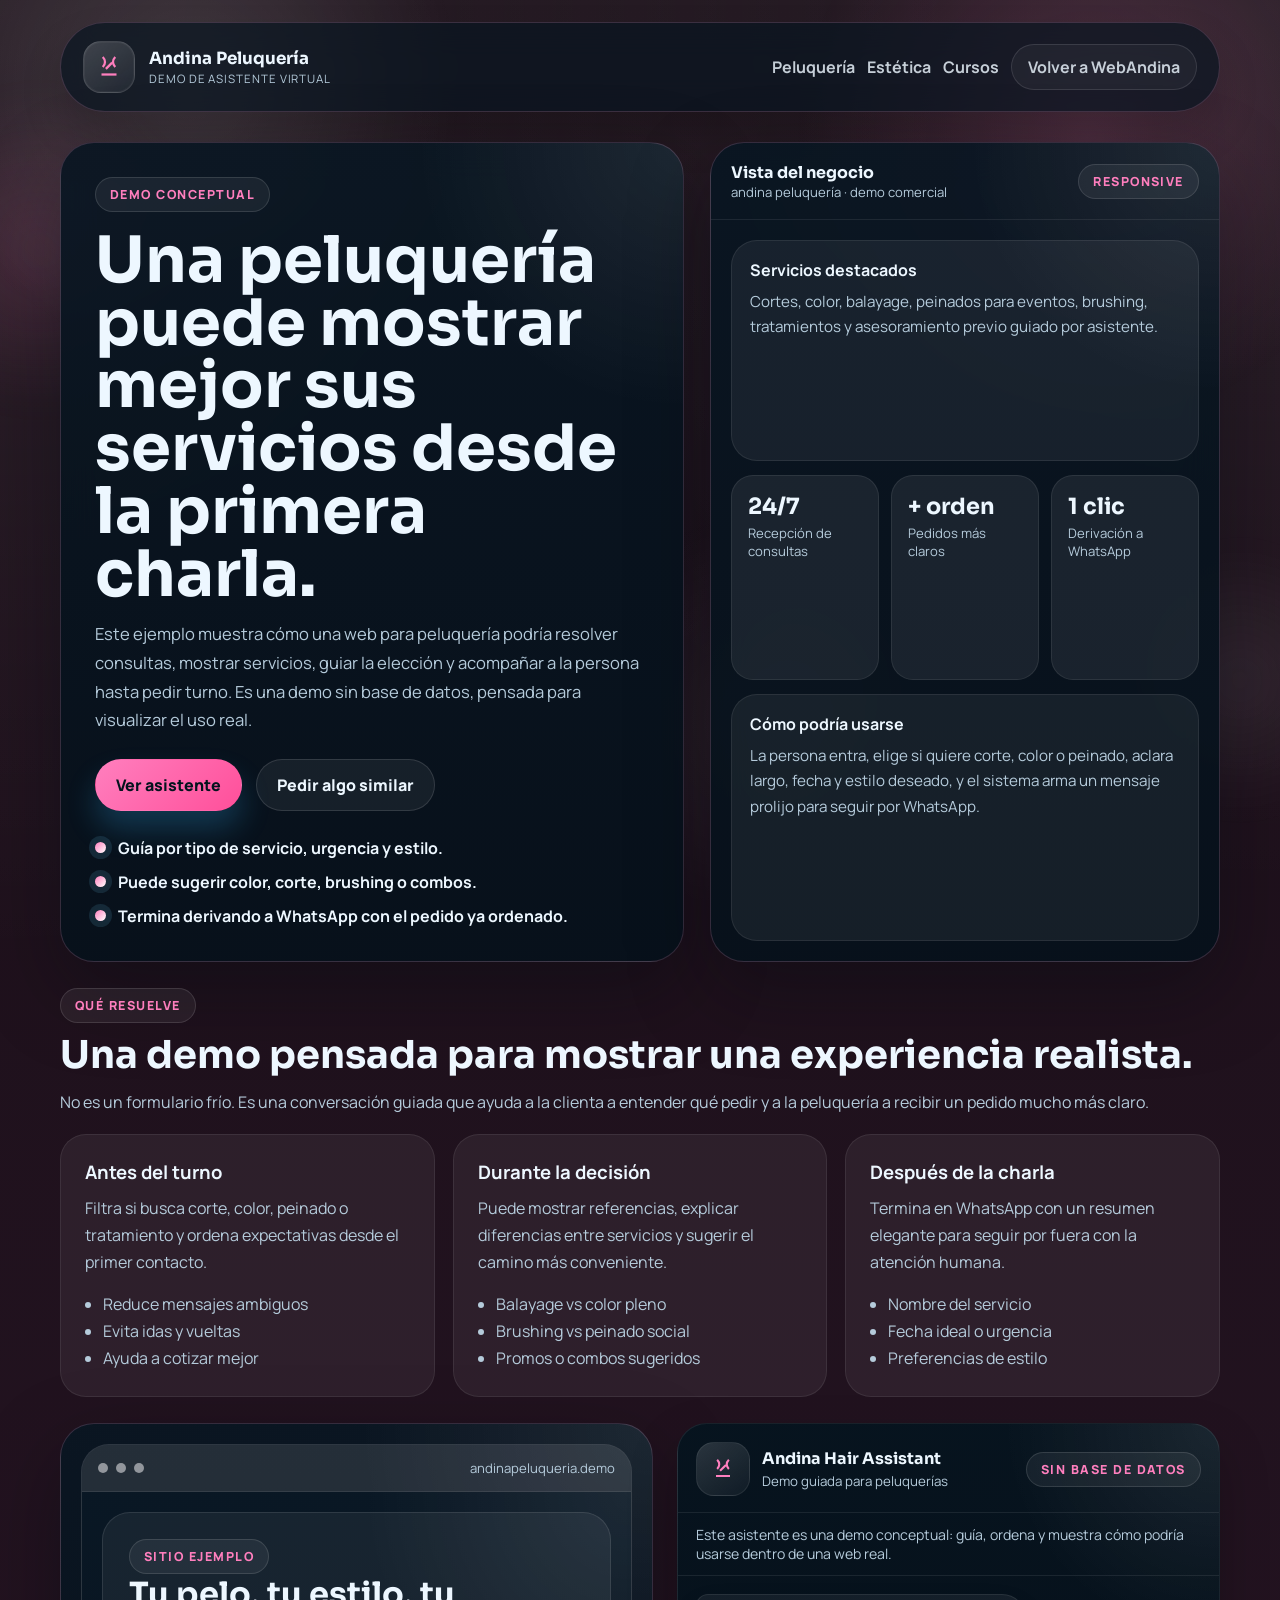
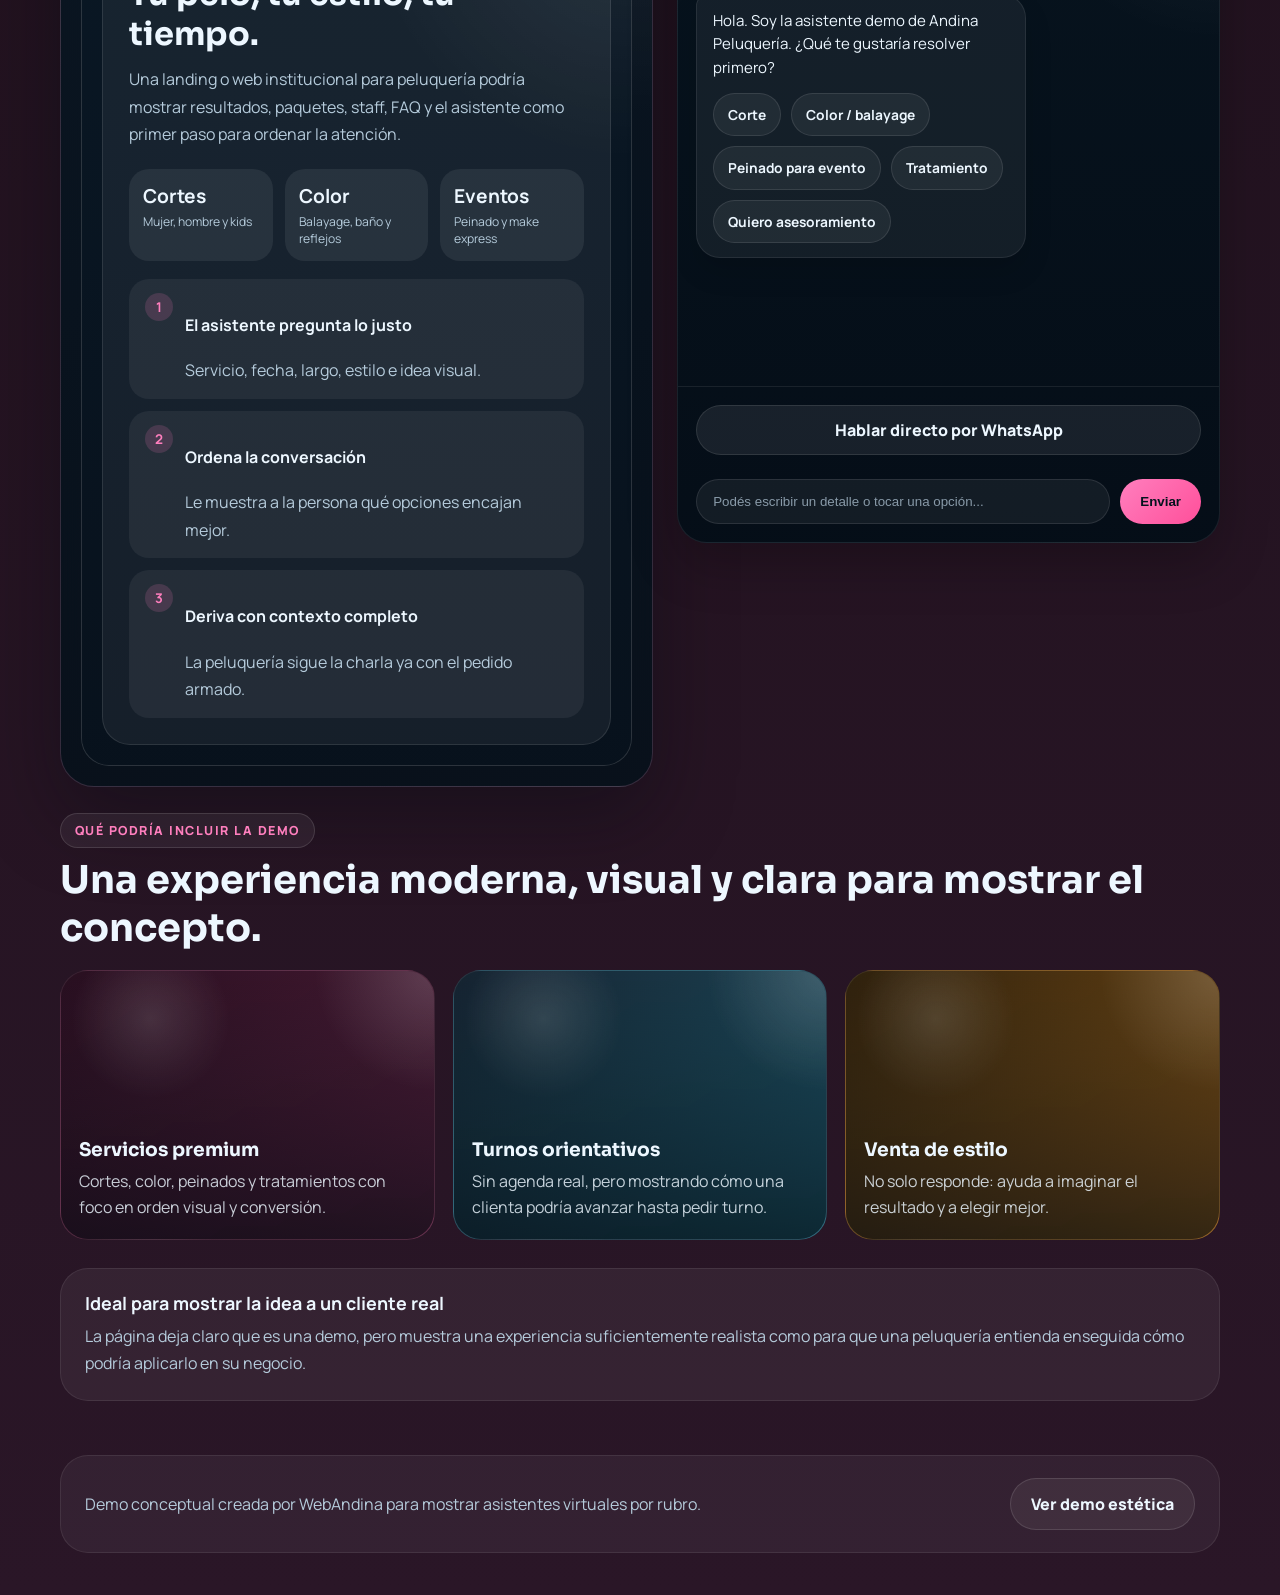
<file: peluqueria.html>
<!DOCTYPE html>
<html lang="es">
<head>
    <meta charset="UTF-8">
    <meta name="viewport" content="width=device-width, initial-scale=1.0">
    <title>Andina Peluquería | Demo de asistente virtual | WebAndina</title>
    <meta name="description" content="Demo conceptual de asistente virtual para peluquerías. Ejemplo de cómo una web con asistente puede guiar reservas, servicios y consultas sin base de datos.">
    <link rel="icon" type="image/x-icon" href="./favicon.ico">
    <link rel="icon" type="image/svg+xml" href="./favicon.svg">
    <link rel="apple-touch-icon" href="./favicon-180.png">
    <link rel="preconnect" href="https://fonts.googleapis.com">
    <link rel="preconnect" href="https://fonts.gstatic.com" crossorigin>
    <link href="https://fonts.googleapis.com/css2?family=Manrope:wght@400;500;600;700;800&family=Sora:wght@500;600;700;800&display=swap" rel="stylesheet">
    <link rel="stylesheet" href="./demo-assistant.css">
    <style>
        body.demo-page {
            --demo-bg: #1a0f18;
            --demo-bg-soft: #2a1627;
            --demo-accent: #ff7fbe;
            --demo-accent-strong: #ff4f9a;
            --demo-accent-soft: rgba(255, 127, 190, 0.16);
            --demo-line: rgba(255, 166, 212, 0.18);
        }

        .peluqueria-wave {
            position: fixed;
            inset: 0;
            pointer-events: none;
            z-index: 0;
            background:
                radial-gradient(circle at 15% 10%, rgba(255,255,255,0.12), transparent 20%),
                radial-gradient(circle at 85% 15%, rgba(255, 127, 190, 0.18), transparent 22%),
                radial-gradient(circle at 60% 80%, rgba(255,255,255,0.07), transparent 20%);
        }
    </style>
</head>
<body class="demo-page">
    <div class="peluqueria-wave" aria-hidden="true"></div>

    <div class="demo-shell">
        <header class="demo-topbar">
            <div class="demo-container">
                <div class="demo-topbar-inner">
                    <a class="demo-brand" href="./index.html">
                        <span class="demo-brand-mark" aria-hidden="true">
                            <svg viewBox="0 0 24 24" fill="none" stroke="currentColor" stroke-width="1.8">
                                <path d="M7 4c1.2 1.2 1.8 2.5 1.8 4S8.2 10.8 7 12"/>
                                <path d="M17 4c-1.2 1.2-1.8 2.5-1.8 4s.6 2.8 1.8 4"/>
                                <path d="M9.5 13.5 14.5 8.5"/>
                                <path d="M6 18h12"/>
                            </svg>
                        </span>
                        <span class="demo-brand-copy">
                            <strong>Andina Peluquería</strong>
                            <small>Demo de asistente virtual</small>
                        </span>
                    </a>

                    <nav class="demo-nav">
                        <a href="./peluqueria">Peluquería</a>
                        <a href="./estetica">Estética</a>
                        <a href="./cursos">Cursos</a>
                        <a href="./index.html" class="demo-pill-link">Volver a WebAndina</a>
                    </nav>
                </div>
            </div>
        </header>

        <main class="demo-main">
            <div class="demo-container">
                <section class="demo-hero">
                    <article class="demo-panel demo-reveal">
                        <div class="demo-panel-copy">
                            <span class="demo-badge">Demo conceptual</span>
                            <h1>Una peluquería puede mostrar mejor sus servicios desde la primera charla.</h1>
                            <p>
                                Este ejemplo muestra cómo una web para peluquería podría resolver consultas, mostrar servicios, guiar la elección y acompañar a la persona hasta pedir turno. Es una demo sin base de datos, pensada para visualizar el uso real.
                            </p>

                            <div class="demo-hero-actions">
                                <a href="#asistente" class="demo-button demo-button-primary">Ver asistente</a>
                                <a href="https://wa.me/5492944324419?text=Hola%2C%20quiero%20una%20demo%20como%20Andina%20Peluqueria." target="_blank" rel="noreferrer" class="demo-button demo-button-secondary">Pedir algo similar</a>
                            </div>

                            <div class="demo-highlight-list">
                                <div class="demo-highlight-item"><span class="demo-highlight-dot"></span> Guía por tipo de servicio, urgencia y estilo.</div>
                                <div class="demo-highlight-item"><span class="demo-highlight-dot"></span> Puede sugerir color, corte, brushing o combos.</div>
                                <div class="demo-highlight-item"><span class="demo-highlight-dot"></span> Termina derivando a WhatsApp con el pedido ya ordenado.</div>
                            </div>
                        </div>
                    </article>

                    <aside class="demo-panel demo-preview demo-reveal">
                        <div class="demo-preview-head">
                            <div>
                                <strong>Vista del negocio</strong>
                                <div class="demo-browser-url">andina peluquería · demo comercial</div>
                            </div>
                            <span class="demo-badge">Responsive</span>
                        </div>
                        <div class="demo-preview-body">
                            <article class="demo-mini-card">
                                <strong>Servicios destacados</strong>
                                <p>Cortes, color, balayage, peinados para eventos, brushing, tratamientos y asesoramiento previo guiado por asistente.</p>
                            </article>
                            <div class="demo-stats">
                                <div class="demo-stat"><strong>24/7</strong><span>Recepción de consultas</span></div>
                                <div class="demo-stat"><strong>+ orden</strong><span>Pedidos más claros</span></div>
                                <div class="demo-stat"><strong>1 clic</strong><span>Derivación a WhatsApp</span></div>
                            </div>
                            <article class="demo-mini-card">
                                <strong>Cómo podría usarse</strong>
                                <p>La persona entra, elige si quiere corte, color o peinado, aclara largo, fecha y estilo deseado, y el sistema arma un mensaje prolijo para seguir por WhatsApp.</p>
                            </article>
                        </div>
                    </aside>
                </section>

                <section class="demo-section demo-reveal">
                    <div class="demo-section-heading">
                        <span class="demo-badge">Qué resuelve</span>
                        <h2>Una demo pensada para mostrar una experiencia realista.</h2>
                        <p>No es un formulario frío. Es una conversación guiada que ayuda a la clienta a entender qué pedir y a la peluquería a recibir un pedido mucho más claro.</p>
                    </div>

                    <div class="demo-grid-three">
                        <article class="demo-info-card">
                            <h3>Antes del turno</h3>
                            <p>Filtra si busca corte, color, peinado o tratamiento y ordena expectativas desde el primer contacto.</p>
                            <ul>
                                <li>Reduce mensajes ambiguos</li>
                                <li>Evita idas y vueltas</li>
                                <li>Ayuda a cotizar mejor</li>
                            </ul>
                        </article>
                        <article class="demo-info-card">
                            <h3>Durante la decisión</h3>
                            <p>Puede mostrar referencias, explicar diferencias entre servicios y sugerir el camino más conveniente.</p>
                            <ul>
                                <li>Balayage vs color pleno</li>
                                <li>Brushing vs peinado social</li>
                                <li>Promos o combos sugeridos</li>
                            </ul>
                        </article>
                        <article class="demo-info-card">
                            <h3>Después de la charla</h3>
                            <p>Termina en WhatsApp con un resumen elegante para seguir por fuera con la atención humana.</p>
                            <ul>
                                <li>Nombre del servicio</li>
                                <li>Fecha ideal o urgencia</li>
                                <li>Preferencias de estilo</li>
                            </ul>
                        </article>
                    </div>
                </section>

                <section class="demo-showcase" id="asistente">
                    <article class="demo-panel demo-device demo-reveal">
                        <div class="demo-browser">
                            <div class="demo-browser-top">
                                <div class="demo-browser-dots"><span></span><span></span><span></span></div>
                                <div class="demo-browser-url">andinapeluqueria.demo</div>
                            </div>
                            <div class="demo-browser-content">
                                <div class="demo-site-card">
                                    <span class="demo-badge">Sitio ejemplo</span>
                                    <h3>Tu pelo, tu estilo, tu tiempo.</h3>
                                    <p>Una landing o web institucional para peluquería podría mostrar resultados, paquetes, staff, FAQ y el asistente como primer paso para ordenar la atención.</p>

                                    <div class="demo-site-metrics">
                                        <div><strong>Cortes</strong><span>Mujer, hombre y kids</span></div>
                                        <div><strong>Color</strong><span>Balayage, baño y reflejos</span></div>
                                        <div><strong>Eventos</strong><span>Peinado y make express</span></div>
                                    </div>

                                    <div class="demo-site-steps">
                                        <div class="demo-site-step">
                                            <strong>1</strong>
                                            <div>
                                                <h4>El asistente pregunta lo justo</h4>
                                                <p>Servicio, fecha, largo, estilo e idea visual.</p>
                                            </div>
                                        </div>
                                        <div class="demo-site-step">
                                            <strong>2</strong>
                                            <div>
                                                <h4>Ordena la conversación</h4>
                                                <p>Le muestra a la persona qué opciones encajan mejor.</p>
                                            </div>
                                        </div>
                                        <div class="demo-site-step">
                                            <strong>3</strong>
                                            <div>
                                                <h4>Deriva con contexto completo</h4>
                                                <p>La peluquería sigue la charla ya con el pedido armado.</p>
                                            </div>
                                        </div>
                                    </div>
                                </div>
                            </div>
                        </div>
                    </article>

                    <aside class="demo-assistant-card demo-reveal" data-demo-assistant>
                        <script type="application/json">
                            {
                                "businessName": "Andina Peluquería",
                                "assistantName": "Andina Hair Assistant",
                                "assistantTag": "Demo guiada para peluquerías",
                                "directActionLabel": "Hablar directo por WhatsApp",
                                "directActionHref": "https://wa.me/5492944324419?text=Hola%2C%20quiero%20una%20demo%20como%20Andina%20Peluqueria.",
                                "summaryLabel": "Resumen de turno demo",
                                "finalButtonLabel": "Pedir demo para mi peluquería",
                                "finalButtonHref": "https://wa.me/5492944324419?text=Hola%2C%20quiero%20un%20asistente%20de%20peluqueria%20como%20esta%20demo%2C%20con%20flujo%20de%20turnos%20guiado.",
                                "flow": [
                                    {
                                        "key": "service",
                                        "label": "Servicio",
                                        "shortLabel": "Servicio",
                                        "question": "Hola. Soy la asistente demo de Andina Peluquería. ¿Qué te gustaría resolver primero?",
                                        "options": [
                                            {"value": "corte", "label": "Corte"},
                                            {"value": "color", "label": "Color / balayage"},
                                            {"value": "peinado", "label": "Peinado para evento"},
                                            {"value": "tratamiento", "label": "Tratamiento"},
                                            {"value": "combo", "label": "Quiero asesoramiento"}
                                        ]
                                    },
                                    {
                                        "key": "timing",
                                        "label": "Momento",
                                        "shortLabel": "Cuándo",
                                        "question": "Perfecto. ¿Para cuándo sería ideal?",
                                        "options": [
                                            {"value": "hoy", "label": "Hoy o mañana"},
                                            {"value": "semana", "label": "Esta semana"},
                                            {"value": "evento", "label": "Tengo una fecha puntual"},
                                            {"value": "explorando", "label": "Solo estoy viendo opciones"}
                                        ]
                                    },
                                    {
                                        "key": "style",
                                        "label": "Estilo",
                                        "shortLabel": "Estilo",
                                        "question": "¿Qué look o resultado te gustaría lograr?",
                                        "options": [
                                            {"value": "natural", "label": "Natural y prolijo"},
                                            {"value": "impacto", "label": "Más cambio / impacto"},
                                            {"value": "mantenimiento", "label": "Mantenimiento"},
                                            {"value": "no-se", "label": "No estoy segura, quiero guía"}
                                        ]
                                    },
                                    {
                                        "key": "date",
                                        "label": "Fecha sugerida",
                                        "shortLabel": "Fecha",
                                        "question": "Te muestro algunas fechas de ejemplo. ¿Cuál te quedaría mejor para este turno demo?",
                                        "options": [
                                            {"value": "martes-02-abril", "label": "Martes 2 de abril"},
                                            {"value": "jueves-04-abril", "label": "Jueves 4 de abril"},
                                            {"value": "sabado-06-abril", "label": "Sábado 6 de abril"}
                                        ]
                                    },
                                    {
                                        "key": "time",
                                        "label": "Horario sugerido",
                                        "shortLabel": "Horario",
                                        "question": "Perfecto. ¿Qué horario de ejemplo preferís reservar?",
                                        "options": [
                                            {"value": "10-00", "label": "10:00"},
                                            {"value": "15-30", "label": "15:30"},
                                            {"value": "18-00", "label": "18:00"}
                                        ]
                                    },
                                    {
                                        "key": "details",
                                        "label": "Detalle extra",
                                        "shortLabel": "Detalle",
                                        "question": "Genial. Si querés, sumá un detalle más para cerrar este turno demo con más contexto.",
                                        "type": "text",
                                        "placeholder": "Ejemplo: tengo pelo largo y quiero algo elegante para una fiesta."
                                    }
                                ]
                            }
                        </script>
                        <div class="demo-assistant-head">
                            <div class="demo-assistant-brand">
                                <span class="demo-assistant-avatar" aria-hidden="true">
                                    <svg viewBox="0 0 24 24" fill="none" stroke="currentColor" stroke-width="1.8">
                                        <path d="M7 4c1.2 1.2 1.8 2.5 1.8 4S8.2 10.8 7 12"/>
                                        <path d="M17 4c-1.2 1.2-1.8 2.5-1.8 4s.6 2.8 1.8 4"/>
                                        <path d="M9.5 13.5 14.5 8.5"/>
                                        <path d="M6 18h12"/>
                                    </svg>
                                </span>
                                <div>
                                    <strong>Andina Hair Assistant</strong>
                                    <small>Demo guiada para peluquerías</small>
                                </div>
                            </div>
                            <span class="demo-badge">Sin base de datos</span>
                        </div>
                        <div class="demo-assistant-demo">Este asistente es una demo conceptual: guía, ordena y muestra cómo podría usarse dentro de una web real.</div>
                        <div class="demo-assistant-messages" data-demo-messages></div>
                        <div class="demo-assistant-footer">
                            <a data-demo-direct class="demo-direct-link" href="https://wa.me/5492944324419?text=Hola%2C%20quiero%20una%20demo%20como%20Andina%20Peluqueria.">Hablar directo por WhatsApp</a>
                            <div class="demo-actions" data-demo-actions></div>
                            <form class="demo-input-row" data-demo-form>
                                <input data-demo-input type="text" placeholder="Podés escribir un detalle o tocar una opción...">
                                <button type="submit" class="demo-send">Enviar</button>
                            </form>
                        </div>
                    </aside>
                </section>

                <section class="demo-section demo-reveal">
                    <div class="demo-section-heading">
                        <span class="demo-badge">Qué podría incluir la demo</span>
                        <h2>Una experiencia moderna, visual y clara para mostrar el concepto.</h2>
                    </div>

                    <div class="demo-gallery">
                        <article class="demo-gallery-card demo-gallery-card--one">
                            <div>
                                <h3>Servicios premium</h3>
                                <p>Cortes, color, peinados y tratamientos con foco en orden visual y conversión.</p>
                            </div>
                        </article>
                        <article class="demo-gallery-card demo-gallery-card--two">
                            <div>
                                <h3>Turnos orientativos</h3>
                                <p>Sin agenda real, pero mostrando cómo una clienta podría avanzar hasta pedir turno.</p>
                            </div>
                        </article>
                        <article class="demo-gallery-card demo-gallery-card--three">
                            <div>
                                <h3>Venta de estilo</h3>
                                <p>No solo responde: ayuda a imaginar el resultado y a elegir mejor.</p>
                            </div>
                        </article>
                    </div>

                    <div class="demo-callout">
                        <strong>Ideal para mostrar la idea a un cliente real</strong>
                        <p>La página deja claro que es una demo, pero muestra una experiencia suficientemente realista como para que una peluquería entienda enseguida cómo podría aplicarlo en su negocio.</p>
                    </div>
                </section>
            </div>
        </main>

        <footer class="demo-footer">
            <div class="demo-container">
                <div class="demo-footer-card">
                    <p>Demo conceptual creada por WebAndina para mostrar asistentes virtuales por rubro.</p>
                    <a href="./estetica" class="demo-button demo-button-secondary">Ver demo estética</a>
                </div>
            </div>
        </footer>
    </div>

    <script src="./demo-assistant.js"></script>
</body>
</html>
</file>
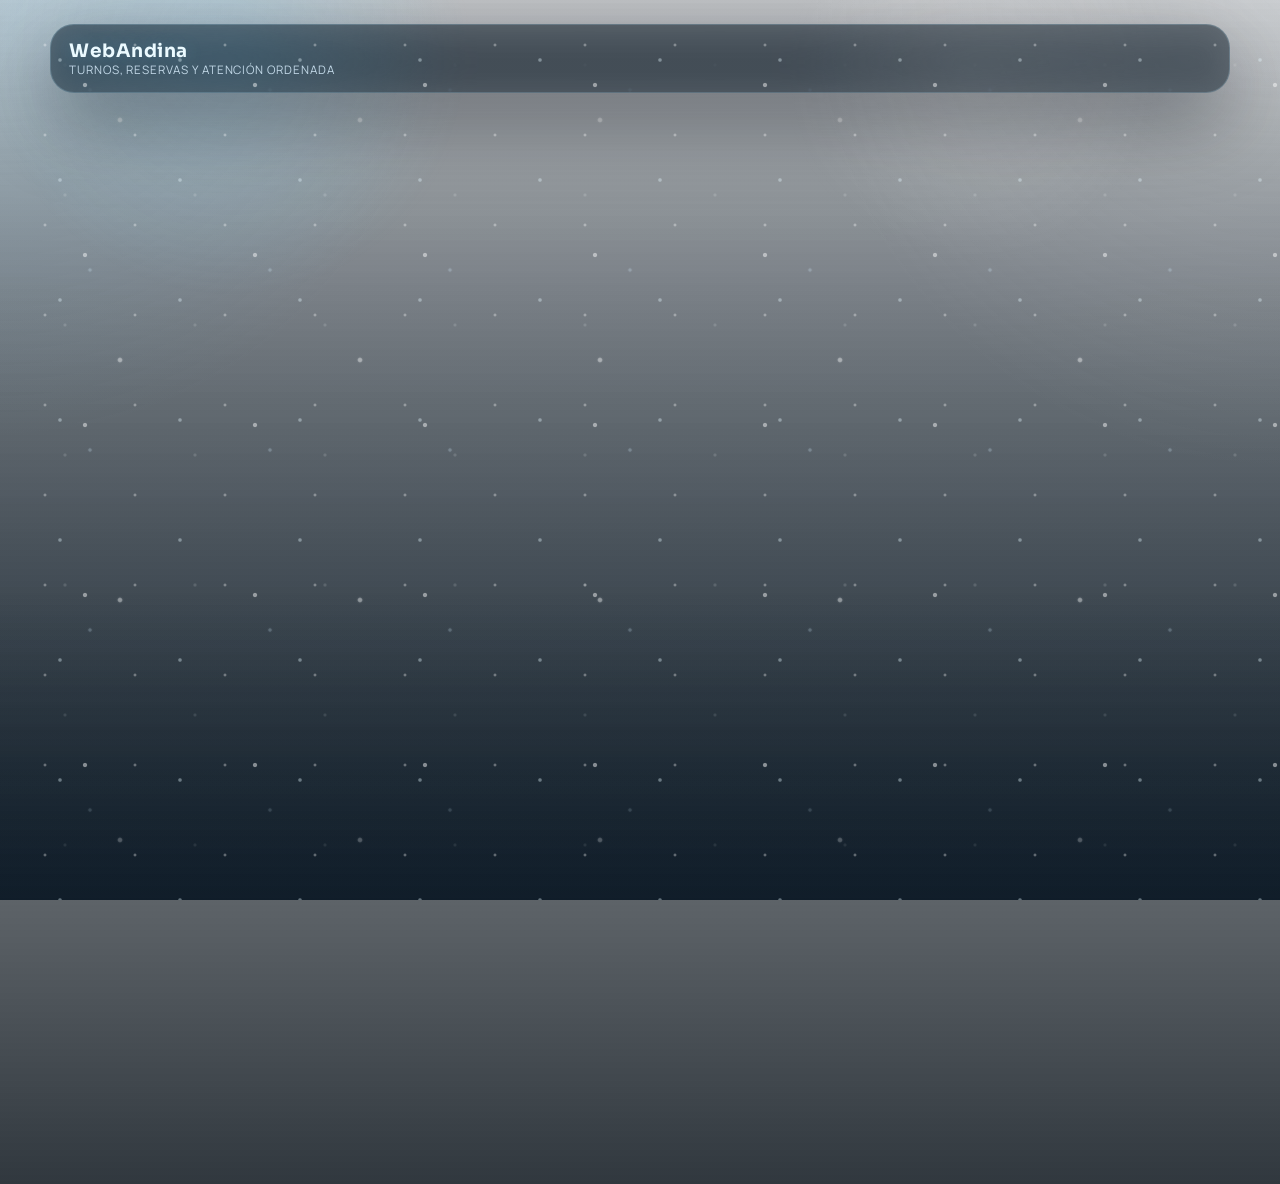
<file: webs-con-reservas-bariloche.html>
<!DOCTYPE html>
<html lang="es">
<head>
    <meta charset="UTF-8">
    <meta name="viewport" content="width=device-width, initial-scale=1.0">
    <title>Webs con Turnos y Reservas | WebAndina</title>
    <meta name="description" content="Webs con turnos y reservas para hoteles, cabañas, restaurantes, turismo, salud, estética y servicios que necesitan ordenar agenda y atención.">
    <meta name="robots" content="index, follow">
    <link rel="icon" type="image/x-icon" href="./favicon.ico">
    <link rel="icon" type="image/svg+xml" href="./favicon.svg">
    <link rel="apple-touch-icon" href="./favicon-180.png">
    <link rel="preconnect" href="https://fonts.googleapis.com">
    <link rel="preconnect" href="https://fonts.gstatic.com" crossorigin>
    <link href="https://fonts.googleapis.com/css2?family=Manrope:wght@400;500;600;700;800&family=Sora:wght@500;600;700;800&display=swap" rel="stylesheet">
    <link rel="stylesheet" href="./styles.css">
</head>
<body class="local-seo-page">
    <div class="page-bg" aria-hidden="true"><div class="aurora"></div><div class="snow snow-back"></div><div class="snow snow-front"></div><div class="mountains"></div></div>
    <div class="snow-overlay" aria-hidden="true"></div>
    <header class="hero">
        <div class="container">
            <nav class="topbar">
                <a href="./" class="brand"><span class="brand-copy"><strong>WebAndina</strong><small>Turnos, reservas y atención ordenada</small></span></a>
            </nav>
            <div class="hero-copy reveal">
                <span class="eyebrow">Webs con turnos y reservas</span>
                <h1>Reservas, turnos y atención ordenada para negocios de servicios.</h1>
                <p class="lead">Desarrollamos webs con agenda, reservas, pre-reservas, recordatorios y asistentes que ayudan a responder rápido y reducir idas y vueltas.</p>
            </div>
        </div>
    </header>
    <main>
        <section class="section">
            <div class="container local-seo-layout">
                <article class="glass-card local-seo-card reveal">
                    <h2>Casos donde mejor funciona.</h2>
                    <ul class="local-seo-list">
                        <li>Hoteles, hosterías, cabañas y experiencias turísticas.</li>
                        <li>Restaurantes con reserva de mesas.</li>
                        <li>Salud, estética, bienestar y servicios con agenda.</li>
                        <li>Negocios que atienden mucho por WhatsApp y necesitan ordenar mejor.</li>
                    </ul>
                </article>
                <aside class="glass-card local-seo-sidebar reveal">
                    <h3>Más orden, menos demora</h3>
                    <p>Una web con reservas bien pensada mejora la experiencia de la persona y también reduce muchísimo el tiempo de atención manual.</p>
                    <div class="hero-actions">
                        <a href="https://wa.me/5492944324419?text=Hola%2C%20quiero%20una%20web%20con%20turnos%20o%20reservas%20para%20mi%20negocio." class="button button-primary" target="_blank" rel="noreferrer">Consultar reservas</a>
                        <a href="./" class="button button-secondary">Volver al sitio</a>
                    </div>
                </aside>
            </div>
        </section>
    </main>
</body>
</html>
</file>
<file: styles.css>
:root {
    --bg: #061421;
    --surface: rgba(7, 24, 39, 0.74);
    --surface-strong: rgba(7, 22, 36, 0.88);
    --line: rgba(176, 227, 255, 0.2);
    --text: #eff9ff;
    --muted: #c2d8e7;
    --ice: #dff6ff;
    --accent: #79d2ff;
    --accent-strong: #30b0f2;
    --shadow: 0 28px 80px rgba(0, 8, 14, 0.42);
    --radius-xl: 32px;
    --radius-lg: 26px;
    --radius-md: 20px;
}

* {
    box-sizing: border-box;
}

html {
    scroll-behavior: smooth;
}

body {
    margin: 0;
    min-height: 100vh;
    background:
        linear-gradient(180deg, rgba(3, 12, 20, 0.08), rgba(3, 12, 20, 0.82)),
        url("https://images.pexels.com/photos/417074/pexels-photo-417074.jpeg?auto=compress&cs=tinysrgb&dpr=2&h=1600&w=2400") center top / cover fixed no-repeat;
    color: var(--text);
    font-family: "Manrope", sans-serif;
    position: relative;
    overflow-x: hidden;
}

body::before {
    content: "";
    position: fixed;
    inset: 0;
    background:
        radial-gradient(circle at top left, rgba(121, 210, 255, 0.18), transparent 28%),
        radial-gradient(circle at top right, rgba(245, 251, 255, 0.16), transparent 30%),
        linear-gradient(180deg, rgba(6, 20, 33, 0.18), rgba(6, 20, 33, 0.76));
    z-index: -2;
    pointer-events: none;
}

.floating-contact {
    position: fixed;
    right: 22px;
    bottom: 26px;
    display: flex;
    flex-direction: column;
    gap: 12px;
    z-index: 30;
}

.floating-button {
    display: inline-grid;
    place-items: center;
    width: 58px;
    height: 58px;
    border-radius: 999px;
    text-decoration: none;
    font-family: "Sora", sans-serif;
    font-size: 0.9rem;
    font-weight: 800;
    color: #ffffff;
    box-shadow: 0 18px 34px rgba(0, 0, 0, 0.28);
    border: 1px solid rgba(255, 255, 255, 0.16);
    backdrop-filter: blur(14px);
    transition: transform 0.22s ease, box-shadow 0.22s ease;
}

.floating-button svg {
    width: 28px;
    height: 28px;
    display: block;
}

.floating-button:hover {
    transform: translateY(-3px);
    box-shadow: 0 22px 40px rgba(0, 0, 0, 0.34);
}

.floating-whatsapp {
    background: linear-gradient(135deg, #25d366, #0a9e47);
}

.floating-messenger {
    background: linear-gradient(135deg, #00b2ff, #0067ff);
}

.webandina-assistant {
    position: fixed;
    right: 20px;
    bottom: 22px;
    z-index: 35;
    display: grid;
    justify-items: end;
    gap: 14px;
    transition: bottom 0.24s ease;
}

.webandina-assistant.is-open {
    bottom: 14px;
}

.webandina-assistant-hint {
    display: flex;
    justify-content: flex-end;
}

.webandina-assistant-hint[hidden],
.webandina-assistant-launcher-wrap[hidden] {
    display: none !important;
}

.webandina-hint-chip {
    appearance: none;
    border: 1px solid rgba(174, 231, 255, 0.18);
    background:
        linear-gradient(180deg, rgba(10, 25, 40, 0.96), rgba(7, 19, 31, 0.96)),
        radial-gradient(circle at top right, rgba(121, 210, 255, 0.12), transparent 42%);
    color: var(--ice);
    border-radius: 999px;
    padding: 11px 15px;
    max-width: 224px;
    font: inherit;
    font-size: 0.8rem;
    font-weight: 800;
    line-height: 1.3;
    cursor: pointer;
    box-shadow: 0 18px 36px rgba(0, 0, 0, 0.28);
    backdrop-filter: blur(18px);
}

.webandina-assistant-launcher-wrap {
    position: relative;
    display: grid;
    justify-items: end;
    gap: 10px;
}

.webandina-assistant-panel {
    width: min(90vw, 368px);
    overflow: hidden;
    border-radius: 30px;
    border: 1px solid rgba(174, 231, 255, 0.14);
    background:
        radial-gradient(circle at top right, rgba(121, 210, 255, 0.16), transparent 28%),
        linear-gradient(180deg, rgba(8, 24, 38, 0.98), rgba(5, 17, 29, 0.98));
    color: var(--text);
    box-shadow: 0 30px 90px rgba(0, 0, 0, 0.42);
    backdrop-filter: blur(20px);
    max-height: min(calc(100dvh - 24px), 860px);
    display: grid;
    grid-template-rows: auto auto minmax(0, 1fr) auto;
    position: relative;
}

.webandina-assistant-panel[hidden] {
    display: none !important;
}

.webandina-assistant-panel::before,
.webandina-assistant-panel::after {
    content: "";
    position: absolute;
    pointer-events: none;
}

.webandina-assistant-panel::before {
    inset: 0;
    background:
        radial-gradient(circle at top right, rgba(121, 210, 255, 0.12), transparent 22%),
        radial-gradient(circle at bottom left, rgba(255, 255, 255, 0.06), transparent 24%);
}

.webandina-assistant-panel::after {
    inset: 1px;
    border-radius: 29px;
    border: 1px solid rgba(255, 255, 255, 0.04);
}

.webandina-assistant-head {
    position: relative;
    z-index: 1;
    display: flex;
    justify-content: space-between;
    align-items: center;
    gap: 14px;
    padding: 16px 16px 14px;
    border-bottom: 1px solid rgba(255, 255, 255, 0.08);
}

.webandina-assistant-brand {
    display: flex;
    align-items: center;
    gap: 12px;
}

.webandina-assistant-brand strong {
    display: block;
    font-family: "Sora", sans-serif;
    font-size: 0.98rem;
}

.webandina-assistant-brand small {
    color: var(--muted);
    font-size: 0.76rem;
}

.webandina-assistant-avatar,
.webandina-launcher-avatar {
    position: relative;
    display: grid;
    place-items: center;
    border-radius: 999px;
    background:
        conic-gradient(from 0deg,
            rgba(255,255,255,0) 0deg,
            rgba(144, 226, 255, 0.28) 58deg,
            rgba(68, 181, 255, 0.96) 118deg,
            rgba(221, 247, 255, 0.88) 170deg,
            rgba(255,255,255,0) 240deg,
            rgba(81, 192, 255, 0.26) 360deg);
}

.webandina-assistant-avatar::before,
.webandina-launcher-avatar::before {
    content: "";
    position: absolute;
    inset: -3px;
    border-radius: inherit;
    background:
        conic-gradient(from 0deg,
            rgba(255,255,255,0) 0deg,
            rgba(144, 226, 255, 0.2) 54deg,
            rgba(68, 181, 255, 0.88) 130deg,
            rgba(237, 251, 255, 0.8) 186deg,
            rgba(255,255,255,0) 250deg,
            rgba(68, 181, 255, 0.2) 360deg);
    filter: blur(8px);
    z-index: -1;
    animation: webandina-assistant-spin 3.2s linear infinite;
}

.webandina-assistant-avatar {
    width: 58px;
    height: 58px;
    padding: 2px;
}

.webandina-launcher-avatar {
    width: 66px;
    height: 66px;
    padding: 3px;
    box-shadow: 0 14px 30px rgba(0, 0, 0, 0.22);
}

.webandina-assistant-avatar svg,
.webandina-launcher-avatar svg {
    width: 100%;
    height: 100%;
    display: block;
}

.webandina-assistant-close {
    width: 38px;
    height: 38px;
    border-radius: 999px;
    border: 1px solid rgba(255, 255, 255, 0.08);
    background: rgba(255, 255, 255, 0.05);
    color: rgba(255, 255, 255, 0.82);
    font-size: 1.4rem;
    line-height: 1;
    cursor: pointer;
}

.webandina-assistant-subhead {
    position: relative;
    z-index: 1;
    padding: 12px 16px;
    border-bottom: 1px solid rgba(255, 255, 255, 0.08);
    color: var(--muted);
    font-size: 0.76rem;
    line-height: 1.45;
    background: rgba(255, 255, 255, 0.04);
}

.webandina-assistant-messages {
    position: relative;
    z-index: 1;
    min-height: 0;
    overflow-y: auto;
    padding: 16px;
    display: grid;
    gap: 12px;
}

.webandina-msg {
    display: flex;
}

.webandina-msg.bot {
    justify-content: flex-start;
}

.webandina-msg.user {
    justify-content: flex-end;
}

.webandina-bubble {
    max-width: 88%;
    border-radius: 24px;
    padding: 14px 16px;
    font-size: 0.92rem;
    line-height: 1.58;
    box-shadow: 0 14px 34px rgba(0, 0, 0, 0.16);
}

.webandina-msg.bot .webandina-bubble {
    background:
        linear-gradient(180deg, rgba(255, 255, 255, 0.08), rgba(255, 255, 255, 0.05)),
        radial-gradient(circle at top right, rgba(121, 210, 255, 0.12), transparent 35%);
    border: 1px solid rgba(255, 255, 255, 0.09);
    color: var(--text);
}

.webandina-msg.user .webandina-bubble {
    background: linear-gradient(135deg, #effbff, #79d2ff);
    color: #062033;
    font-weight: 700;
}

.webandina-options {
    display: flex;
    gap: 8px;
    flex-wrap: wrap;
    margin-top: 10px;
    transition: opacity 0.24s ease, transform 0.24s ease;
}

.webandina-options.is-exiting {
    opacity: 0.32;
    transform: translateY(-4px);
}

.webandina-chip,
.webandina-action {
    appearance: none;
    border: 1px solid rgba(173, 231, 255, 0.14);
    background: rgba(255, 255, 255, 0.06);
    color: var(--ice);
    border-radius: 999px;
    padding: 11px 14px;
    font: inherit;
    font-size: 0.8rem;
    font-weight: 700;
    cursor: pointer;
    transition: transform 0.2s ease, border-color 0.2s ease, background 0.2s ease, box-shadow 0.2s ease, opacity 0.2s ease;
}

.webandina-chip.is-selected {
    color: #08273a;
    background: linear-gradient(135deg, #effbff, #7fd8ff);
    border-color: transparent;
    box-shadow: 0 10px 22px rgba(68, 181, 255, 0.24);
    transform: translateY(-1px) scale(1.02);
}

.webandina-chip[disabled] {
    opacity: 0.5;
    cursor: default;
    transform: none;
}

.webandina-chip.is-selected[disabled] {
    opacity: 1;
    transform: translateY(-1px) scale(1.02);
}

.webandina-chip:hover,
.webandina-chip:focus-visible,
.webandina-action:hover,
.webandina-action:focus-visible {
    transform: translateY(-1px);
    border-color: rgba(143, 224, 255, 0.4);
    background: rgba(121, 210, 255, 0.12);
    outline: none;
}

.webandina-typing {
    display: inline-flex;
    align-items: center;
    gap: .35rem;
}

.webandina-typing span {
    width: .42rem;
    height: .42rem;
    border-radius: 999px;
    background: rgba(255,255,255,0.72);
    animation: webandina-assistant-typing 1s infinite ease-in-out;
}

.webandina-typing span:nth-child(2) { animation-delay: .15s; }
.webandina-typing span:nth-child(3) { animation-delay: .3s; }

.webandina-assistant-footer {
    position: relative;
    z-index: 1;
    border-top: 1px solid rgba(255, 255, 255, 0.08);
    padding: 12px 16px 14px;
    display: grid;
    gap: 10px;
    background: rgba(0, 0, 0, 0.12);
}

.webandina-assistant-actions {
    display: flex;
    gap: 10px;
    flex-wrap: wrap;
}

.webandina-direct-whatsapp {
    display: inline-flex;
    align-items: center;
    justify-content: center;
    width: 100%;
    min-height: 44px;
    border-radius: 999px;
    text-decoration: none;
    font-size: 0.82rem;
    font-weight: 800;
    color: #08273a;
    background: linear-gradient(135deg, #effbff, #9fe1ff);
    box-shadow: 0 12px 26px rgba(68, 181, 255, 0.18);
    transition: transform 0.2s ease, box-shadow 0.2s ease;
}

.webandina-direct-whatsapp:hover,
.webandina-direct-whatsapp:focus-visible {
    transform: translateY(-1px);
    box-shadow: 0 16px 30px rgba(68, 181, 255, 0.24);
    outline: none;
}

.webandina-summary-card {
    display: grid;
    gap: 10px;
    margin-top: 10px;
    padding: 14px;
    border-radius: 20px;
    background:
        linear-gradient(180deg, rgba(255, 255, 255, 0.08), rgba(255, 255, 255, 0.05)),
        radial-gradient(circle at top right, rgba(121, 210, 255, 0.14), transparent 34%);
    border: 1px solid rgba(255, 255, 255, 0.08);
}

.webandina-summary-card strong {
    font-family: "Sora", sans-serif;
    font-size: 0.82rem;
}

.webandina-summary-card p {
    margin: 0;
    color: var(--muted);
    font-size: 0.8rem;
    line-height: 1.45;
}

.webandina-summary-list {
    display: grid;
    gap: 8px;
}

.webandina-summary-list div {
    padding: 10px 11px;
    border-radius: 16px;
    background: rgba(255, 255, 255, 0.04);
    border: 1px solid rgba(255, 255, 255, 0.06);
}

.webandina-summary-list span {
    display: block;
    color: rgba(203, 241, 255, 0.72);
    font-size: 0.68rem;
    font-weight: 800;
    letter-spacing: 0.12em;
    text-transform: uppercase;
    margin-bottom: 3px;
}

.webandina-summary-list strong {
    font-size: 0.84rem;
    line-height: 1.35;
}

.webandina-assistant-input-form {
    display: flex;
    align-items: center;
    gap: 8px;
}

.webandina-assistant-input-form input {
    flex: 1;
    height: 44px;
    border-radius: 999px;
    border: 1px solid rgba(173, 231, 255, 0.14);
    background: rgba(255, 255, 255, 0.05);
    color: var(--text);
    padding: 0 15px;
    font: inherit;
}

.webandina-assistant-input-form input::placeholder {
    color: rgba(194, 216, 231, 0.56);
}

.webandina-assistant-input-form input:focus {
    outline: 1px solid rgba(121, 210, 255, 0.42);
}

.webandina-assistant-input-form button {
    height: 44px;
    border-radius: 999px;
    border: 0;
    padding: 0 16px;
    font: inherit;
    font-size: 0.82rem;
    font-weight: 800;
    color: #07273b;
    background: linear-gradient(135deg, #f5fbff, #7bd6ff);
    cursor: pointer;
}

.webandina-assistant-actions .webandina-textarea {
    width: 100%;
    min-height: 78px;
    resize: vertical;
    border-radius: 18px;
    border: 1px solid rgba(173, 231, 255, 0.14);
    background: rgba(255, 255, 255, 0.05);
    color: var(--text);
    padding: 13px 14px;
    font: inherit;
    line-height: 1.5;
}

.webandina-assistant-actions .webandina-textarea::placeholder {
    color: rgba(194, 216, 231, 0.66);
}

.webandina-assistant-actions .webandina-textarea:focus {
    outline: 1px solid rgba(121, 210, 255, 0.42);
}

.webandina-action-primary {
    background: linear-gradient(135deg, #f5fbff, #7bd6ff);
    color: #07273b;
    border-color: transparent;
}

.webandina-assistant-launcher {
    display: inline-grid;
    place-items: center;
    width: 84px;
    height: 84px;
    border-radius: 999px;
    border: 1px solid rgba(173, 231, 255, 0.14);
    background:
        radial-gradient(circle at 35% 30%, rgba(244, 252, 255, 0.22), transparent 24%),
        linear-gradient(160deg, rgba(16, 48, 72, 0.98), rgba(6, 18, 29, 0.98));
    color: white;
    cursor: pointer;
    box-shadow: 0 22px 60px rgba(0, 0, 0, 0.34);
    position: relative;
}

.webandina-assistant-launcher::before {
    content: "";
    position: absolute;
    inset: -4px;
    border-radius: inherit;
    border: 1px solid rgba(130, 216, 255, 0.12);
    opacity: 0.65;
}

@keyframes webandina-assistant-spin {
    from { transform: rotate(0deg); }
    to { transform: rotate(360deg); }
}

@keyframes webandina-assistant-typing {
    0%, 80%, 100% { transform: scale(.7); opacity: .45; }
    40% { transform: scale(1); opacity: 1; }
}

.page-bg,
.aurora,
.snow,
.mountains,
.snow-overlay,
.tech-orbit {
    position: fixed;
    inset: 0;
    pointer-events: none;
}

.page-bg {
    z-index: -1;
}

.aurora {
    background:
        radial-gradient(circle at 18% 6%, rgba(128, 215, 255, 0.18), transparent 18%),
        radial-gradient(circle at 76% 8%, rgba(255, 255, 255, 0.12), transparent 15%);
}

.snow {
    background-image:
        radial-gradient(circle, rgba(255, 255, 255, 0.78) 0 1.8px, transparent 2.8px),
        radial-gradient(circle, rgba(215, 241, 255, 0.48) 0 1.2px, transparent 2.2px),
        radial-gradient(circle, rgba(255, 255, 255, 0.28) 0 1px, transparent 2px);
    background-size: 240px 240px, 180px 180px, 130px 130px;
}

.snow-back {
    opacity: 0.24;
    animation: snow-shift 34s linear infinite;
    filter: blur(0.8px);
}

.snow-front {
    opacity: 0.42;
    animation: snow-shift 22s linear infinite;
}

.snow-overlay {
    z-index: 8;
    opacity: 0.5;
    background-image:
        radial-gradient(circle, rgba(255, 255, 255, 0.92) 0 1.6px, transparent 2.6px),
        radial-gradient(circle, rgba(226, 245, 255, 0.78) 0 1.2px, transparent 2.3px),
        radial-gradient(circle, rgba(255, 255, 255, 0.66) 0 0.9px, transparent 1.9px);
    background-size: 170px 170px, 120px 120px, 90px 90px;
    animation: snow-overlay-fall 14s linear infinite;
    mix-blend-mode: screen;
}

.tech-orbit {
    z-index: 1;
    opacity: 0.38;
}

.tech-orbit-a {
    background:
        radial-gradient(circle at 18% 22%, rgba(122, 212, 255, 0.16) 0, rgba(122, 212, 255, 0.03) 14%, transparent 15%),
        linear-gradient(90deg, transparent 0 16%, rgba(122, 212, 255, 0.09) 16.2%, transparent 16.4%, transparent 100%),
        linear-gradient(0deg, transparent 0 24%, rgba(122, 212, 255, 0.07) 24.2%, transparent 24.4%, transparent 100%);
    mask-image: linear-gradient(180deg, rgba(0, 0, 0, 0.65), transparent 78%);
}

.tech-orbit-b {
    background:
        radial-gradient(circle at 78% 32%, rgba(205, 241, 255, 0.16) 0, rgba(205, 241, 255, 0.04) 12%, transparent 13%),
        linear-gradient(90deg, transparent 0 72%, rgba(150, 225, 255, 0.08) 72.2%, transparent 72.4%, transparent 100%),
        linear-gradient(0deg, transparent 0 68%, rgba(150, 225, 255, 0.06) 68.2%, transparent 68.4%, transparent 100%);
    mask-image: linear-gradient(180deg, rgba(0, 0, 0, 0.45), transparent 70%);
    animation: tech-pulse 8s ease-in-out infinite;
}

.mountains {
    inset: auto 0 0;
    height: 34vh;
    background:
        linear-gradient(180deg, rgba(0, 0, 0, 0), rgba(6, 20, 33, 0.88)),
        url("https://images.pexels.com/photos/355465/pexels-photo-355465.jpeg?auto=compress&cs=tinysrgb&dpr=2&h=1200&w=2200") center bottom / cover no-repeat;
    opacity: 0.55;
}

.container {
    width: min(1180px, calc(100% - 40px));
    margin: 0 auto;
}

.hero {
    padding: 24px 0 88px;
    position: relative;
    z-index: 2;
}

.topbar {
    display: flex;
    align-items: center;
    justify-content: space-between;
    gap: 20px;
    padding: 14px 18px;
    margin-bottom: 32px;
    border: 1px solid var(--line);
    border-radius: 24px;
    background: rgba(6, 20, 33, 0.48);
    box-shadow: var(--shadow);
    backdrop-filter: blur(18px);
    position: relative;
    z-index: 3;
}

.brand {
    display: inline-flex;
    align-items: center;
    gap: 14px;
    color: inherit;
    text-decoration: none;
}

.brand-mark {
    display: inline-grid;
    place-items: center;
    width: 68px;
    height: 68px;
    border-radius: 22px;
    background: linear-gradient(135deg, rgba(255, 255, 255, 0.1), rgba(121, 210, 255, 0.08));
    box-shadow:
        inset 0 1px 0 rgba(255, 255, 255, 0.18),
        0 14px 30px rgba(1, 13, 23, 0.26);
    overflow: hidden;
}

.brand-mark svg {
    width: 60px;
    height: 60px;
    display: block;
    filter: drop-shadow(0 10px 18px rgba(0, 0, 0, 0.22));
}

.brand-copy strong,
.brand-copy small {
    display: block;
}

.brand-copy strong {
    font-family: "Sora", sans-serif;
    font-size: 1.16rem;
    letter-spacing: 0.03em;
    color: #ebfaff;
    text-shadow: 0 0 18px rgba(124, 212, 255, 0.22);
}

.brand-copy small {
    color: var(--muted);
    letter-spacing: 0.08em;
    text-transform: uppercase;
    font-size: 0.73rem;
}

.nav-links {
    display: flex;
    align-items: center;
    flex-wrap: wrap;
    gap: 18px;
}

.nav-links a {
    color: var(--muted);
    text-decoration: none;
    font-weight: 600;
}

.hero-grid {
    display: grid;
    grid-template-columns: 1.08fr 0.92fr;
    gap: 26px;
    align-items: center;
}

.eyebrow {
    display: inline-flex;
    align-items: center;
    font-size: 0.84rem;
    text-transform: uppercase;
    letter-spacing: 0.16em;
    color: var(--accent);
    font-weight: 800;
    margin-bottom: 16px;
}

.hero-copy h1,
.section-heading h2,
.scenic-card h2,
.cta-copy h2 {
    margin: 0;
    font-family: "Sora", sans-serif;
    line-height: 1.03;
}

.hero-copy h1 {
    font-size: clamp(3rem, 6vw, 5.7rem);
    max-width: 12ch;
    text-shadow: 0 18px 40px rgba(0, 0, 0, 0.24);
}

.lead,
.sublead,
.section-heading p,
.service-card p,
.intro-card p,
.example-card p,
.tech-card p,
.timeline-item p,
.scenic-card p,
.cta-copy p,
.mini-card p {
    color: var(--muted);
    line-height: 1.76;
    font-size: 1.05rem;
}

.lead {
    max-width: 60ch;
    margin: 22px 0 12px;
}

.sublead {
    max-width: 58ch;
    margin: 0 0 26px;
}

.hero-actions,
.cta-actions {
    display: flex;
    flex-wrap: wrap;
    gap: 14px;
}

.button {
    display: inline-flex;
    align-items: center;
    justify-content: center;
    min-height: 52px;
    padding: 0 22px;
    border-radius: 999px;
    text-decoration: none;
    font-weight: 800;
    transition: transform 0.22s ease, border-color 0.22s ease, background 0.22s ease;
}

.button:hover {
    transform: translateY(-2px);
}

.button-primary {
    background: linear-gradient(135deg, #effbff, #7cd4ff);
    color: #08283b;
}

.button-secondary,
.button-ghost {
    border: 1px solid rgba(217, 242, 255, 0.22);
    background: rgba(9, 24, 38, 0.34);
    color: var(--text);
}

.hero-highlights,
.service-card ul {
    list-style: none;
    padding: 0;
    margin: 26px 0 0;
}

.hero-highlights {
    display: grid;
    grid-template-columns: repeat(3, minmax(0, 1fr));
    gap: 14px;
}

.hero-highlights li,
.service-card li {
    position: relative;
    padding-left: 18px;
    color: var(--ice);
}

.hero-highlights li::before,
.service-card li::before {
    content: "";
    position: absolute;
    left: 0;
    top: 10px;
    width: 8px;
    height: 8px;
    border-radius: 999px;
    background: linear-gradient(135deg, #f3fdff, #76d2ff);
}

.glass-card,
.service-card,
.example-card,
.scenic-card,
.cta-card,
.timeline-item {
    background: linear-gradient(180deg, rgba(11, 28, 44, 0.76), rgba(6, 19, 31, 0.88));
    border: 1px solid var(--line);
    box-shadow: var(--shadow);
    backdrop-filter: blur(18px);
}

.feature-card,
.mini-card,
.intro-card,
.service-card,
.example-card,
.tech-card,
.scenic-card,
.cta-card,
.timeline-item {
    border-radius: var(--radius-xl);
}

.feature-card-main {
    min-height: 260px;
    padding: 28px;
    display: flex;
    flex-direction: column;
    justify-content: flex-end;
    background:
        linear-gradient(180deg, rgba(8, 24, 38, 0.42), rgba(6, 18, 30, 0.88)),
        url("https://images.pexels.com/photos/290595/pexels-photo-290595.jpeg?auto=compress&cs=tinysrgb&dpr=2&h=900&w=1400") center / cover no-repeat;
}

.pill {
    display: inline-flex;
    align-self: flex-start;
    margin-bottom: auto;
    padding: 8px 12px;
    border-radius: 999px;
    background: rgba(236, 249, 255, 0.14);
    color: var(--ice);
    font-size: 0.84rem;
    font-weight: 700;
}

.feature-card-main h2 {
    font-size: clamp(1.9rem, 3.6vw, 2.7rem);
    margin: 0 0 10px;
}

.feature-card-main p {
    max-width: 34ch;
    margin: 0;
}

.hero-mini-grid {
    display: grid;
    grid-template-columns: repeat(2, minmax(0, 1fr));
    gap: 18px;
    margin-top: 18px;
}

.mini-card {
    padding: 24px;
}

.mini-card strong {
    display: block;
    margin-bottom: 10px;
    font-size: 1.04rem;
}

.section {
    padding: 0 0 94px;
    position: relative;
    z-index: 2;
}

.section-heading {
    max-width: 840px;
    margin: 0 auto 34px;
    text-align: center;
}

.section-heading.narrow {
    max-width: 780px;
}

.section-heading h2 {
    font-size: clamp(2rem, 4vw, 3.4rem);
    margin-bottom: 14px;
}

.intro-grid,
.services-grid,
.examples-grid,
.demo-routes-grid,
.tech-grid {
    display: grid;
    gap: 22px;
}

.intro-grid {
    grid-template-columns: repeat(3, minmax(0, 1fr));
}

.intro-card,
.tech-card {
    padding: 24px;
}

.demo-routes-grid {
    grid-template-columns: repeat(3, minmax(0, 1fr));
}

.demo-route-card {
    display: grid;
    gap: 14px;
    padding: 28px;
    text-decoration: none;
    transition: transform 0.22s ease, border-color 0.22s ease, box-shadow 0.22s ease;
}

.demo-route-card:hover,
.demo-route-card:focus {
    transform: translateY(-4px);
    border-color: rgba(160, 230, 255, 0.34);
    box-shadow: 0 26px 54px rgba(3, 13, 23, 0.26);
}

.demo-route-card h3 {
    margin: 0;
    font-family: "Sora", sans-serif;
    font-size: 1.34rem;
    color: var(--text);
}

.demo-route-card p {
    margin: 0;
    color: var(--muted);
    line-height: 1.72;
}

.demo-route-card strong {
    color: var(--accent);
    font-size: 0.95rem;
    letter-spacing: 0.02em;
}

.intro-card h3,
.service-card h3,
.example-card h3,
.tech-card h3,
.timeline-item h3 {
    margin: 0 0 10px;
    font-family: "Sora", sans-serif;
}

.services-grid {
    grid-template-columns: repeat(2, minmax(0, 1fr));
    align-items: start;
    max-width: 1040px;
    margin: 0 auto;
}

.pricing-banner {
    display: grid;
    grid-template-columns: 1.15fr 0.85fr;
    gap: 18px;
    align-items: center;
    max-width: 1040px;
    margin: 0 auto 24px;
    padding: 24px 28px;
    border-radius: var(--radius-xl);
    background:
        linear-gradient(135deg, rgba(235, 249, 255, 0.14), rgba(92, 196, 255, 0.08)),
        rgba(7, 23, 37, 0.82);
    border: 1px solid rgba(181, 231, 255, 0.22);
    box-shadow: var(--shadow);
    backdrop-filter: blur(18px);
}

.pricing-label {
    display: inline-flex;
    margin-bottom: 10px;
    color: var(--accent);
    font-weight: 800;
    text-transform: uppercase;
    letter-spacing: 0.12em;
    font-size: 0.78rem;
}

.pricing-copy strong {
    display: block;
    font-family: "Sora", sans-serif;
    font-size: clamp(2.2rem, 4vw, 3.5rem);
    line-height: 1;
    margin-bottom: 10px;
}

.pricing-copy p,
.pricing-meta small {
    margin: 0;
    color: var(--muted);
    line-height: 1.7;
}

.pricing-actions {
    margin-top: 18px;
}

.pricing-meta {
    padding: 20px 22px;
    border-radius: 24px;
    background: rgba(230, 247, 255, 0.08);
    border: 1px solid rgba(213, 241, 255, 0.12);
}

.pricing-meta span {
    display: block;
    margin-bottom: 8px;
    font-family: "Sora", sans-serif;
    font-size: 1.1rem;
    color: var(--ice);
}

.local-offer-card,
.assistant-showcase,
.savings-grid {
    display: grid;
    gap: 22px;
}

.local-offer-card {
    grid-template-columns: 1.15fr 0.85fr;
    align-items: center;
    padding: 28px 32px;
    border-radius: var(--radius-xl);
    background:
        linear-gradient(135deg, rgba(236, 249, 255, 0.14), rgba(110, 206, 255, 0.08)),
        rgba(7, 23, 37, 0.82);
    border: 1px solid rgba(181, 231, 255, 0.22);
    box-shadow: var(--shadow);
    backdrop-filter: blur(18px);
}

.local-offer-copy h2 {
    margin: 0 0 12px;
    font-family: "Sora", sans-serif;
    font-size: clamp(2rem, 4vw, 3.3rem);
    line-height: 1.05;
}

.local-offer-copy p {
    margin: 0;
    color: var(--muted);
    line-height: 1.74;
    font-size: 1.04rem;
}

.local-offer-price {
    padding: 24px;
    border-radius: 28px;
    background: rgba(230, 247, 255, 0.08);
    border: 1px solid rgba(213, 241, 255, 0.12);
}

.local-offer-price strong,
.local-offer-price span,
.local-offer-price small {
    display: block;
}

.local-offer-price strong {
    font-family: "Sora", sans-serif;
    font-size: clamp(2.3rem, 4vw, 3.8rem);
    line-height: 1;
    margin-bottom: 10px;
}

.local-offer-price span {
    color: var(--accent);
    font-weight: 800;
    text-transform: uppercase;
    letter-spacing: 0.12em;
    font-size: 0.8rem;
    margin-bottom: 10px;
}

.local-offer-price small {
    color: var(--muted);
    line-height: 1.7;
    font-size: 0.98rem;
}

.savings-grid {
    grid-template-columns: repeat(2, minmax(0, 1fr));
}

.savings-card {
    padding: 28px;
    border-radius: var(--radius-xl);
}

.savings-card h3 {
    margin: 0 0 14px;
    font-family: "Sora", sans-serif;
}

.savings-card ul {
    list-style: none;
    padding: 0;
    margin: 0;
    display: grid;
    gap: 12px;
}

.savings-card li {
    position: relative;
    padding-left: 18px;
    color: var(--muted);
    line-height: 1.65;
}

.savings-card li::before {
    content: "";
    position: absolute;
    left: 0;
    top: 10px;
    width: 8px;
    height: 8px;
    border-radius: 999px;
    background: linear-gradient(135deg, #f3fdff, #76d2ff);
}

.service-card {
    padding: 28px;
}

.service-card-featured {
    background:
        linear-gradient(180deg, rgba(12, 34, 52, 0.42), rgba(7, 21, 34, 0.9)),
        url("https://images.pexels.com/photos/572897/pexels-photo-572897.jpeg?auto=compress&cs=tinysrgb&dpr=2&h=900&w=1400") center / cover no-repeat;
}

.service-mark {
    display: inline-flex;
    align-items: center;
    gap: 10px;
    margin-bottom: 18px;
    color: var(--accent);
    font-weight: 800;
    text-transform: uppercase;
    letter-spacing: 0.14em;
    font-size: 0.82rem;
}

.service-mark::before {
    content: "";
    width: 44px;
    height: 2px;
    border-radius: 999px;
    background: linear-gradient(90deg, rgba(240, 251, 255, 0.92), rgba(113, 210, 255, 0.68));
}

.service-card ul {
    display: grid;
    gap: 10px;
}

.example-box {
    margin-top: 22px;
    padding: 18px;
    border-radius: 20px;
    background: rgba(233, 248, 255, 0.08);
    border: 1px solid rgba(217, 242, 255, 0.14);
}

.example-box strong,
.example-box span {
    display: block;
}

.example-box span {
    margin-top: 8px;
    color: var(--muted);
    line-height: 1.68;
}

.scenic-band .container {
    position: relative;
}

.scenic-card {
    min-height: 420px;
    padding: 56px;
    display: flex;
    flex-direction: column;
    justify-content: flex-end;
    overflow: hidden;
    background:
        linear-gradient(180deg, rgba(5, 20, 33, 0.22), rgba(5, 18, 30, 0.84)),
        url("https://images.pexels.com/photos/417173/pexels-photo-417173.jpeg?auto=compress&cs=tinysrgb&dpr=2&h=1200&w=2200") center / cover no-repeat;
}

.scenic-card h2 {
    font-size: clamp(2rem, 3.8vw, 3.3rem);
    max-width: 12ch;
    margin-bottom: 12px;
}

.scenic-card p {
    max-width: 56ch;
    margin: 0;
}

.examples-grid {
    grid-template-columns: repeat(3, minmax(0, 1fr));
}

.example-card {
    padding: 24px;
}

.clients-grid {
    display: grid;
    grid-template-columns: repeat(3, minmax(0, 1fr));
    gap: 20px;
}

.clients-categories {
    display: grid;
    gap: 24px;
}

.client-category {
    padding: 28px;
    border-radius: 32px;
    background:
        linear-gradient(180deg, rgba(9, 25, 39, 0.84), rgba(6, 18, 30, 0.92)),
        radial-gradient(circle at top right, rgba(119, 210, 255, 0.12), transparent 24%);
    border: 1px solid rgba(177, 231, 255, 0.18);
    box-shadow: var(--shadow);
    backdrop-filter: blur(18px);
}

.client-category-head {
    margin-bottom: 22px;
}

.client-category-eyebrow {
    display: inline-flex;
    align-items: center;
    gap: 10px;
    margin-bottom: 12px;
    color: var(--accent);
    font-weight: 800;
    text-transform: uppercase;
    letter-spacing: 0.14em;
    font-size: 0.76rem;
}

.client-category-eyebrow::before {
    content: "";
    width: 38px;
    height: 2px;
    border-radius: 999px;
    background: linear-gradient(90deg, rgba(240, 251, 255, 0.92), rgba(113, 210, 255, 0.68));
}

.client-category-head h3 {
    margin: 0 0 10px;
    font-family: "Sora", sans-serif;
    font-size: clamp(1.5rem, 3vw, 2.2rem);
    line-height: 1.08;
}

.client-category-head p {
    margin: 0;
    max-width: 760px;
    color: var(--muted);
    line-height: 1.72;
}

.client-category-grid {
    display: grid;
    grid-template-columns: repeat(2, minmax(0, 1fr));
    gap: 18px;
}

.client-card {
    display: flex;
    flex-direction: column;
    gap: 10px;
    min-height: 190px;
    padding: 26px;
    border-radius: 28px;
    text-decoration: none;
    color: var(--text);
    background:
        linear-gradient(180deg, rgba(11, 28, 44, 0.76), rgba(6, 19, 31, 0.88)),
        radial-gradient(circle at top right, rgba(121, 210, 255, 0.08), transparent 22%);
    border: 1px solid var(--line);
    box-shadow: var(--shadow);
    backdrop-filter: blur(18px);
    transition: transform 0.22s ease, border-color 0.22s ease, box-shadow 0.22s ease;
}

.client-card:hover {
    transform: translateY(-4px);
    border-color: rgba(188, 234, 255, 0.34);
    box-shadow: 0 32px 88px rgba(0, 8, 14, 0.48);
}

.client-label {
    display: inline-flex;
    align-self: flex-start;
    padding: 8px 12px;
    border-radius: 999px;
    background: rgba(230, 247, 255, 0.1);
    color: var(--accent);
    font-weight: 800;
    text-transform: uppercase;
    letter-spacing: 0.12em;
    font-size: 0.72rem;
}

.client-card strong {
    margin-top: auto;
    font-family: "Sora", sans-serif;
    font-size: 1.55rem;
    line-height: 1.1;
}

.client-card small {
    color: var(--muted);
    font-size: 0.98rem;
}

.client-showcase-card {
    display: flex;
    flex-direction: column;
    gap: 10px;
    min-height: 100%;
    padding: 24px;
    border-radius: 28px;
    background:
        linear-gradient(180deg, rgba(11, 28, 44, 0.76), rgba(6, 19, 31, 0.88)),
        radial-gradient(circle at top right, rgba(121, 210, 255, 0.08), transparent 22%);
    border: 1px solid var(--line);
}

.client-showcase-card strong {
    font-family: "Sora", sans-serif;
    font-size: 1.42rem;
    line-height: 1.12;
}

.client-project-type {
    margin: 0;
    color: var(--ice);
    font-size: 0.92rem;
    font-weight: 700;
    letter-spacing: 0.02em;
}

.client-description {
    margin: 0;
    color: var(--muted);
    line-height: 1.72;
    font-size: 0.98rem;
}

.client-link {
    display: inline-flex;
    flex-wrap: wrap;
    align-items: center;
    gap: 10px 12px;
    margin-top: auto;
    padding-top: 14px;
    color: var(--accent);
    text-decoration: none;
    font-weight: 700;
}

.client-link span {
    position: relative;
}

.client-link span::after {
    content: "↗";
    margin-left: 8px;
    font-size: 0.95rem;
}

.client-link small {
    color: var(--muted);
    font-size: 0.88rem;
    font-weight: 600;
}

.client-link:hover,
.client-link:focus-visible {
    color: #dff8ff;
}

.tech-grid {
    grid-template-columns: repeat(4, minmax(0, 1fr));
}

.section-ai .container {
    position: relative;
}

.ai-panel {
    padding: 30px;
    border-radius: 34px;
    background:
        linear-gradient(180deg, rgba(9, 25, 39, 0.84), rgba(6, 18, 30, 0.9)),
        radial-gradient(circle at top right, rgba(119, 210, 255, 0.12), transparent 26%);
    border: 1px solid rgba(177, 231, 255, 0.18);
    box-shadow: var(--shadow);
    backdrop-filter: blur(18px);
}

.ai-panel::before {
    content: "";
    position: absolute;
    inset: 22px;
    border-radius: 26px;
    border: 1px solid rgba(130, 216, 255, 0.08);
    pointer-events: none;
}

.ai-copy {
    max-width: 760px;
    margin-bottom: 24px;
}

.ai-copy h2 {
    margin: 0 0 12px;
    font-family: "Sora", sans-serif;
    font-size: clamp(2rem, 3.8vw, 3.2rem);
    line-height: 1.06;
}

.ai-copy p {
    margin: 0;
    color: var(--muted);
    line-height: 1.78;
    font-size: 1.05rem;
}

.ai-grid {
    display: grid;
    grid-template-columns: repeat(4, minmax(0, 1fr));
    gap: 18px;
}

.assistant-showcase {
    grid-template-columns: 0.92fr 1.08fr;
    align-items: center;
    gap: 32px;
}

.assistant-copy {
    display: grid;
    gap: 18px;
}

.assistant-scenarios {
    display: grid;
    grid-template-columns: repeat(2, minmax(0, 1fr));
    gap: 16px;
}

.ai-card {
    padding: 22px;
    border-radius: 24px;
}

.ai-card h3 {
    margin: 0 0 10px;
    font-family: "Sora", sans-serif;
}

.ai-card p {
    margin: 0;
    color: var(--muted);
    line-height: 1.7;
}

.ai-card-intro {
    padding: 24px 24px 26px;
}

.scenario-card {
    min-height: 176px;
}

.scenario-chip {
    display: inline-flex;
    align-items: center;
    padding: 8px 12px;
    border-radius: 999px;
    margin-bottom: 14px;
    background: rgba(121, 210, 255, 0.12);
    border: 1px solid rgba(182, 233, 255, 0.16);
    color: var(--accent);
    font-size: 0.74rem;
    font-weight: 800;
    text-transform: uppercase;
    letter-spacing: 0.14em;
}

.assistant-demo {
    display: flex;
    justify-content: center;
    align-items: center;
}

.phone-mockup {
    position: relative;
    padding: 16px;
    border-radius: 44px;
    min-height: 744px;
    background:
        radial-gradient(circle at top center, rgba(255, 255, 255, 0.22), transparent 26%),
        linear-gradient(180deg, rgba(238, 250, 255, 0.22), rgba(77, 187, 247, 0.07)),
        linear-gradient(180deg, rgba(14, 31, 47, 0.98), rgba(2, 8, 16, 1));
    border: 1px solid rgba(226, 246, 255, 0.22);
    box-shadow:
        inset 0 1px 0 rgba(255,255,255,0.14),
        0 38px 110px rgba(0, 8, 14, 0.52);
}

.phone-mockup-demo {
    width: min(100%, 458px);
}

.phone-mockup::before {
    content: "";
    position: absolute;
    inset: 10px;
    border-radius: 36px;
    border: 1px solid rgba(255,255,255,0.07);
    pointer-events: none;
}

.phone-notch {
    width: 42%;
    height: 28px;
    margin: 0 auto 16px;
    border-radius: 999px;
    background: rgba(1, 7, 12, 0.94);
    border: 1px solid rgba(255, 255, 255, 0.08);
    box-shadow: inset 0 1px 2px rgba(255,255,255,0.05);
}

.phone-screen {
    min-height: 684px;
    padding: 24px 20px 18px;
    border-radius: 34px;
    background:
        radial-gradient(circle at top right, rgba(123, 214, 255, 0.22), transparent 26%),
        radial-gradient(circle at bottom left, rgba(255, 255, 255, 0.08), transparent 24%),
        linear-gradient(180deg, rgba(18, 41, 62, 0.99), rgba(7, 21, 35, 1));
    border: 1px solid rgba(192, 236, 255, 0.12);
}

.phone-screen-demo {
    display: flex;
    flex-direction: column;
    gap: 14px;
    min-height: 560px;
}

.chat-head {
    display: grid;
    grid-template-columns: auto 1fr;
    gap: 2px 12px;
    align-items: center;
    padding: 0 4px;
}

.chat-head strong {
    font-family: "Sora", sans-serif;
    font-size: 1.08rem;
    letter-spacing: -0.02em;
}

.chat-head small {
    grid-column: 2;
    color: var(--muted);
    font-size: 0.88rem;
    line-height: 1.45;
}

.chat-dot {
    width: 12px;
    height: 12px;
    border-radius: 999px;
    background: #72d6ff;
    box-shadow: 0 0 14px rgba(114, 214, 255, 0.7);
}

.chat-bubble,
.chat-actions span,
.chat-scroll span,
.chat-metrics div,
.chat-choice-row span,
.chat-demo-footer div {
    border-radius: 20px;
}

.chat-bubble {
    margin-bottom: 14px;
    padding: 15px 17px;
    font-size: 0.98rem;
    line-height: 1.58;
}

.chat-stage {
    flex: 1;
    overflow-y: auto;
    overflow-x: hidden;
    position: relative;
    padding: 12px 4px 0;
    scroll-behavior: smooth;
    scrollbar-width: none;
}

.chat-stage::-webkit-scrollbar {
    display: none;
}

.chat-scene {
    position: relative;
    display: none;
    gap: 14px;
    align-content: start;
    min-height: 100%;
    opacity: 0;
    pointer-events: none;
    transform: translateY(10px);
    transition: opacity 0.45s ease, transform 0.45s ease;
    visibility: hidden;
}

.chat-scene.is-active {
    display: grid;
    opacity: 1;
    pointer-events: auto;
    transform: translateY(0);
    visibility: visible;
}

.chat-scene-tag,
.chat-message,
.chat-choice-row,
.chat-scroll-demo,
.chat-catalog-row,
.chat-typing-live {
    opacity: 0;
    transform: translateY(16px) scale(0.985);
    transition: opacity .42s ease, transform .42s ease;
}

.chat-scene-tag.is-visible,
.chat-message.is-visible,
.chat-choice-row.is-visible,
.chat-scroll-demo.is-visible,
.chat-catalog-row.is-visible,
.chat-typing-live.is-visible {
    opacity: 1;
    transform: translateY(0) scale(1);
}

.chat-scene-tag {
    justify-self: center;
    padding: 8px 12px;
    border-radius: 999px;
    background: rgba(121, 210, 255, 0.12);
    border: 1px solid rgba(161, 225, 255, 0.2);
    color: #c9efff;
    font-size: 0.74rem;
    font-weight: 800;
    text-transform: uppercase;
    letter-spacing: 0.14em;
}

.chat-message {
    max-width: 88%;
    padding: 16px 18px;
    font-size: 1.03rem;
    line-height: 1.64;
    border-radius: 22px;
    box-shadow: 0 16px 34px rgba(0, 0, 0, 0.16);
}

.chat-message-bot {
    background: rgba(247, 251, 255, 0.11);
    border: 1px solid rgba(255, 255, 255, 0.1);
    color: var(--text);
}

.chat-message-user {
    margin-left: auto;
    background: linear-gradient(135deg, #f7fcff, #91dcff);
    color: #062033;
    font-weight: 700;
}

.chat-message-success {
    background: linear-gradient(135deg, rgba(76, 206, 160, 0.24), rgba(108, 228, 183, 0.16));
    border: 1px solid rgba(129, 235, 193, 0.34);
    color: #eafff7;
    box-shadow: 0 18px 38px rgba(18, 73, 56, 0.28);
}

.chat-choice-row {
    display: flex;
    gap: 10px;
    flex-wrap: wrap;
}

.chat-choice-row span {
    padding: 12px 15px;
    border-radius: 999px;
    border: 1px solid rgba(255,255,255,0.12);
    background: rgba(255,255,255,0.06);
    color: var(--ice);
    font-size: 0.84rem;
    font-weight: 700;
    white-space: nowrap;
}

.chat-typing-live {
    display: inline-flex;
    align-items: center;
    gap: .35rem;
    width: fit-content;
    padding: 14px 16px;
    border-radius: 18px;
    background: rgba(255,255,255,0.08);
    border: 1px solid rgba(255,255,255,0.08);
    box-shadow: 0 10px 22px rgba(0, 0, 0, 0.12);
}

.chat-typing-live span {
    width: .45rem;
    height: .45rem;
    border-radius: 999px;
    background: rgba(255,255,255,0.78);
    animation: chat-typing-live 1s infinite ease-in-out;
}

.chat-typing-live span:nth-child(2) { animation-delay: .14s; }
.chat-typing-live span:nth-child(3) { animation-delay: .28s; }

.chat-scroll {
    display: flex;
    gap: 10px;
    overflow: hidden;
    padding-bottom: 2px;
}

.chat-scroll span {
    flex: 0 0 auto;
    min-width: 88px;
    padding: 13px 14px;
    border-radius: 18px;
    background: rgba(255, 255, 255, 0.06);
    border: 1px solid rgba(255, 255, 255, 0.1);
    color: var(--ice);
    font-size: 0.83rem;
    line-height: 1.25;
    text-align: center;
    font-weight: 700;
}

.chat-catalog-row {
    display: flex;
    gap: 10px;
}

.chat-catalog-row article {
    flex: 0 0 138px;
    min-height: 104px;
    padding: 14px 13px;
    border-radius: 20px;
    background:
        linear-gradient(180deg, rgba(255, 255, 255, 0.1), rgba(255, 255, 255, 0.05)),
        radial-gradient(circle at top right, rgba(121, 210, 255, 0.18), transparent 30%);
    border: 1px solid rgba(255, 255, 255, 0.1);
    box-shadow: 0 14px 30px rgba(0, 0, 0, 0.14);
}

.chat-catalog-row strong,
.chat-catalog-row small {
    display: block;
}

.chat-catalog-row strong {
    font-family: "Sora", sans-serif;
    font-size: 0.9rem;
    line-height: 1.3;
    margin-bottom: 10px;
}

.chat-catalog-row small {
    color: var(--muted);
    line-height: 1.45;
    font-size: 0.78rem;
}

.chat-demo-footer {
    display: grid;
    grid-template-columns: repeat(2, minmax(0, 1fr));
    gap: 12px;
    padding-top: 6px;
}

.chat-demo-footer div {
    padding: 14px 16px;
    background: rgba(255, 255, 255, 0.05);
    border: 1px solid rgba(255, 255, 255, 0.08);
}

.chat-demo-footer strong,
.chat-demo-footer small {
    display: block;
}

.chat-demo-footer strong {
    font-family: "Sora", sans-serif;
    font-size: 0.88rem;
    margin-bottom: 2px;
}

.chat-demo-footer small {
    color: var(--muted);
    line-height: 1.35;
    font-size: 0.76rem;
}

.chat-loop.is-dragging {
    transition: transform 0.16s ease;
}

@keyframes chat-typing-live {
    0%, 80%, 100% { transform: scale(.72); opacity: .4; }
    40% { transform: scale(1); opacity: 1; }
}


.chat-bubble.bot {
    background: rgba(255, 255, 255, 0.08);
    border: 1px solid rgba(255, 255, 255, 0.08);
    color: var(--text);
}

.chat-bubble.user {
    margin-left: auto;
    width: fit-content;
    max-width: 85%;
    background: linear-gradient(135deg, #effbff, #7cd4ff);
    color: #08283b;
    font-weight: 700;
}

.chat-actions {
    display: flex;
    gap: 10px;
    overflow-x: auto;
    padding-bottom: 8px;
    margin-bottom: 16px;
    scrollbar-width: none;
}

.chat-actions::-webkit-scrollbar {
    display: none;
}

.chat-actions span {
    flex: 0 0 auto;
    padding: 11px 15px;
    border: 1px solid rgba(255, 255, 255, 0.12);
    background: rgba(255, 255, 255, 0.06);
    color: var(--ice);
    font-size: 0.84rem;
    font-weight: 700;
}

.chat-metrics {
    display: grid;
    gap: 10px;
}

.chat-metrics div {
    padding: 14px 16px;
    background: rgba(255, 255, 255, 0.06);
    border: 1px solid rgba(255, 255, 255, 0.08);
}

.chat-metrics strong,
.chat-metrics small {
    display: block;
}

.chat-metrics strong {
    font-family: "Sora", sans-serif;
    margin-bottom: 5px;
}

.chat-metrics small {
    color: var(--muted);
    line-height: 1.55;
}

.timeline {
    display: grid;
    gap: 18px;
}

.seo-cluster-grid {
    display: grid;
    grid-template-columns: repeat(4, minmax(0, 1fr));
    gap: 18px;
}

.seo-cluster-card {
    display: grid;
    gap: 12px;
    padding: 24px 22px;
    text-decoration: none;
    color: inherit;
    transition: transform 0.24s ease, border-color 0.24s ease, box-shadow 0.24s ease;
}

.seo-cluster-card:hover,
.seo-cluster-card:focus-visible {
    transform: translateY(-3px);
    border-color: rgba(145, 226, 255, 0.28);
    box-shadow: 0 24px 52px rgba(0, 0, 0, 0.24);
    outline: none;
}

.seo-cluster-card h3 {
    margin: 0;
    font-size: 1.18rem;
    line-height: 1.25;
}

.seo-cluster-card p {
    margin: 0;
    color: var(--muted);
    line-height: 1.68;
}

.local-seo-page .hero-copy {
    max-width: 760px;
}

.local-seo-layout {
    display: grid;
    grid-template-columns: minmax(0, 1.2fr) minmax(280px, 0.8fr);
    gap: 22px;
    align-items: start;
}

.local-seo-card,
.local-seo-sidebar {
    padding: 26px 24px;
}

.local-seo-card h2,
.local-seo-sidebar h3 {
    margin-top: 0;
}

.local-seo-card p,
.local-seo-sidebar p {
    color: var(--muted);
    line-height: 1.75;
}

.local-seo-list {
    display: grid;
    gap: 12px;
    padding: 0;
    margin: 18px 0 0;
    list-style: none;
}

.local-seo-list li {
    padding: 14px 16px;
    border-radius: 18px;
    background: rgba(255, 255, 255, 0.05);
    border: 1px solid rgba(255, 255, 255, 0.08);
}

.timeline-item {
    display: grid;
    grid-template-columns: 74px 1fr;
    gap: 18px;
    align-items: start;
    padding: 24px 28px;
}

.timeline-item > span {
    display: inline-grid;
    place-items: center;
    width: 74px;
    height: 74px;
    border-radius: 22px;
    background: linear-gradient(135deg, rgba(244, 252, 255, 0.94), rgba(120, 210, 255, 0.74));
    color: #0a3450;
    font-family: "Sora", sans-serif;
    font-size: 1.2rem;
    font-weight: 800;
}

.cta-card {
    display: grid;
    grid-template-columns: 1.3fr auto;
    gap: 24px;
    align-items: center;
    padding: 34px;
}

.reveal {
    opacity: 0;
    transform: translateY(28px);
    transition: opacity 0.7s ease, transform 0.7s ease;
}

.reveal.is-visible {
    opacity: 1;
    transform: translateY(0);
}

@keyframes snow-shift {
    from {
        transform: translateY(-3%);
    }
    to {
        transform: translateY(12%);
    }
}

@keyframes snow-overlay-fall {
    from {
        transform: translate3d(0, -6%, 0);
    }
    to {
        transform: translate3d(-2%, 18%, 0);
    }
}

@keyframes tech-pulse {
    0%,
    100% {
        opacity: 0.22;
        transform: scale(1);
    }
    50% {
        opacity: 0.4;
        transform: scale(1.02);
    }
}

@media (max-width: 1080px) {
    .hero-grid,
    .intro-grid,
    .services-grid,
    .examples-grid,
    .demo-routes-grid,
    .client-category-grid,
    .clients-grid,
    .tech-grid,
    .seo-cluster-grid,
    .local-seo-layout,
    .ai-grid,
    .assistant-showcase,
    .savings-grid,
    .local-offer-card,
    .pricing-banner,
    .cta-card {
        grid-template-columns: 1fr;
    }

    .hero-highlights {
        grid-template-columns: 1fr;
    }

    .assistant-scenarios {
        grid-template-columns: 1fr 1fr;
    }

    .assistant-demo {
        order: -1;
        margin-bottom: 8px;
    }

    .container {
        width: min(100%, calc(100% - 32px));
    }
}

@media (max-width: 760px) {
    .container {
        width: min(100%, calc(100% - 24px));
    }

    .section {
        padding: 72px 0;
    }

    .hero {
        padding: 16px 0 68px;
    }

    .topbar {
        flex-direction: column;
        align-items: flex-start;
        padding: 14px;
        margin-bottom: 22px;
    }

    .nav-links {
        width: 100%;
        gap: 12px;
        flex-wrap: wrap;
    }

    .nav-links a,
    .nav-links .button {
        width: 100%;
        justify-content: center;
    }

    .brand {
        width: 100%;
    }

    .brand-mark {
        width: 48px;
        height: 48px;
    }

    .brand-text strong {
        font-size: 1rem;
    }

    .hero-copy h1 {
        font-size: clamp(2.2rem, 10vw, 3.4rem);
        line-height: 1.02;
    }

    .scenic-card h2 {
        max-width: none;
    }

    .hero-copy p,
    .section-heading p,
    .ai-copy p {
        font-size: 0.98rem;
        line-height: 1.72;
    }

    .section-heading h2,
    .ai-copy h2,
    .scenic-card h2 {
        font-size: clamp(1.9rem, 8vw, 2.7rem);
        line-height: 1.08;
    }

    .hero-mini-grid,
    .timeline-item,
    .assistant-scenarios {
        grid-template-columns: 1fr;
    }

    .assistant-showcase {
        gap: 22px;
        align-items: start;
    }

    .assistant-copy {
        gap: 14px;
    }

    .ai-card,
    .ai-card-intro,
    .scenario-card {
        padding: 18px;
    }

    .scenario-card {
        min-height: auto;
    }

    .button,
    .hero-actions,
    .cta-actions {
        width: 100%;
    }

    .hero-actions,
    .cta-actions {
        flex-direction: column;
    }

    .floating-contact {
        right: 14px;
        bottom: 18px;
    }

    .webandina-assistant {
        right: 14px;
        bottom: 18px;
    }

    .webandina-assistant.is-open {
        bottom: 12px;
    }

    .webandina-hint-chip {
        max-width: 196px;
        font-size: 0.74rem;
    }

    .webandina-assistant-panel {
        width: min(94vw, 352px);
        max-height: min(calc(100dvh - 20px), 820px);
    }

    .webandina-launcher-avatar {
        width: 58px;
        height: 58px;
    }

    .scenic-card,
    .cta-card {
        padding: 30px 24px;
    }

    .pricing-banner,
    .service-card,
    .savings-card,
    .example-card,
    .tech-card,
    .client-category,
    .client-card,
    .client-showcase-card,
    .timeline-item,
    .local-offer-card {
        padding-left: 18px;
        padding-right: 18px;
    }

    .pricing-banner {
        gap: 18px;
    }

    .clients-grid,
    .clients-categories,
    .examples-grid,
    .demo-routes-grid,
    .tech-grid,
    .services-grid,
    .intro-grid,
    .savings-grid {
        gap: 16px;
    }

    .phone-mockup-demo {
        width: min(100%, 340px);
    }

    .phone-mockup {
        min-height: auto;
        padding: 10px;
        border-radius: 34px;
    }

    .phone-mockup::before {
        inset: 8px;
        border-radius: 28px;
    }

    .phone-notch {
        width: 44%;
        height: 22px;
        margin-bottom: 12px;
    }

    .phone-screen {
        min-height: auto;
        padding: 14px 12px 10px;
        border-radius: 26px;
    }

    .phone-screen-demo {
        gap: 8px;
        min-height: 470px;
    }

    .chat-head strong {
        font-size: 0.9rem;
    }

    .chat-head small {
        font-size: 0.74rem;
        line-height: 1.3;
    }

    .chat-stage {
        padding: 4px 0 0;
        min-height: 292px;
    }

    .chat-scene {
        inset: 4px 0 0;
        gap: 8px;
    }

    .chat-scene-tag {
        font-size: 0.66rem;
        padding: 7px 10px;
    }

    .chat-message {
        max-width: 92%;
        padding: 11px 12px;
        font-size: 0.78rem;
        line-height: 1.4;
    }

    .chat-scroll span {
        min-width: 64px;
        padding: 8px 9px;
        font-size: 0.68rem;
    }

    .chat-choice-row {
        gap: 6px;
    }

    .chat-choice-row span {
        padding: 8px 10px;
        font-size: 0.68rem;
    }

    .chat-catalog-row article {
        flex-basis: 108px;
        min-height: 82px;
        padding: 10px;
    }

    .chat-catalog-row strong {
        font-size: 0.72rem;
        margin-bottom: 6px;
    }

    .chat-catalog-row small {
        font-size: 0.66rem;
    }

    .chat-demo-footer {
        display: none;
    }

    .chat-demo-footer div {
        padding: 10px 12px;
    }
}

@media (max-width: 480px) {
    .container {
        width: min(100%, calc(100% - 20px));
    }

    .section {
        padding: 60px 0;
    }

    .topbar {
        border-radius: 20px;
    }

    .hero-copy h1 {
        font-size: clamp(2rem, 11vw, 2.8rem);
    }

    .section-heading h2,
    .ai-copy h2,
    .scenic-card h2 {
        font-size: clamp(1.7rem, 9vw, 2.3rem);
    }

    .assistant-demo {
        margin-inline: -4px;
    }

    .phone-mockup-demo {
        width: min(100%, 316px);
    }

    .phone-mockup {
        padding: 9px;
        border-radius: 28px;
    }

    .phone-screen {
        padding: 12px 10px 9px;
        border-radius: 22px;
    }

    .phone-screen-demo {
        min-height: 438px;
    }

    .chat-head {
        gap: 2px 10px;
    }

    .webandina-assistant {
        right: 6px;
        bottom: 8px;
        gap: 10px;
    }

    .webandina-assistant.is-open {
        bottom: 4px;
    }

    .webandina-hint-chip {
        max-width: 176px;
        padding: 10px 12px;
        font-size: 0.72rem;
        line-height: 1.3;
    }

    .webandina-assistant-panel {
        width: min(calc(100vw - 12px), 372px);
        border-radius: 24px;
        max-height: min(calc(100dvh - 8px), 94dvh);
    }

    .webandina-assistant-head,
    .webandina-assistant-subhead,
    .webandina-assistant-footer,
    .webandina-assistant-messages {
        padding-left: 12px;
        padding-right: 12px;
    }

    .webandina-assistant-messages {
        min-height: 0;
        padding-top: 12px;
        padding-bottom: 12px;
    }

    .webandina-assistant-head {
        padding-top: 12px;
        padding-bottom: 11px;
    }

    .webandina-assistant-subhead {
        padding-top: 10px;
        padding-bottom: 10px;
        font-size: 0.72rem;
    }

    .webandina-assistant-avatar {
        width: 48px;
        height: 48px;
    }

    .webandina-launcher-avatar {
        width: 52px;
        height: 52px;
    }

    .webandina-assistant-launcher {
        width: 74px;
        height: 74px;
    }

    .webandina-bubble {
        max-width: 92%;
        padding: 11px 12px;
        font-size: 0.76rem;
        line-height: 1.4;
    }

    .webandina-chip,
    .webandina-action {
        padding: 8px 10px;
        font-size: 0.68rem;
    }

    .webandina-assistant-input-form input,
    .webandina-assistant-input-form button,
    .webandina-direct-whatsapp {
        min-height: 42px;
        height: 42px;
        font-size: 0.74rem;
    }

    .chat-head strong {
        font-size: 0.86rem;
    }

    .chat-head small {
        font-size: 0.7rem;
    }

    .chat-message {
        max-width: 94%;
        padding: 10px 11px;
        font-size: 0.74rem;
        line-height: 1.36;
    }

    .chat-stage {
        min-height: 270px;
    }

    .chat-scroll {
        gap: 8px;
    }

    .chat-scroll span {
        min-width: 60px;
        padding: 7px 8px;
    }

    .chat-choice-row span {
        font-size: 0.64rem;
        padding: 7px 9px;
    }

    .chat-catalog-row article {
        flex-basis: 96px;
        min-height: 74px;
        padding: 9px;
    }

    .chat-demo-footer strong {
        font-size: 0.8rem;
    }

    .chat-demo-footer small {
        font-size: 0.7rem;
    }
}

.linktree-body {
    display: flex;
    align-items: center;
    justify-content: center;
    padding: 32px 16px;
}

.linktree-shell {
    width: min(100%, 560px);
    position: relative;
    z-index: 3;
}

.linktree-card {
    padding: 28px 22px;
    border-radius: 34px;
    background:
        linear-gradient(180deg, rgba(9, 24, 38, 0.74), rgba(6, 19, 31, 0.9)),
        radial-gradient(circle at top center, rgba(121, 210, 255, 0.12), transparent 28%);
    border: 1px solid rgba(186, 233, 255, 0.18);
    box-shadow: var(--shadow);
    backdrop-filter: blur(18px);
}

.linktree-back {
    display: inline-flex;
    align-items: center;
    gap: 8px;
    margin-bottom: 20px;
    color: var(--muted);
    text-decoration: none;
    font-size: 0.92rem;
    font-weight: 700;
}

.linktree-back::before {
    content: "←";
}

.linktree-brand {
    text-align: center;
}

.linktree-mark {
    margin: 0 auto 18px;
    width: 94px;
    height: 94px;
    border-radius: 28px;
}

.linktree-eyebrow {
    margin: 0 0 10px;
    color: var(--accent);
    font-weight: 800;
    letter-spacing: 0.18em;
    text-transform: uppercase;
    font-size: 0.78rem;
}

.linktree-brand h1 {
    margin: 0;
    font-family: "Sora", sans-serif;
    font-size: clamp(2rem, 6vw, 3rem);
    line-height: 1.04;
}

.linktree-copy {
    max-width: 38ch;
    margin: 14px auto 0;
    color: var(--muted);
    line-height: 1.7;
    font-size: 1rem;
}

.linktree-actions {
    display: grid;
    gap: 14px;
    margin-top: 26px;
}

.linktree-button {
    display: grid;
    grid-template-columns: auto 1fr;
    gap: 14px;
    align-items: center;
    padding: 18px 18px;
    border-radius: 24px;
    text-decoration: none;
    color: var(--text);
    background:
        linear-gradient(135deg, rgba(230, 247, 255, 0.14), rgba(121, 210, 255, 0.08)),
        rgba(9, 24, 38, 0.44);
    border: 1px solid rgba(198, 237, 255, 0.2);
    box-shadow: 0 18px 42px rgba(0, 0, 0, 0.18);
    transition: transform 0.24s ease, border-color 0.24s ease, background 0.24s ease, box-shadow 0.24s ease;
}

.linktree-button:hover {
    transform: translateY(-3px) scale(1.01);
    border-color: rgba(208, 242, 255, 0.4);
    background:
        linear-gradient(135deg, rgba(239, 251, 255, 0.16), rgba(104, 204, 255, 0.12)),
        rgba(9, 24, 38, 0.54);
    box-shadow: 0 24px 52px rgba(0, 0, 0, 0.24);
}

.linktree-icon {
    display: inline-grid;
    place-items: center;
    width: 58px;
    height: 58px;
    border-radius: 18px;
    background: linear-gradient(135deg, rgba(243, 252, 255, 0.94), rgba(120, 210, 255, 0.75));
    color: #07304d;
    font-family: "Sora", sans-serif;
    font-size: 0.82rem;
    font-weight: 800;
    letter-spacing: 0.08em;
}

.linktree-icon svg {
    width: 24px;
    height: 24px;
    display: block;
}

.linktree-button strong,
.linktree-button small {
    display: block;
}

.linktree-button strong {
    font-size: 1rem;
    line-height: 1.2;
}

.linktree-button small {
    margin-top: 6px;
    color: var(--muted);
    line-height: 1.55;
    font-size: 0.92rem;
}

@media (max-width: 760px) {
    .linktree-body {
        align-items: flex-start;
        padding: 16px 12px 28px;
    }

    .linktree-card {
        padding: 22px 16px;
        border-radius: 26px;
    }

    .linktree-button {
        padding: 16px 14px;
        border-radius: 20px;
        gap: 12px;
    }

    .linktree-icon {
        width: 50px;
        height: 50px;
        border-radius: 16px;
        font-size: 0.72rem;
    }

    .linktree-button strong {
        font-size: 0.96rem;
    }

    .linktree-button small {
        font-size: 0.86rem;
    }
}
</file>
<file: demo-assistant.css>
:root {
    --demo-bg: #07131c;
    --demo-bg-soft: #0d2130;
    --demo-surface: rgba(10, 25, 38, 0.82);
    --demo-surface-strong: rgba(7, 18, 28, 0.92);
    --demo-card: rgba(255, 255, 255, 0.9);
    --demo-card-strong: rgba(255, 255, 255, 0.97);
    --demo-line: rgba(142, 201, 255, 0.18);
    --demo-text: #edf7ff;
    --demo-text-dark: #1a2a3b;
    --demo-muted: #b5cbdb;
    --demo-muted-dark: #68809a;
    --demo-accent: #72d5ff;
    --demo-accent-strong: #2cb0f4;
    --demo-accent-soft: rgba(114, 213, 255, 0.16);
    --demo-success: #49d38d;
    --demo-shadow: 0 30px 80px rgba(2, 8, 14, 0.34);
    --demo-radius-xl: 34px;
    --demo-radius-lg: 26px;
    --demo-radius-md: 20px;
}

* {
    box-sizing: border-box;
}

html {
    scroll-behavior: smooth;
}

body.demo-page {
    margin: 0;
    min-height: 100vh;
    background:
        radial-gradient(circle at top left, rgba(255,255,255,0.08), transparent 28%),
        radial-gradient(circle at top right, rgba(255,255,255,0.08), transparent 26%),
        linear-gradient(180deg, var(--demo-bg) 0%, var(--demo-bg-soft) 100%);
    color: var(--demo-text);
    font-family: "Manrope", sans-serif;
    position: relative;
    overflow-x: hidden;
}

.demo-page::before,
.demo-page::after {
    content: "";
    position: fixed;
    inset: auto;
    pointer-events: none;
    z-index: 0;
}

.demo-page::before {
    top: 90px;
    left: -120px;
    width: 320px;
    height: 320px;
    border-radius: 999px;
    background: radial-gradient(circle, var(--demo-accent-soft), transparent 68%);
    filter: blur(20px);
}

.demo-page::after {
    right: -100px;
    bottom: 80px;
    width: 280px;
    height: 280px;
    border-radius: 999px;
    background: radial-gradient(circle, rgba(255, 255, 255, 0.08), transparent 68%);
    filter: blur(18px);
}

.demo-shell {
    position: relative;
    z-index: 1;
}

.demo-reveal.is-visible {
    opacity: 1 !important;
    transform: translateY(0) !important;
}

.demo-container {
    width: min(1160px, calc(100vw - 36px));
    margin: 0 auto;
}

.demo-topbar {
    padding: 22px 0 0;
}

.demo-topbar-inner {
    display: flex;
    align-items: center;
    justify-content: space-between;
    gap: 18px;
    padding: 18px 22px;
    border-radius: 999px;
    border: 1px solid var(--demo-line);
    background: rgba(8, 21, 32, 0.7);
    backdrop-filter: blur(16px);
    box-shadow: 0 22px 40px rgba(0, 0, 0, 0.18);
}

.demo-brand {
    display: flex;
    align-items: center;
    gap: 14px;
    text-decoration: none;
    color: inherit;
}

.demo-brand-mark {
    width: 52px;
    height: 52px;
    display: grid;
    place-items: center;
    border-radius: 18px;
    background: linear-gradient(145deg, rgba(255,255,255,0.18), rgba(255,255,255,0.05));
    border: 1px solid rgba(255, 255, 255, 0.12);
    color: var(--demo-accent);
    box-shadow: inset 0 0 0 1px rgba(255,255,255,0.04);
}

.demo-brand-mark svg {
    width: 30px;
    height: 30px;
}

.demo-brand-copy {
    display: grid;
    gap: 2px;
}

.demo-brand-copy strong {
    font-family: "Sora", sans-serif;
    font-size: 1.05rem;
}

.demo-brand-copy small {
    color: var(--demo-muted);
    letter-spacing: 0.08em;
    text-transform: uppercase;
    font-size: 0.72rem;
}

.demo-nav {
    display: flex;
    align-items: center;
    flex-wrap: wrap;
    justify-content: flex-end;
    gap: 12px;
}

.demo-nav a {
    color: var(--demo-text);
    text-decoration: none;
    font-weight: 700;
    opacity: 0.82;
}

.demo-nav a:hover,
.demo-nav a:focus {
    opacity: 1;
}

.demo-nav .demo-pill-link {
    padding: 11px 16px;
    border-radius: 999px;
    border: 1px solid rgba(255,255,255,0.14);
    background: rgba(255,255,255,0.05);
}

.demo-main {
    padding: 30px 0 54px;
}

.demo-hero {
    display: grid;
    grid-template-columns: minmax(0, 1.1fr) minmax(320px, 0.9fr);
    gap: 26px;
    align-items: stretch;
}

.demo-panel {
    border-radius: var(--demo-radius-xl);
    border: 1px solid var(--demo-line);
    background:
        radial-gradient(circle at top right, rgba(255,255,255,0.08), transparent 26%),
        linear-gradient(180deg, rgba(9, 22, 34, 0.92), rgba(6, 17, 27, 0.92));
    box-shadow: var(--demo-shadow);
    backdrop-filter: blur(18px);
}

.demo-panel-copy {
    padding: 34px;
}

.demo-badge {
    display: inline-flex;
    align-items: center;
    padding: 8px 14px;
    border-radius: 999px;
    border: 1px solid rgba(255,255,255,0.12);
    background: rgba(255,255,255,0.06);
    color: var(--demo-accent);
    font-size: 0.78rem;
    font-weight: 800;
    letter-spacing: 0.12em;
    text-transform: uppercase;
}

.demo-panel-copy h1 {
    margin: 18px 0 14px;
    font-family: "Sora", sans-serif;
    font-size: clamp(2.35rem, 5vw, 4.35rem);
    line-height: 0.98;
}

.demo-panel-copy p {
    margin: 0;
    max-width: 640px;
    color: var(--demo-muted);
    line-height: 1.72;
    font-size: 1.04rem;
}

.demo-hero-actions {
    display: flex;
    flex-wrap: wrap;
    gap: 14px;
    margin-top: 24px;
}

.demo-button {
    display: inline-flex;
    align-items: center;
    justify-content: center;
    gap: 10px;
    padding: 14px 20px;
    border-radius: 999px;
    border: 1px solid transparent;
    text-decoration: none;
    font-weight: 800;
    transition: transform 0.2s ease, box-shadow 0.2s ease, border-color 0.2s ease;
}

.demo-button:hover,
.demo-button:focus {
    transform: translateY(-2px);
}

.demo-button-primary {
    background: linear-gradient(135deg, var(--demo-accent), var(--demo-accent-strong));
    color: #03131d;
    box-shadow: 0 18px 30px rgba(44, 176, 244, 0.24);
}

.demo-button-secondary {
    border-color: rgba(255,255,255,0.12);
    background: rgba(255,255,255,0.06);
    color: var(--demo-text);
}

.demo-highlight-list {
    display: grid;
    gap: 12px;
    margin-top: 26px;
}

.demo-highlight-item {
    display: flex;
    align-items: center;
    gap: 12px;
    color: var(--demo-text);
    font-weight: 700;
}

.demo-highlight-dot {
    width: 11px;
    height: 11px;
    border-radius: 999px;
    background: linear-gradient(135deg, var(--demo-accent), #ffffff);
    box-shadow: 0 0 0 6px rgba(114, 213, 255, 0.12);
}

.demo-preview {
    display: grid;
    grid-template-rows: auto 1fr;
    overflow: hidden;
}

.demo-preview-head {
    display: flex;
    align-items: center;
    justify-content: space-between;
    gap: 12px;
    padding: 18px 20px;
    border-bottom: 1px solid rgba(255,255,255,0.08);
}

.demo-preview-head strong {
    font-family: "Sora", sans-serif;
    font-size: 1rem;
}

.demo-preview-body {
    padding: 20px;
    display: grid;
    gap: 14px;
}

.demo-mini-card,
.demo-info-card,
.demo-case-card {
    border-radius: var(--demo-radius-lg);
    border: 1px solid rgba(255,255,255,0.08);
    background: rgba(255,255,255,0.06);
}

.demo-mini-card {
    padding: 18px;
}

.demo-mini-card strong {
    display: block;
    font-size: 1rem;
    margin-bottom: 8px;
}

.demo-mini-card p {
    margin: 0;
    color: var(--demo-muted);
    line-height: 1.65;
    font-size: 0.95rem;
}

.demo-stats {
    display: grid;
    grid-template-columns: repeat(3, minmax(0, 1fr));
    gap: 12px;
}

.demo-stat {
    padding: 16px;
    border-radius: 22px;
    background: rgba(255,255,255,0.07);
    border: 1px solid rgba(255,255,255,0.08);
}

.demo-stat strong {
    display: block;
    font-family: "Sora", sans-serif;
    font-size: 1.4rem;
}

.demo-stat span {
    display: block;
    margin-top: 4px;
    color: var(--demo-muted);
    font-size: 0.82rem;
}

.demo-section {
    margin-top: 26px;
}

.demo-grid-three {
    display: grid;
    grid-template-columns: repeat(3, minmax(0, 1fr));
    gap: 18px;
}

.demo-grid-two {
    display: grid;
    grid-template-columns: repeat(2, minmax(0, 1fr));
    gap: 18px;
}

.demo-info-card,
.demo-case-card {
    padding: 24px;
}

.demo-section-heading {
    margin-bottom: 18px;
}

.demo-section-heading h2 {
    margin: 8px 0 0;
    font-family: "Sora", sans-serif;
    font-size: clamp(1.7rem, 3vw, 2.4rem);
}

.demo-section-heading p {
    margin: 10px 0 0;
    color: var(--demo-muted);
    line-height: 1.7;
}

.demo-info-card h3,
.demo-case-card h3 {
    margin: 0 0 10px;
    font-size: 1.16rem;
}

.demo-info-card p,
.demo-case-card p {
    margin: 0;
    color: var(--demo-muted);
    line-height: 1.7;
}

.demo-info-card ul,
.demo-case-card ul {
    margin: 14px 0 0;
    padding-left: 18px;
    color: var(--demo-muted);
    line-height: 1.7;
}

.demo-tag-row {
    display: flex;
    flex-wrap: wrap;
    gap: 10px;
    margin-top: 14px;
}

.demo-tag {
    display: inline-flex;
    align-items: center;
    padding: 8px 12px;
    border-radius: 999px;
    background: rgba(255,255,255,0.08);
    color: var(--demo-text);
    font-size: 0.82rem;
    font-weight: 700;
}

.demo-showcase {
    margin-top: 26px;
    display: grid;
    grid-template-columns: minmax(0, 0.94fr) minmax(340px, 0.86fr);
    gap: 24px;
    align-items: start;
}

.demo-device {
    padding: 20px;
}

.demo-browser {
    border-radius: 28px;
    border: 1px solid rgba(255,255,255,0.08);
    overflow: hidden;
    background: rgba(255,255,255,0.07);
}

.demo-browser-top {
    display: flex;
    align-items: center;
    justify-content: space-between;
    gap: 10px;
    padding: 14px 16px;
    border-bottom: 1px solid rgba(255,255,255,0.08);
    background: rgba(255,255,255,0.04);
}

.demo-browser-dots {
    display: flex;
    gap: 8px;
}

.demo-browser-dots span {
    width: 10px;
    height: 10px;
    border-radius: 999px;
    background: rgba(255,255,255,0.5);
}

.demo-browser-url {
    color: var(--demo-muted);
    font-size: 0.82rem;
}

.demo-browser-content {
    padding: 20px;
    background:
        radial-gradient(circle at top right, rgba(255,255,255,0.08), transparent 26%),
        linear-gradient(180deg, rgba(9, 23, 36, 0.98), rgba(7, 17, 28, 0.96));
}

.demo-site-card {
    border-radius: 28px;
    border: 1px solid rgba(255,255,255,0.1);
    background: rgba(255,255,255,0.06);
    padding: 26px;
}

.demo-site-card h3 {
    margin: 0 0 12px;
    font-family: "Sora", sans-serif;
    font-size: 2rem;
}

.demo-site-card p {
    margin: 0;
    color: var(--demo-muted);
    line-height: 1.72;
}

.demo-site-metrics {
    display: grid;
    grid-template-columns: repeat(3, minmax(0, 1fr));
    gap: 12px;
    margin-top: 20px;
}

.demo-site-metrics div {
    padding: 14px;
    border-radius: 20px;
    background: rgba(255,255,255,0.07);
}

.demo-site-metrics strong {
    display: block;
    font-size: 1.2rem;
}

.demo-site-metrics span {
    display: block;
    margin-top: 4px;
    color: var(--demo-muted);
    font-size: 0.76rem;
}

.demo-site-steps {
    display: grid;
    gap: 12px;
    margin-top: 18px;
}

.demo-site-step {
    display: flex;
    align-items: flex-start;
    gap: 12px;
    padding: 14px 16px;
    border-radius: 20px;
    background: rgba(255,255,255,0.06);
}

.demo-site-step strong {
    display: inline-flex;
    align-items: center;
    justify-content: center;
    width: 28px;
    height: 28px;
    border-radius: 999px;
    background: var(--demo-accent-soft);
    color: var(--demo-accent);
    font-size: 0.84rem;
}

.demo-site-step p {
    margin: 2px 0 0;
    color: var(--demo-muted);
}

.demo-assistant-card {
    display: grid;
    grid-template-rows: auto auto minmax(0, 1fr) auto;
    min-height: 720px;
    border-radius: 30px;
    border: 1px solid rgba(255,255,255,0.08);
    background:
        radial-gradient(circle at top right, rgba(255,255,255,0.08), transparent 24%),
        linear-gradient(180deg, rgba(7, 20, 31, 0.98), rgba(5, 14, 24, 0.98));
    overflow: hidden;
    box-shadow: 0 22px 50px rgba(0, 0, 0, 0.22);
}

.demo-assistant-head {
    display: flex;
    align-items: center;
    justify-content: space-between;
    gap: 14px;
    padding: 18px 18px 16px;
    border-bottom: 1px solid rgba(255,255,255,0.08);
}

.demo-assistant-brand {
    display: flex;
    align-items: center;
    gap: 12px;
}

.demo-assistant-avatar {
    width: 54px;
    height: 54px;
    border-radius: 18px;
    display: grid;
    place-items: center;
    background: linear-gradient(145deg, rgba(255,255,255,0.14), rgba(255,255,255,0.04));
    color: var(--demo-accent);
    border: 1px solid rgba(255,255,255,0.08);
}

.demo-assistant-avatar svg {
    width: 28px;
    height: 28px;
}

.demo-assistant-brand strong {
    display: block;
    font-family: "Sora", sans-serif;
    font-size: 1rem;
}

.demo-assistant-brand small {
    color: var(--demo-muted);
}

.demo-assistant-demo {
    padding: 12px 18px;
    border-bottom: 1px solid rgba(255,255,255,0.08);
    color: var(--demo-muted);
    font-size: 0.88rem;
}

.demo-assistant-messages {
    padding: 18px;
    overflow: auto;
    display: grid;
    align-content: start;
    gap: 12px;
    min-height: 0;
}

.demo-msg {
    display: flex;
}

.demo-msg.bot {
    justify-content: flex-start;
}

.demo-msg.user {
    justify-content: flex-end;
}

.demo-bubble {
    max-width: min(88%, 330px);
    border-radius: 24px;
    padding: 14px 16px;
    line-height: 1.55;
    font-size: 0.94rem;
    box-shadow: 0 14px 28px rgba(0,0,0,0.12);
}

.demo-msg.bot .demo-bubble {
    border: 1px solid rgba(255,255,255,0.08);
    background: rgba(255,255,255,0.06);
    color: var(--demo-text);
    border-top-left-radius: 12px;
}

.demo-msg.user .demo-bubble {
    background: linear-gradient(135deg, var(--demo-accent), var(--demo-accent-strong));
    color: #03131d;
    border-top-right-radius: 12px;
    font-weight: 700;
}

.demo-options {
    display: flex;
    flex-wrap: wrap;
    gap: 10px;
    margin-top: 14px;
}

.demo-chip {
    appearance: none;
    border: 1px solid rgba(255,255,255,0.1);
    background: rgba(255,255,255,0.06);
    color: var(--demo-text);
    border-radius: 999px;
    padding: 10px 14px;
    font: inherit;
    font-size: 0.86rem;
    font-weight: 700;
    cursor: pointer;
    transition: transform 0.18s ease, border-color 0.18s ease, background 0.18s ease;
}

.demo-chip:hover,
.demo-chip:focus {
    transform: translateY(-1px);
    border-color: rgba(255,255,255,0.2);
}

.demo-chip.is-selected {
    background: linear-gradient(135deg, rgba(114, 213, 255, 0.24), rgba(44, 176, 244, 0.22));
    border-color: rgba(114, 213, 255, 0.42);
}

.demo-chip[disabled] {
    opacity: 0.68;
    cursor: default;
}

.demo-actions {
    display: flex;
    flex-wrap: wrap;
    gap: 10px;
}

.demo-summary {
    margin-top: 14px;
    border-radius: 20px;
    border: 1px solid rgba(255,255,255,0.08);
    background: rgba(255,255,255,0.05);
    padding: 14px;
}

.demo-summary-grid {
    display: grid;
    gap: 10px;
    margin-top: 12px;
}

.demo-summary-grid div {
    display: flex;
    justify-content: space-between;
    gap: 14px;
    align-items: baseline;
}

.demo-summary-grid span {
    color: var(--demo-muted);
    font-size: 0.8rem;
    text-transform: uppercase;
    letter-spacing: 0.06em;
}

.demo-summary-grid strong {
    text-align: right;
    font-size: 0.92rem;
}

.demo-typing {
    display: inline-flex;
    align-items: center;
    gap: 7px;
}

.demo-typing span {
    width: 8px;
    height: 8px;
    border-radius: 999px;
    background: rgba(255,255,255,0.66);
    animation: demoTypingPulse 1s infinite ease-in-out;
}

.demo-typing span:nth-child(2) {
    animation-delay: 0.16s;
}

.demo-typing span:nth-child(3) {
    animation-delay: 0.32s;
}

.demo-assistant-footer {
    padding: 18px;
    border-top: 1px solid rgba(255,255,255,0.08);
    display: grid;
    gap: 12px;
}

.demo-direct-link {
    display: inline-flex;
    align-items: center;
    justify-content: center;
    padding: 13px 16px;
    border-radius: 999px;
    background: rgba(255,255,255,0.08);
    color: var(--demo-text);
    text-decoration: none;
    font-weight: 800;
    border: 1px solid rgba(255,255,255,0.1);
}

.demo-input-row {
    display: grid;
    grid-template-columns: minmax(0, 1fr) auto;
    gap: 10px;
}

.demo-input-row input {
    border: 1px solid rgba(255,255,255,0.1);
    background: rgba(255,255,255,0.06);
    border-radius: 999px;
    padding: 14px 16px;
    color: var(--demo-text);
    outline: none;
}

.demo-input-row input::placeholder {
    color: rgba(181, 203, 219, 0.72);
}

.demo-send {
    appearance: none;
    border: 0;
    border-radius: 999px;
    padding: 0 20px;
    background: linear-gradient(135deg, var(--demo-accent), var(--demo-accent-strong));
    color: #03131d;
    font-weight: 800;
}

.demo-gallery {
    display: grid;
    grid-template-columns: repeat(3, minmax(0, 1fr));
    gap: 18px;
    margin-top: 18px;
}

.demo-gallery-card {
    position: relative;
    overflow: hidden;
    border-radius: 28px;
    min-height: 270px;
    border: 1px solid rgba(255,255,255,0.08);
    background:
        linear-gradient(180deg, rgba(255,255,255,0.04), rgba(255,255,255,0.02)),
        linear-gradient(135deg, rgba(255,255,255,0.08), transparent);
}

.demo-gallery-card::before {
    content: "";
    position: absolute;
    inset: 0;
    background:
        radial-gradient(circle at top right, rgba(255,255,255,0.16), transparent 26%),
        linear-gradient(180deg, transparent, rgba(3, 10, 16, 0.64));
}

.demo-gallery-card > div {
    position: absolute;
    inset: auto 18px 18px;
    z-index: 1;
}

.demo-gallery-card h3 {
    margin: 0 0 8px;
    font-family: "Sora", sans-serif;
}

.demo-gallery-card p {
    margin: 0;
    color: rgba(237, 247, 255, 0.82);
    line-height: 1.62;
}

.demo-gallery-card--one {
    background:
        radial-gradient(circle at 24% 18%, rgba(255,255,255,0.14), transparent 22%),
        linear-gradient(145deg, rgba(41, 15, 32, 0.9), rgba(92, 34, 65, 0.96));
}

.demo-gallery-card--two {
    background:
        radial-gradient(circle at 24% 18%, rgba(255,255,255,0.14), transparent 22%),
        linear-gradient(145deg, rgba(20, 37, 50, 0.9), rgba(32, 98, 118, 0.96));
}

.demo-gallery-card--three {
    background:
        radial-gradient(circle at 24% 18%, rgba(255,255,255,0.14), transparent 22%),
        linear-gradient(145deg, rgba(48, 35, 11, 0.9), rgba(146, 93, 24, 0.96));
}

.demo-callout {
    margin-top: 28px;
    padding: 22px 24px;
    border-radius: 28px;
    border: 1px solid rgba(255,255,255,0.08);
    background: rgba(255,255,255,0.06);
}

.demo-callout strong {
    display: block;
    font-size: 1.12rem;
    margin-bottom: 8px;
}

.demo-callout p {
    margin: 0;
    color: var(--demo-muted);
    line-height: 1.72;
}

.demo-footer {
    padding: 0 0 42px;
}

.demo-footer-card {
    padding: 22px 24px;
    border-radius: 28px;
    border: 1px solid rgba(255,255,255,0.08);
    background: rgba(255,255,255,0.05);
    display: flex;
    align-items: center;
    justify-content: space-between;
    flex-wrap: wrap;
    gap: 14px;
}

.demo-footer-card p {
    margin: 0;
    color: var(--demo-muted);
}

@keyframes demoTypingPulse {
    0%, 80%, 100% {
        transform: scale(0.8);
        opacity: 0.45;
    }
    40% {
        transform: scale(1);
        opacity: 1;
    }
}

@media (max-width: 1120px) {
    .demo-hero,
    .demo-showcase {
        grid-template-columns: 1fr;
    }

    .demo-assistant-card {
        min-height: 680px;
    }
}

@media (max-width: 860px) {
    .demo-topbar-inner {
        border-radius: 28px;
        align-items: flex-start;
        flex-direction: column;
    }

    .demo-nav {
        width: 100%;
        justify-content: flex-start;
    }

    .demo-grid-three,
    .demo-grid-two,
    .demo-gallery {
        grid-template-columns: 1fr;
    }

    .demo-stats,
    .demo-site-metrics {
        grid-template-columns: 1fr;
    }
}

@media (max-width: 640px) {
    .demo-container {
        width: min(100vw - 22px, 1160px);
    }

    .demo-panel-copy,
    .demo-section,
    .demo-preview-body,
    .demo-device {
        padding: 20px;
    }

    .demo-panel-copy h1 {
        font-size: 2.36rem;
    }

    .demo-assistant-head,
    .demo-assistant-demo,
    .demo-assistant-messages,
    .demo-assistant-footer {
        padding-left: 14px;
        padding-right: 14px;
    }

    .demo-assistant-card {
        min-height: 620px;
    }

    .demo-bubble {
        max-width: 92%;
    }
}
</file>
